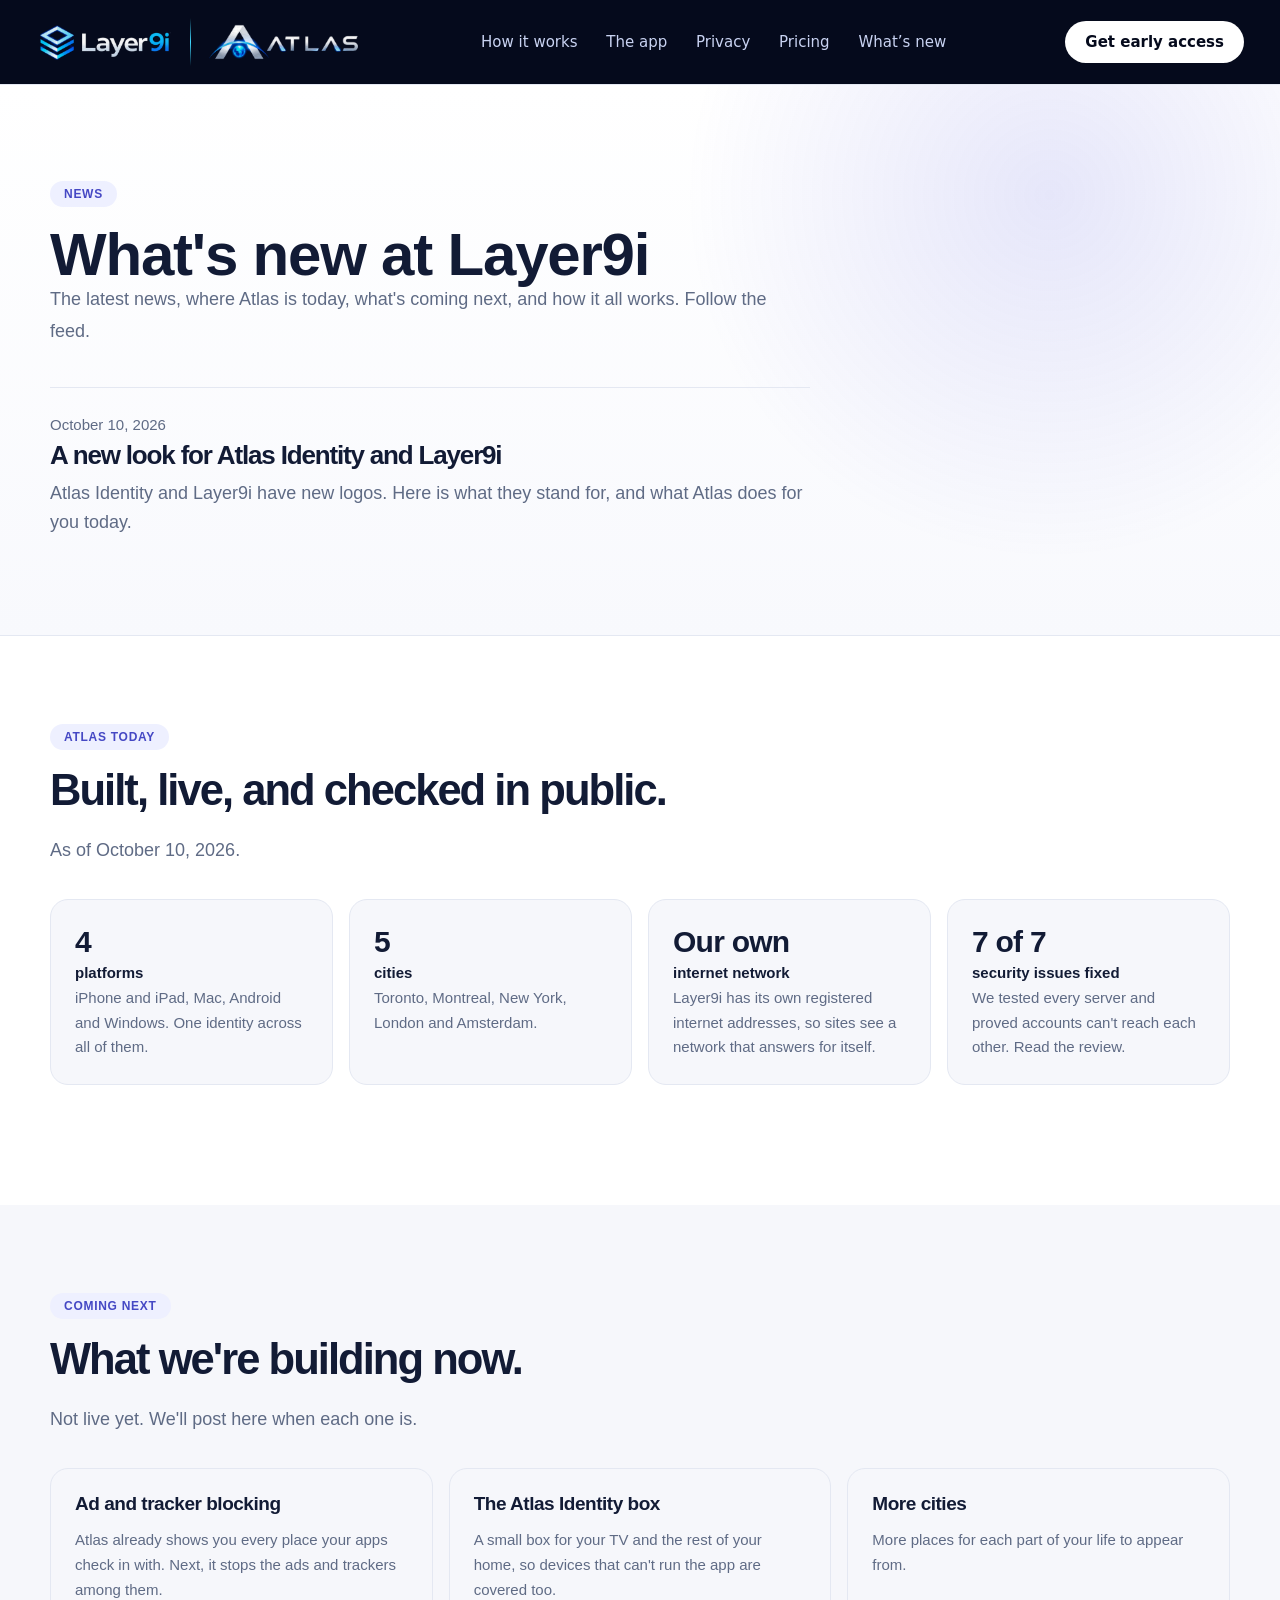
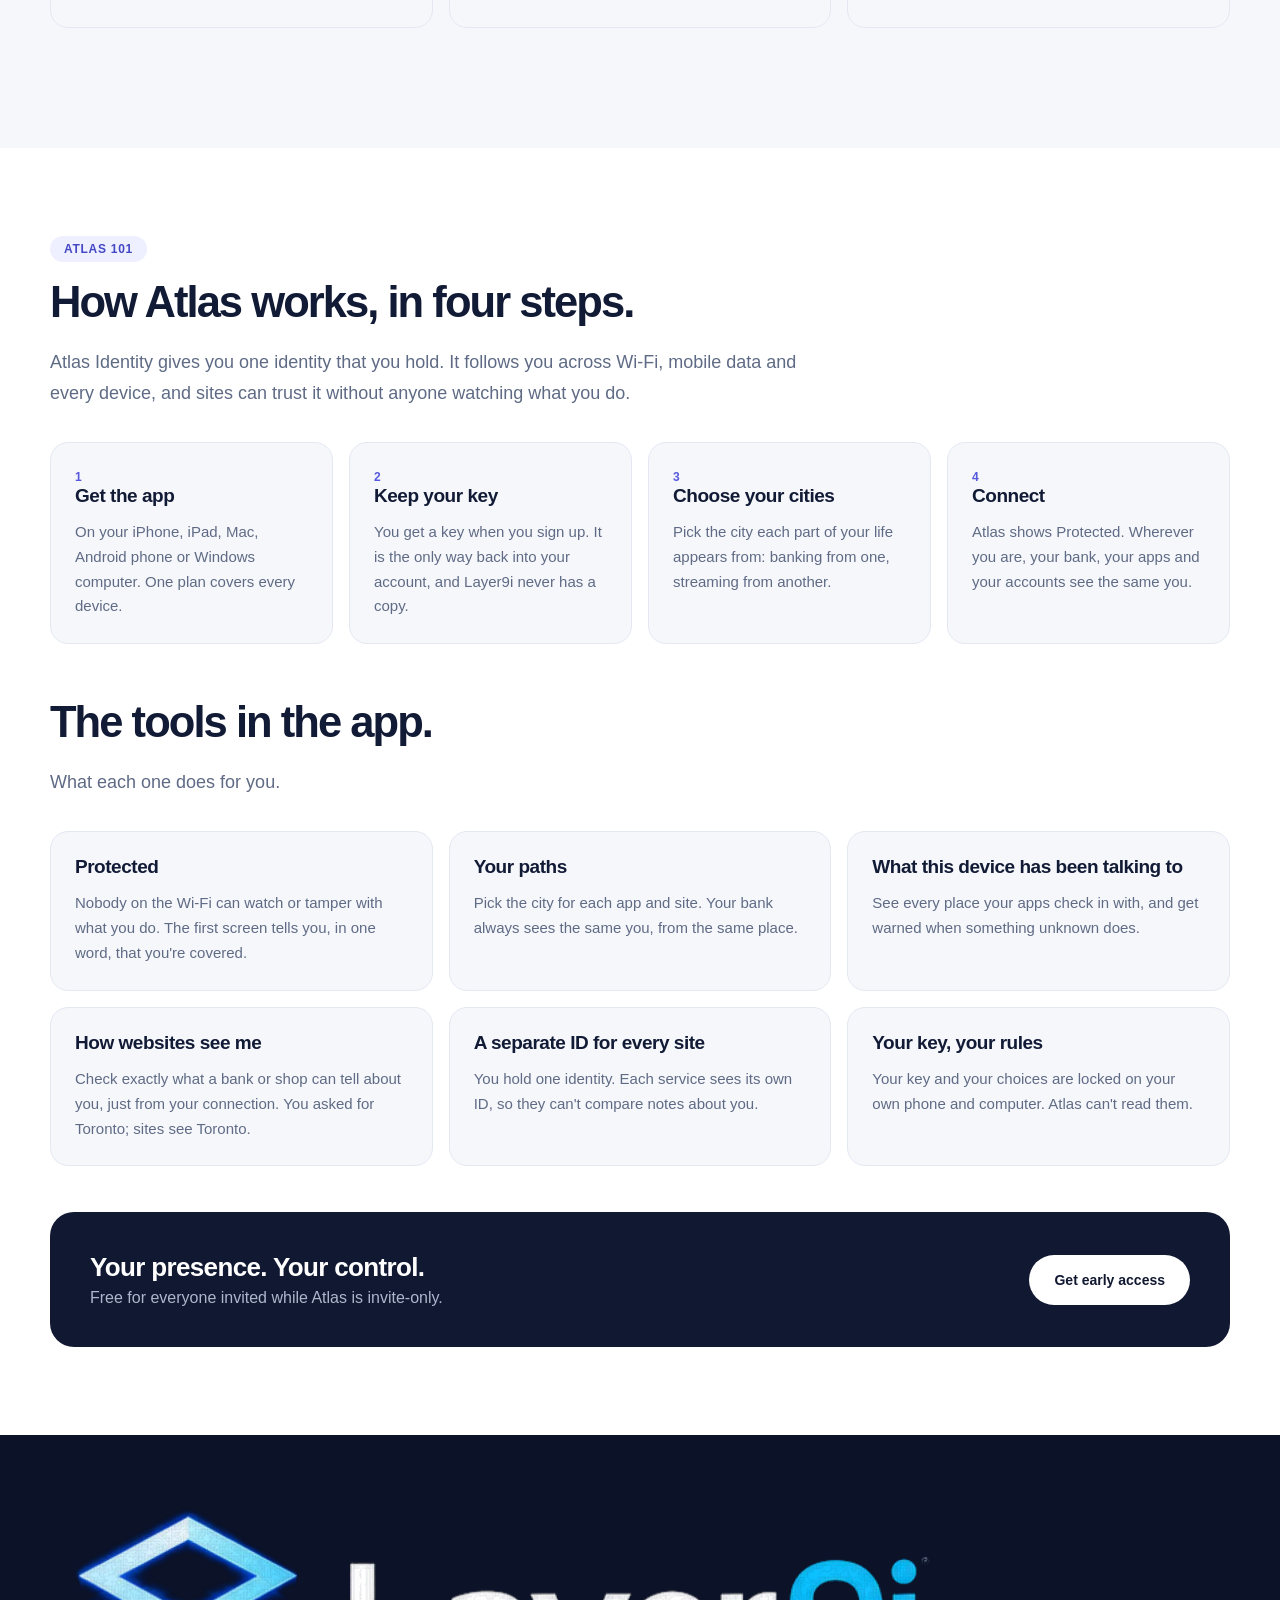
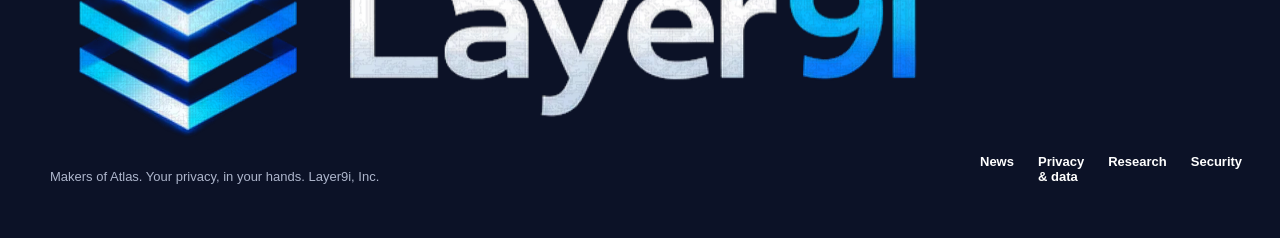
<file: news/index.html>
<!doctype html>
<html lang="en">
<head>
  <meta charset="utf-8">
  <meta name="viewport" content="width=device-width,initial-scale=1">
  <meta name="description" content="What&#x27;s new at Layer9i and Atlas Identity: the latest news, where Atlas is today, what&#x27;s coming next, and how it works.">
  <link rel="canonical" href="https://layer9i.com/news/">
  <meta property="og:type" content="website">
  <meta property="og:site_name" content="Layer9i">
  <meta property="og:url" content="https://layer9i.com/news/">
  <meta property="og:title" content="What&#x27;s new at Layer9i | Atlas Identity">
  <meta property="og:description" content="What&#x27;s new at Layer9i and Atlas Identity: the latest news, where Atlas is today, what&#x27;s coming next, and how it works.">
  <meta property="og:image" content="https://layer9i.com/assets/brand/atlas-share.png">
  <meta property="og:image:alt" content="Atlas Identity: your presence, your control.">
  <meta name="twitter:card" content="summary_large_image">
  <link rel="alternate" type="application/rss+xml" title="Atlas Identity news" href="https://layer9i.com/news/feed.xml">
  <script type="application/ld+json">{"@context":"https://schema.org","@type":"Blog","name":"Atlas Identity news","url":"https://layer9i.com/news/","description":"What's new at Layer9i and Atlas Identity: the latest news, where Atlas is today, what's coming next, and how it works.","publisher":{"@id":"https://layer9i.com/#org"},"isPartOf":{"@id":"https://layer9i.com/#site"}}</script>
  <title>What&#x27;s new at Layer9i | Atlas Identity</title>
  <link rel="icon" type="image/svg+xml" href="../assets/brand/atlas-a.svg">
  <link rel="stylesheet" href="../style.css?v=20260929">
</head>
<body>
<header class="site-header"><div style="position: relative; z-index: 2; background: #050A1C; color: #FFFFFF; font-family: 'Montserrat', system-ui, sans-serif">
<div style="max-width: 1240px; margin: 0 auto; padding: 0 16px; box-sizing: border-box; display: flex; align-items: center; justify-content: space-between; height: 84px">
<a href="../index.html" aria-label="Layer9i, makers of Atlas Identity: home" style="display: flex; align-items: center; gap: clamp(8px, 1.6vw, 16px); text-decoration: none">
<picture style="display: block"><source srcset="../assets/brand/layer9i-logo.webp" type="image/webp"><img src="../assets/brand/layer9i-logo.png" alt="Layer9i" width="900" height="260" style="height: clamp(18px, 5vw, 40px); width: auto; display: block"></picture>
<span aria-hidden="true" style="align-self: center; width: 1px; height: clamp(22px, 6vw, 48px); background: linear-gradient(transparent, #3FD8FF, transparent)"></span>
<picture style="display: block"><source srcset="../assets/brand/atlas-logo.webp" type="image/webp"><img src="../assets/brand/atlas-logo.png" alt="Atlas Identity" width="900" height="233" style="height: clamp(18px, 5vw, 40px); width: auto; display: block"></picture>
</a>
<nav class="navlinks" aria-label="Main" style="font-size: 15px; font-weight: 500">
<a href="../index.html#story" style="color: #C9D3F2; text-decoration: none; margin: 0 12px">How it works</a>
<a href="../index.html#app" style="color: #C9D3F2; text-decoration: none; margin: 0 12px">The app</a>
<a href="../trust.html" style="color: #C9D3F2; text-decoration: none; margin: 0 12px">Privacy</a>
<a href="../index.html#pricing" style="color: #C9D3F2; text-decoration: none; margin: 0 12px">Pricing</a>
<a href="../news/" style="color: #C9D3F2; text-decoration: none; margin: 0 12px">What&#8217;s new</a>
</nav>
<a href="../index.html#join" style="background: #FFFFFF; color: #050A1C; font-weight: 600; font-size: 15px; text-decoration: none; padding: 12px 20px; border-radius: 999px">Get early access</a>
</div>
</div>
</header>
<main>
<section class="pitch-hero"><div class="container"><div class="pitch-block">
<span class="pitch-tag">News</span>
<h1 style="margin: 0; font-size: clamp(38px, 6vw, 60px); letter-spacing: -0.02em">What's new at Layer9i</h1>
<p class="pitch-lead">The latest news, where Atlas is today, what's coming next, and how it all works. <a href="feed.xml">Follow the feed</a>.</p>
<ul style="list-style: none; margin: 40px 0 0; padding: 0">
<li style="padding: 28px 0; border-top: 1px solid var(--line)"><time datetime="2026-10-10" style="color: var(--muted); font-size: 15px">October 10, 2026</time><h2 style="margin: 8px 0 0; font-size: 26px"><a href="new-look/" style="color: var(--ink)">A new look for Atlas Identity and Layer9i</a></h2><p style="margin: 10px 0 0; font-size: 18px; line-height: 1.6; color: var(--muted)">Atlas Identity and Layer9i have new logos. Here is what they stand for, and what Atlas does for you today.</p></li>
</ul></div></div></section>

<section class="pitch-section section-white" id="today"><div class="container"><div class="pitch-block">
<span class="pitch-tag">Atlas today</span>
<h2>Built, live, and checked in public.</h2>
<p>As of <time datetime="2026-10-10">October 10, 2026</time>.</p>
</div><div class="principle-cards" style="grid-template-columns: repeat(auto-fit, minmax(240px, 1fr))">
<article><h3 style="font-size: 30px; margin-bottom: 2px">4</h3><p style="font-weight: 700; color: var(--ink)">platforms</p><p>iPhone and iPad, Mac, Android and Windows. One identity across all of them.</p></article>
<article><h3 style="font-size: 30px; margin-bottom: 2px">5</h3><p style="font-weight: 700; color: var(--ink)">cities</p><p>Toronto, Montreal, New York, London and Amsterdam.</p></article>
<article><h3 style="font-size: 30px; margin-bottom: 2px">Our own</h3><p style="font-weight: 700; color: var(--ink)">internet network</p><p>Layer9i has its own registered internet addresses, so sites see a network that answers for itself.</p></article>
<article><h3 style="font-size: 30px; margin-bottom: 2px">7 of 7</h3><p style="font-weight: 700; color: var(--ink)">security issues fixed</p><p>We tested every server and proved accounts can&#x27;t reach each other. <a href="../atlas/investors/security/">Read the review</a>.</p></article>
</div></div></section>

<section class="pitch-section" id="next"><div class="container"><div class="pitch-block">
<span class="pitch-tag">Coming next</span>
<h2>What we're building now.</h2>
<p>Not live yet. We'll post here when each one is.</p>
</div><div class="principle-cards" style="grid-template-columns: repeat(auto-fit, minmax(240px, 1fr))">
<article><h3>Ad and tracker blocking</h3><p>Atlas already shows you every place your apps check in with. Next, it stops the ads and trackers among them.</p></article>
<article><h3>The Atlas Identity box</h3><p>A small box for your TV and the rest of your home, so devices that can&#x27;t run the app are covered too.</p></article>
<article><h3>More cities</h3><p>More places for each part of your life to appear from.</p></article>
</div></div></section>

<section class="pitch-section section-white" id="atlas-101"><div class="container"><div class="pitch-block">
<span class="pitch-tag">Atlas 101</span>
<h2>How Atlas works, in four steps.</h2>
<p>Atlas Identity gives you one identity that you hold. It follows you across Wi-Fi, mobile data and every device, and sites can trust it without anyone watching what you do.</p>
</div><div class="principle-cards review-question-grid" style="grid-template-columns: repeat(auto-fit, minmax(240px, 1fr))">
<article><span>1</span><h3>Get the app</h3><p>On your iPhone, iPad, Mac, Android phone or Windows computer. One plan covers every device.</p></article>
<article><span>2</span><h3>Keep your key</h3><p>You get a key when you sign up. It is the only way back into your account, and Layer9i never has a copy.</p></article>
<article><span>3</span><h3>Choose your cities</h3><p>Pick the city each part of your life appears from: banking from one, streaming from another.</p></article>
<article><span>4</span><h3>Connect</h3><p>Atlas shows Protected. Wherever you are, your bank, your apps and your accounts see the same you.</p></article>
</div>
<div class="pitch-block" style="margin-top: 56px"><h2>The tools in the app.</h2><p>What each one does for you.</p></div>
<div class="principle-cards" style="grid-template-columns: repeat(auto-fit, minmax(300px, 1fr))">
<article><h3>Protected</h3><p>Nobody on the Wi-Fi can watch or tamper with what you do. The first screen tells you, in one word, that you&#x27;re covered.</p></article>
<article><h3>Your paths</h3><p>Pick the city for each app and site. Your bank always sees the same you, from the same place.</p></article>
<article><h3>What this device has been talking to</h3><p>See every place your apps check in with, and get warned when something unknown does.</p></article>
<article><h3>How websites see me</h3><p>Check exactly what a bank or shop can tell about you, just from your connection. You asked for Toronto; sites see Toronto.</p></article>
<article><h3>A separate ID for every site</h3><p>You hold one identity. Each service sees its own ID, so they can&#x27;t compare notes about you.</p></article>
<article><h3>Your key, your rules</h3><p>Your key and your choices are locked on your own phone and computer. Atlas can&#x27;t read them.</p></article>
</div>
<div class="pitch-cta"><div><h3>Your presence. Your control.</h3><p>Free for everyone invited while Atlas is invite-only.</p></div><a class="button" href="../index.html#join" style="background: #fff; color: var(--dark); padding: 14px 24px; border-radius: 999px; font-weight: 700; text-decoration: none">Get early access</a></div>
</div></section>
</main>
<footer class="site-footer">
  <div class="container footer-grid">
    <div><a class="brand footer-brand" href="../"><picture style="display: block"><source srcset="../assets/brand/layer9i-logo.webp" type="image/webp"><img loading="lazy" decoding="async" width="900" height="260" src="../assets/brand/layer9i-logo.png" alt="Layer9i" class="brand-logo"></picture></a><p>Makers of Atlas. Your privacy, in your hands. Layer9i, Inc.</p></div>
    <div class="footer-links"><a href="../news/">News</a><a href="../trust.html">Privacy &amp; data</a><a href="https://research.layer9i.com">Research</a><a href="../atlas/investors/security/">Security</a></div>
  </div>
</footer>
<script src="../assets/js/site.js"></script>
</body>
</html>
</file>
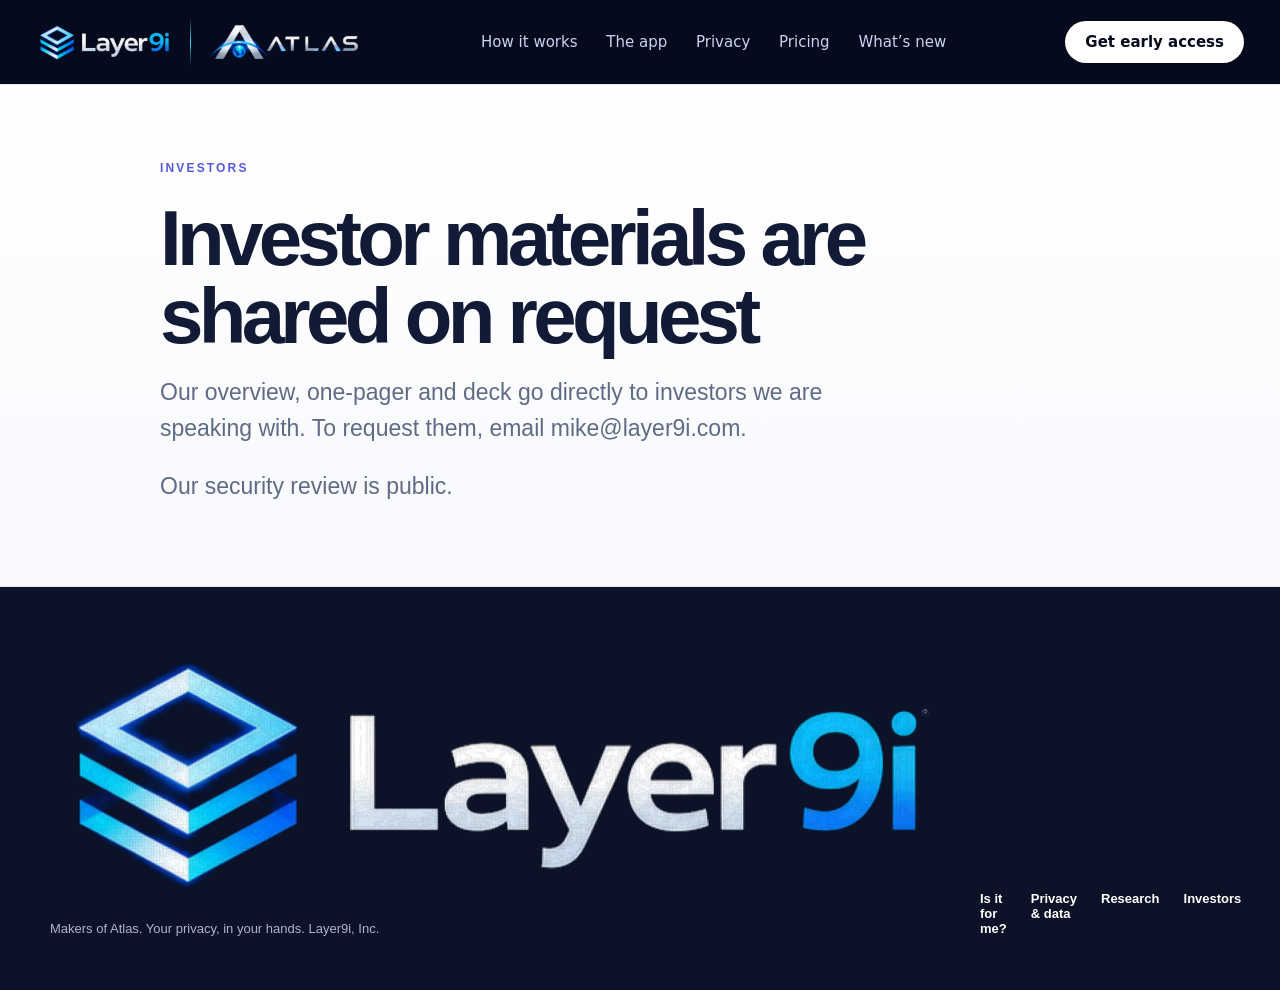
<file: atlas/investors/index.html>
<!doctype html>
<html lang="en">
<head>
  <meta name="robots" content="noindex, nofollow">
  <meta charset="utf-8">
  <meta name="viewport" content="width=device-width,initial-scale=1">
  <meta name="description" content="Layer9i investor materials are shared on request.">
  <meta property="og:type" content="website">
  <meta property="og:site_name" content="Layer9i">
  <meta property="og:url" content="https://layer9i.com/atlas/investors/">
  <meta property="og:title" content="Investors — Atlas | Layer9i">
  <meta property="og:description" content="Layer9i investor materials are shared on request.">
  <meta property="og:image" content="https://layer9i.com/assets/brand/atlas-share.png">
  <meta property="og:image:width" content="1200">
  <meta property="og:image:height" content="630">
  <meta property="og:image:alt" content="Layer9i Atlas: your own identity, across every service and network.">
  <meta name="twitter:card" content="summary_large_image">
  <title>Investors — Atlas | Layer9i</title>
  <link rel="icon" type="image/svg+xml" href="../../assets/brand/layer9i-mark.svg">
  <link rel="stylesheet" href="../../style.css?v=20260929">
</head>
<body>
<header class="site-header"><div style="position: relative; z-index: 2; background: #050A1C; color: #FFFFFF; font-family: 'Montserrat', system-ui, sans-serif">
<div style="max-width: 1240px; margin: 0 auto; padding: 0 16px; box-sizing: border-box; display: flex; align-items: center; justify-content: space-between; height: 84px">
<a href="../../index.html" aria-label="Layer9i, makers of Atlas Identity: home" style="display: flex; align-items: center; gap: clamp(8px, 1.6vw, 16px); text-decoration: none">
<picture style="display: block"><source srcset="../../assets/brand/layer9i-logo.webp" type="image/webp"><img src="../../assets/brand/layer9i-logo.png" alt="Layer9i" width="900" height="260" style="height: clamp(18px, 5vw, 40px); width: auto; display: block"></picture>
<span aria-hidden="true" style="align-self: center; width: 1px; height: clamp(22px, 6vw, 48px); background: linear-gradient(transparent, #3FD8FF, transparent)"></span>
<picture style="display: block"><source srcset="../../assets/brand/atlas-logo.webp" type="image/webp"><img src="../../assets/brand/atlas-logo.png" alt="Atlas Identity" width="900" height="233" style="height: clamp(18px, 5vw, 40px); width: auto; display: block"></picture>
</a>
<nav class="navlinks" aria-label="Main" style="font-size: 15px; font-weight: 500">
<a href="../../index.html#story" style="color: #C9D3F2; text-decoration: none; margin: 0 12px">How it works</a>
<a href="../../index.html#app" style="color: #C9D3F2; text-decoration: none; margin: 0 12px">The app</a>
<a href="../../trust.html" style="color: #C9D3F2; text-decoration: none; margin: 0 12px">Privacy</a>
<a href="../../index.html#pricing" style="color: #C9D3F2; text-decoration: none; margin: 0 12px">Pricing</a>
<a href="../../news/" style="color: #C9D3F2; text-decoration: none; margin: 0 12px">What&#8217;s new</a>
</nav>
<a href="../../index.html#join" style="background: #FFFFFF; color: #050A1C; font-weight: 600; font-size: 15px; text-decoration: none; padding: 12px 20px; border-radius: 999px">Get early access</a>
</div>
</div>
</header>

<main>
<section class="paper-hero">
  <div class="paper-shell">
    <p class="eyebrow">Investors</p>
    <h1 class="paper-title">Investor materials are shared on request</h1>
    <p class="paper-deck">Our overview, one-pager and deck go directly to investors we are speaking with. To request them, email <a href="mailto:mike@layer9i.com">mike@layer9i.com</a>.</p>
    <p class="paper-deck">Our <a href="security/">security review</a> is public.</p>
  </div>
</section>
</main>

<footer class="site-footer">
  <div class="container footer-grid">
    <div><a class="brand footer-brand" href="../../"><picture style="display: block"><source srcset="../../assets/brand/layer9i-logo.webp" type="image/webp"><img loading="lazy" decoding="async" class="brand-logo" src="../../assets/brand/layer9i-logo.png" alt="Layer9i" width="900" height="260"></picture></a><p>Makers of Atlas. Your privacy, in your hands. Layer9i, Inc.</p></div>
    <div class="footer-links"><a href="../../#for-you">Is it for me?</a><a href="../../trust.html">Privacy &amp; data</a><a href="https://research.layer9i.com">Research</a><a href="../../atlas/investors/">Investors</a></div>
  </div>
</footer>
<script src="../../assets/js/site.js"></script>
</body>
</html>
</file>
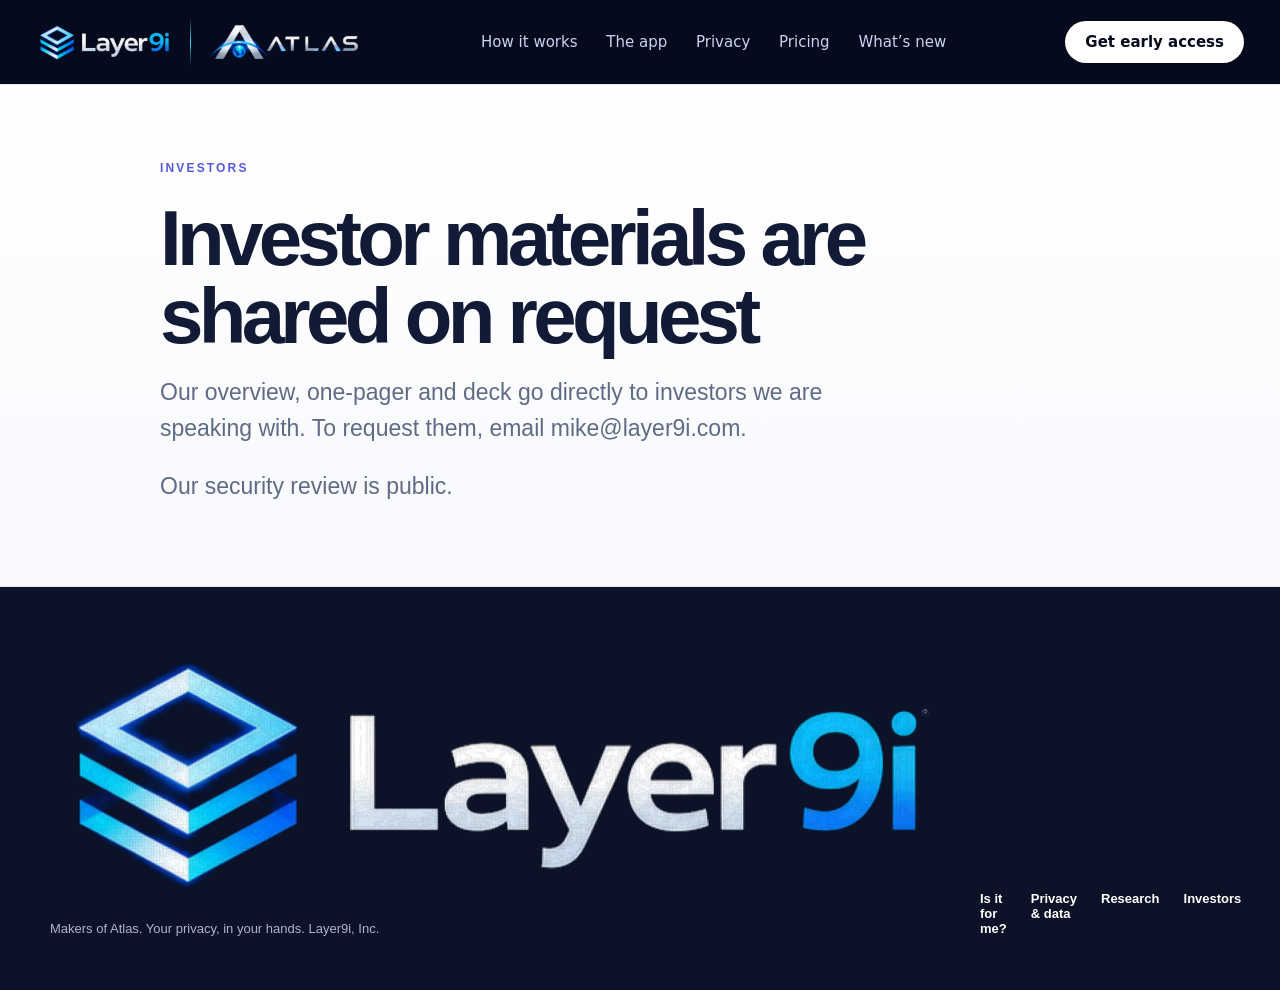
<file: atlas/one-pager/index.html>
<!doctype html>
<html lang="en">
<head>
  <meta name="robots" content="noindex, nofollow">
  <meta charset="utf-8">
  <meta name="viewport" content="width=device-width,initial-scale=1">
  <meta name="description" content="Layer9i investor materials are shared on request.">
  <meta property="og:type" content="website">
  <meta property="og:site_name" content="Layer9i">
  <meta property="og:url" content="https://layer9i.com/atlas/one-pager/">
  <meta property="og:title" content="One-Pager — Atlas | Layer9i">
  <meta property="og:description" content="Layer9i investor materials are shared on request.">
  <meta property="og:image" content="https://layer9i.com/assets/brand/atlas-share.png">
  <meta property="og:image:width" content="1200">
  <meta property="og:image:height" content="630">
  <meta property="og:image:alt" content="Layer9i Atlas: your own identity, across every service and network.">
  <meta name="twitter:card" content="summary_large_image">
  <title>One-Pager — Atlas | Layer9i</title>
  <link rel="icon" type="image/svg+xml" href="../../assets/brand/layer9i-mark.svg">
  <link rel="stylesheet" href="../../style.css?v=20260929">
</head>
<body>
<header class="site-header"><div style="position: relative; z-index: 2; background: #050A1C; color: #FFFFFF; font-family: 'Montserrat', system-ui, sans-serif">
<div style="max-width: 1240px; margin: 0 auto; padding: 0 16px; box-sizing: border-box; display: flex; align-items: center; justify-content: space-between; height: 84px">
<a href="../../index.html" aria-label="Layer9i, makers of Atlas Identity: home" style="display: flex; align-items: center; gap: clamp(8px, 1.6vw, 16px); text-decoration: none">
<picture style="display: block"><source srcset="../../assets/brand/layer9i-logo.webp" type="image/webp"><img src="../../assets/brand/layer9i-logo.png" alt="Layer9i" width="900" height="260" style="height: clamp(18px, 5vw, 40px); width: auto; display: block"></picture>
<span aria-hidden="true" style="align-self: center; width: 1px; height: clamp(22px, 6vw, 48px); background: linear-gradient(transparent, #3FD8FF, transparent)"></span>
<picture style="display: block"><source srcset="../../assets/brand/atlas-logo.webp" type="image/webp"><img src="../../assets/brand/atlas-logo.png" alt="Atlas Identity" width="900" height="233" style="height: clamp(18px, 5vw, 40px); width: auto; display: block"></picture>
</a>
<nav class="navlinks" aria-label="Main" style="font-size: 15px; font-weight: 500">
<a href="../../index.html#story" style="color: #C9D3F2; text-decoration: none; margin: 0 12px">How it works</a>
<a href="../../index.html#app" style="color: #C9D3F2; text-decoration: none; margin: 0 12px">The app</a>
<a href="../../trust.html" style="color: #C9D3F2; text-decoration: none; margin: 0 12px">Privacy</a>
<a href="../../index.html#pricing" style="color: #C9D3F2; text-decoration: none; margin: 0 12px">Pricing</a>
<a href="../../news/" style="color: #C9D3F2; text-decoration: none; margin: 0 12px">What&#8217;s new</a>
</nav>
<a href="../../index.html#join" style="background: #FFFFFF; color: #050A1C; font-weight: 600; font-size: 15px; text-decoration: none; padding: 12px 20px; border-radius: 999px">Get early access</a>
</div>
</div>
</header>

<main>
<section class="paper-hero">
  <div class="paper-shell">
    <p class="eyebrow">Investors</p>
    <h1 class="paper-title">Investor materials are shared on request</h1>
    <p class="paper-deck">Our overview, one-pager and deck go directly to investors we are speaking with. To request them, email <a href="mailto:mike@layer9i.com">mike@layer9i.com</a>.</p>
    <p class="paper-deck">Our <a href="../investors/security/">security review</a> is public.</p>
  </div>
</section>
</main>

<footer class="site-footer">
  <div class="container footer-grid">
    <div><a class="brand footer-brand" href="../../"><picture style="display: block"><source srcset="../../assets/brand/layer9i-logo.webp" type="image/webp"><img loading="lazy" decoding="async" class="brand-logo" src="../../assets/brand/layer9i-logo.png" alt="Layer9i" width="900" height="260"></picture></a><p>Makers of Atlas. Your privacy, in your hands. Layer9i, Inc.</p></div>
    <div class="footer-links"><a href="../../#for-you">Is it for me?</a><a href="../../trust.html">Privacy &amp; data</a><a href="https://research.layer9i.com">Research</a><a href="../../atlas/investors/">Investors</a></div>
  </div>
</footer>
<script src="../../assets/js/site.js"></script>
</body>
</html>
</file>
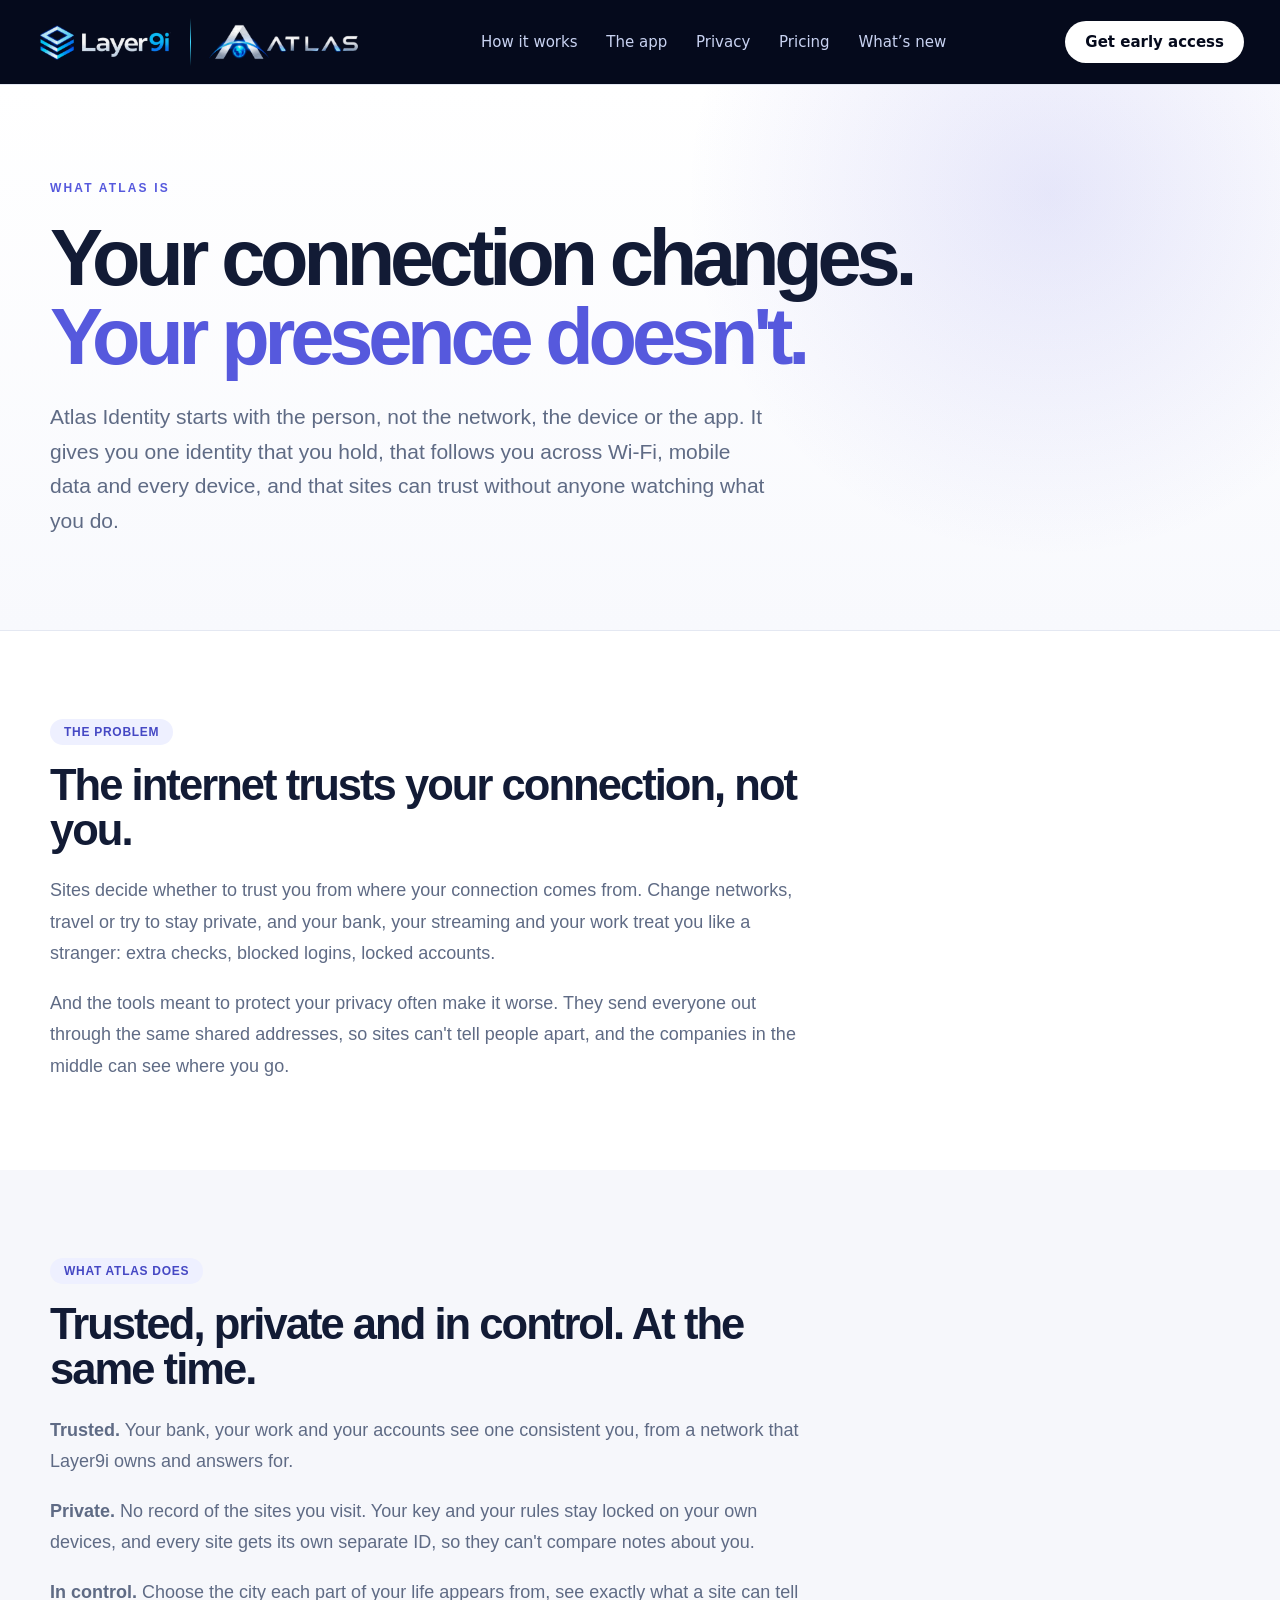
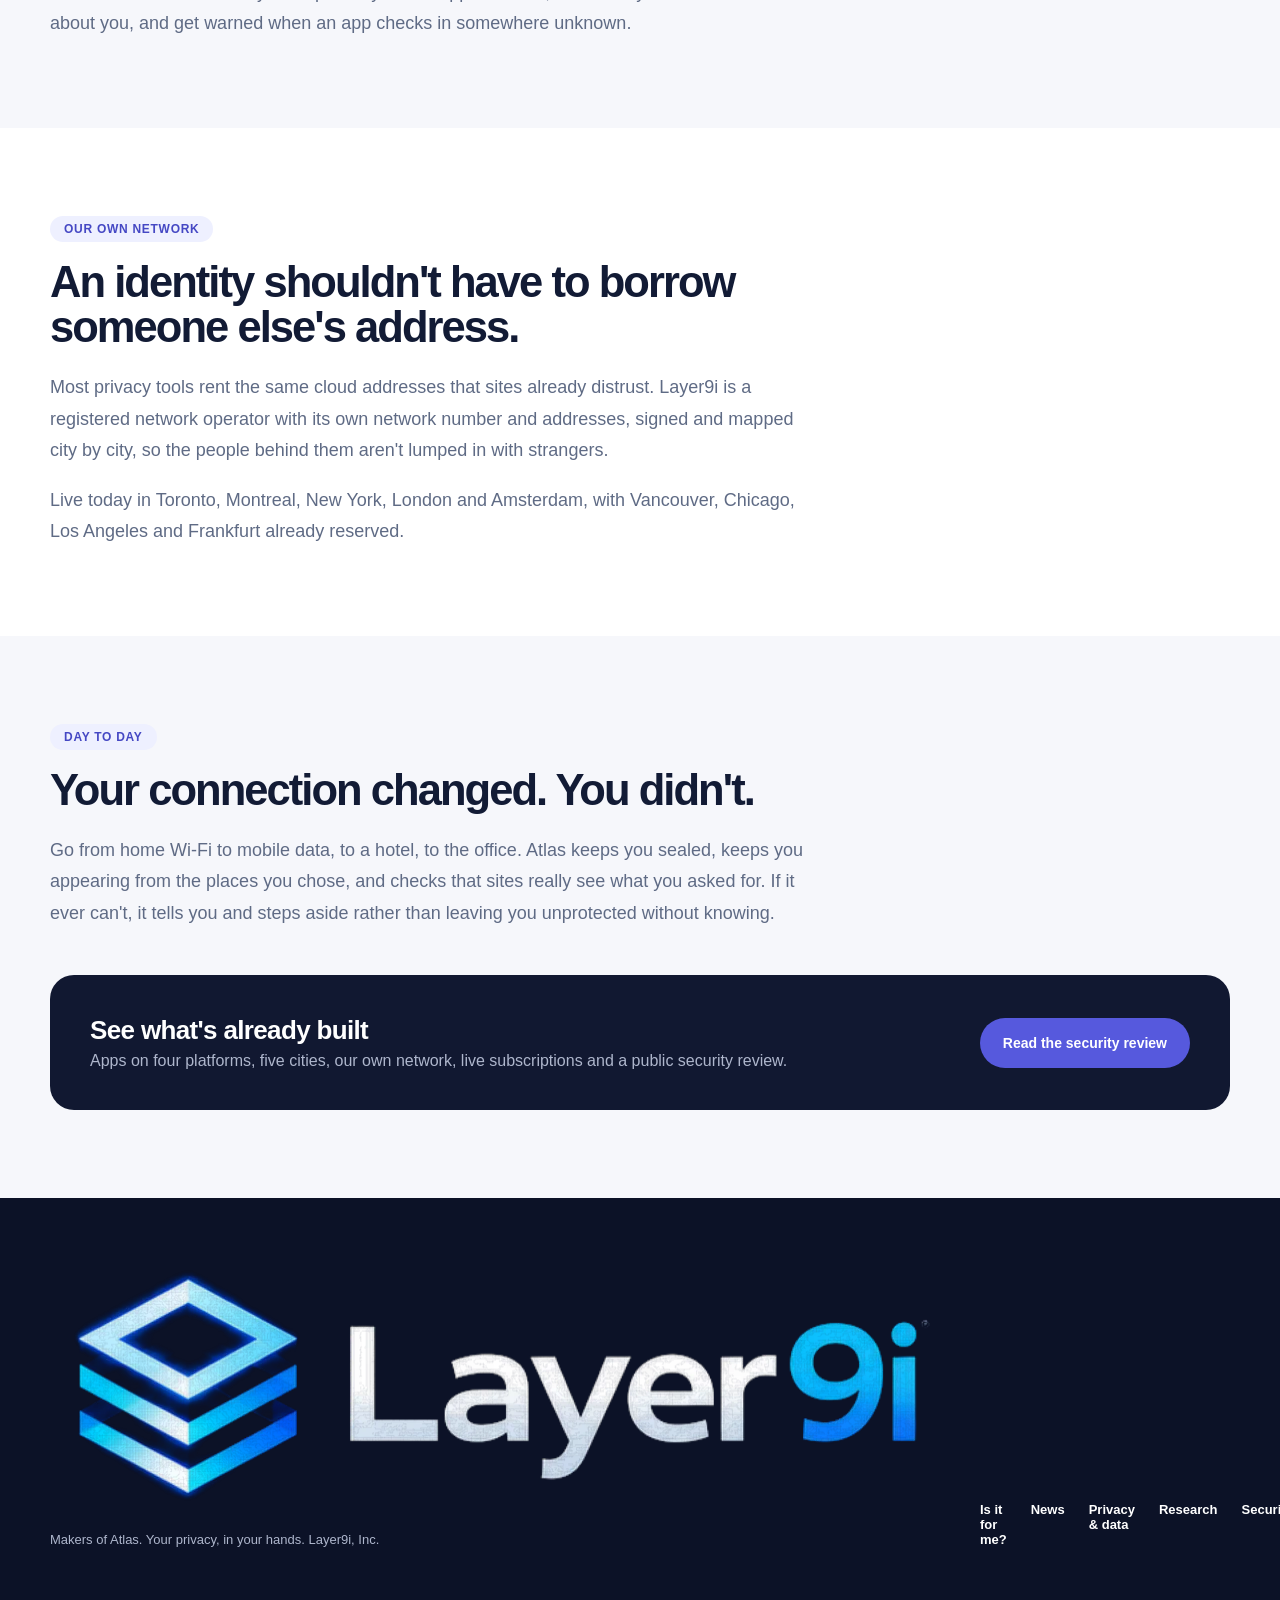
<file: atlas/pitch/index.html>
<!doctype html>
<html lang="en">
<head>
  <meta charset="utf-8">
  <meta name="viewport" content="width=device-width,initial-scale=1">
  <meta name="description" content="Atlas Identity gives you one identity you hold, that follows you across every network and device, and that sites can trust without anyone watching what you do.">
  <link rel="canonical" href="https://layer9i.com/atlas/pitch/">
  <meta property="og:type" content="website">
  <meta property="og:site_name" content="Layer9i">
  <meta property="og:url" content="https://layer9i.com/atlas/pitch/">
  <meta property="og:title" content="What Atlas Is — Atlas Identity | Layer9i">
  <meta property="og:description" content="Atlas Identity gives you one identity you hold, that follows you across every network and device, and that sites can trust without anyone watching what you do.">
  <meta property="og:image" content="https://layer9i.com/assets/brand/atlas-share.png">
  <meta property="og:image:width" content="1200">
  <meta property="og:image:height" content="630">
  <meta property="og:image:alt" content="Layer9i Atlas: your own identity, across every service and network.">
  <meta name="twitter:card" content="summary_large_image">
  <script type="application/ld+json">{"@context":"https://schema.org","@type":"WebPage","name":"What Atlas Is — Atlas Identity | Layer9i","url":"https://layer9i.com/atlas/pitch/","description":"Atlas Identity gives you one identity you hold, that follows you across every network and device, and that sites can trust without anyone watching what you do.","isPartOf":{"@id":"https://layer9i.com/#site"},"publisher":{"@id":"https://layer9i.com/#org"},"breadcrumb":{"@type":"BreadcrumbList","itemListElement":[{"@type":"ListItem","position":1,"name":"Home","item":"https://layer9i.com/"},{"@type":"ListItem","position":2,"name":"What Atlas Is","item":"https://layer9i.com/atlas/pitch/"}]}}</script>
  <title>What Atlas Is — Atlas Identity | Layer9i</title>
  <link rel="icon" type="image/svg+xml" href="../../assets/brand/layer9i-mark.svg">
  <link rel="stylesheet" href="../../style.css?v=20260929">
</head>
<body>
<header class="site-header"><div style="position: relative; z-index: 2; background: #050A1C; color: #FFFFFF; font-family: 'Montserrat', system-ui, sans-serif">
<div style="max-width: 1240px; margin: 0 auto; padding: 0 16px; box-sizing: border-box; display: flex; align-items: center; justify-content: space-between; height: 84px">
<a href="../../index.html" aria-label="Layer9i, makers of Atlas Identity: home" style="display: flex; align-items: center; gap: clamp(8px, 1.6vw, 16px); text-decoration: none">
<picture style="display: block"><source srcset="../../assets/brand/layer9i-logo.webp" type="image/webp"><img src="../../assets/brand/layer9i-logo.png" alt="Layer9i" width="900" height="260" style="height: clamp(18px, 5vw, 40px); width: auto; display: block"></picture>
<span aria-hidden="true" style="align-self: center; width: 1px; height: clamp(22px, 6vw, 48px); background: linear-gradient(transparent, #3FD8FF, transparent)"></span>
<picture style="display: block"><source srcset="../../assets/brand/atlas-logo.webp" type="image/webp"><img src="../../assets/brand/atlas-logo.png" alt="Atlas Identity" width="900" height="233" style="height: clamp(18px, 5vw, 40px); width: auto; display: block"></picture>
</a>
<nav class="navlinks" aria-label="Main" style="font-size: 15px; font-weight: 500">
<a href="../../index.html#story" style="color: #C9D3F2; text-decoration: none; margin: 0 12px">How it works</a>
<a href="../../index.html#app" style="color: #C9D3F2; text-decoration: none; margin: 0 12px">The app</a>
<a href="../../trust.html" style="color: #C9D3F2; text-decoration: none; margin: 0 12px">Privacy</a>
<a href="../../index.html#pricing" style="color: #C9D3F2; text-decoration: none; margin: 0 12px">Pricing</a>
<a href="../../news/" style="color: #C9D3F2; text-decoration: none; margin: 0 12px">What&#8217;s new</a>
</nav>
<a href="../../index.html#join" style="background: #FFFFFF; color: #050A1C; font-weight: 600; font-size: 15px; text-decoration: none; padding: 12px 20px; border-radius: 999px">Get early access</a>
</div>
</div>
</header>

<main>
<section class="pitch-hero">
  <div class="container">
    <p class="eyebrow">What Atlas is</p>
    <h1>Your connection changes.<span>Your presence doesn't.</span></h1>
    <p class="pitch-lead">Atlas Identity starts with the person, not the network, the device or the app. It gives you one identity that you hold, that follows you across Wi-Fi, mobile data and every device, and that sites can trust without anyone watching what you do.</p>
  </div>
</section>

<section class="pitch-section section-white">
  <div class="container">
    <div class="pitch-block">
      <span class="pitch-tag">The problem</span>
      <h2>The internet trusts your connection, not you.</h2>
      <p>Sites decide whether to trust you from where your connection comes from. Change networks, travel or try to stay private, and your bank, your streaming and your work treat you like a stranger: extra checks, blocked logins, locked accounts.</p>
      <p>And the tools meant to protect your privacy often make it worse. They send everyone out through the same shared addresses, so sites can't tell people apart, and the companies in the middle can see where you go.</p>
    </div>
  </div>
</section>

<section class="pitch-section">
  <div class="container">
    <div class="pitch-block">
      <span class="pitch-tag">What Atlas does</span>
      <h2>Trusted, private and in control. At the same time.</h2>
      <p><strong>Trusted.</strong> Your bank, your work and your accounts see one consistent you, from a network that Layer9i owns and answers for.</p>
      <p><strong>Private.</strong> No record of the sites you visit. Your key and your rules stay locked on your own devices, and every site gets its own separate ID, so they can't compare notes about you.</p>
      <p><strong>In control.</strong> Choose the city each part of your life appears from, see exactly what a site can tell about you, and get warned when an app checks in somewhere unknown.</p>
    </div>
  </div>
</section>

<section class="pitch-section section-white">
  <div class="container">
    <div class="pitch-block">
      <span class="pitch-tag">Our own network</span>
      <h2>An identity shouldn't have to borrow someone else's address.</h2>
      <p>Most privacy tools rent the same cloud addresses that sites already distrust. Layer9i is a registered network operator with its own network number and addresses, signed and mapped city by city, so the people behind them aren't lumped in with strangers.</p>
      <p>Live today in Toronto, Montreal, New York, London and Amsterdam, with Vancouver, Chicago, Los Angeles and Frankfurt already reserved.</p>
    </div>
  </div>
</section>

<section class="pitch-section">
  <div class="container">
    <div class="pitch-block">
      <span class="pitch-tag">Day to day</span>
      <h2>Your connection changed. You didn't.</h2>
      <p>Go from home Wi-Fi to mobile data, to a hotel, to the office. Atlas keeps you sealed, keeps you appearing from the places you chose, and checks that sites really see what you asked for. If it ever can't, it tells you and steps aside rather than leaving you unprotected without knowing.</p>
    </div>
    <div class="pitch-cta">
      <div>
        <h3>See what's already built</h3>
        <p>Apps on four platforms, five cities, our own network, live subscriptions and a public security review.</p>
      </div>
      <a class="button button-primary" href="../investors/security/">Read the security review</a>
    </div>
  </div>
</section>
</main>

<footer class="site-footer">
  <div class="container footer-grid">
    <div><a class="brand footer-brand" href="../../"><picture style="display: block"><source srcset="../../assets/brand/layer9i-logo.webp" type="image/webp"><img loading="lazy" decoding="async" class="brand-logo" src="../../assets/brand/layer9i-logo.png" alt="Layer9i" width="900" height="260"></picture></a><p>Makers of Atlas. Your privacy, in your hands. Layer9i, Inc.</p></div>
    <div class="footer-links"><a href="../../#for-you">Is it for me?</a><a href="../../news/">News</a><a href="../../trust.html">Privacy &amp; data</a><a href="https://research.layer9i.com">Research</a><a href="../investors/security/">Security</a></div>
  </div>
</footer>
<script src="../../assets/js/site.js"></script>
</body>
</html>
</file>
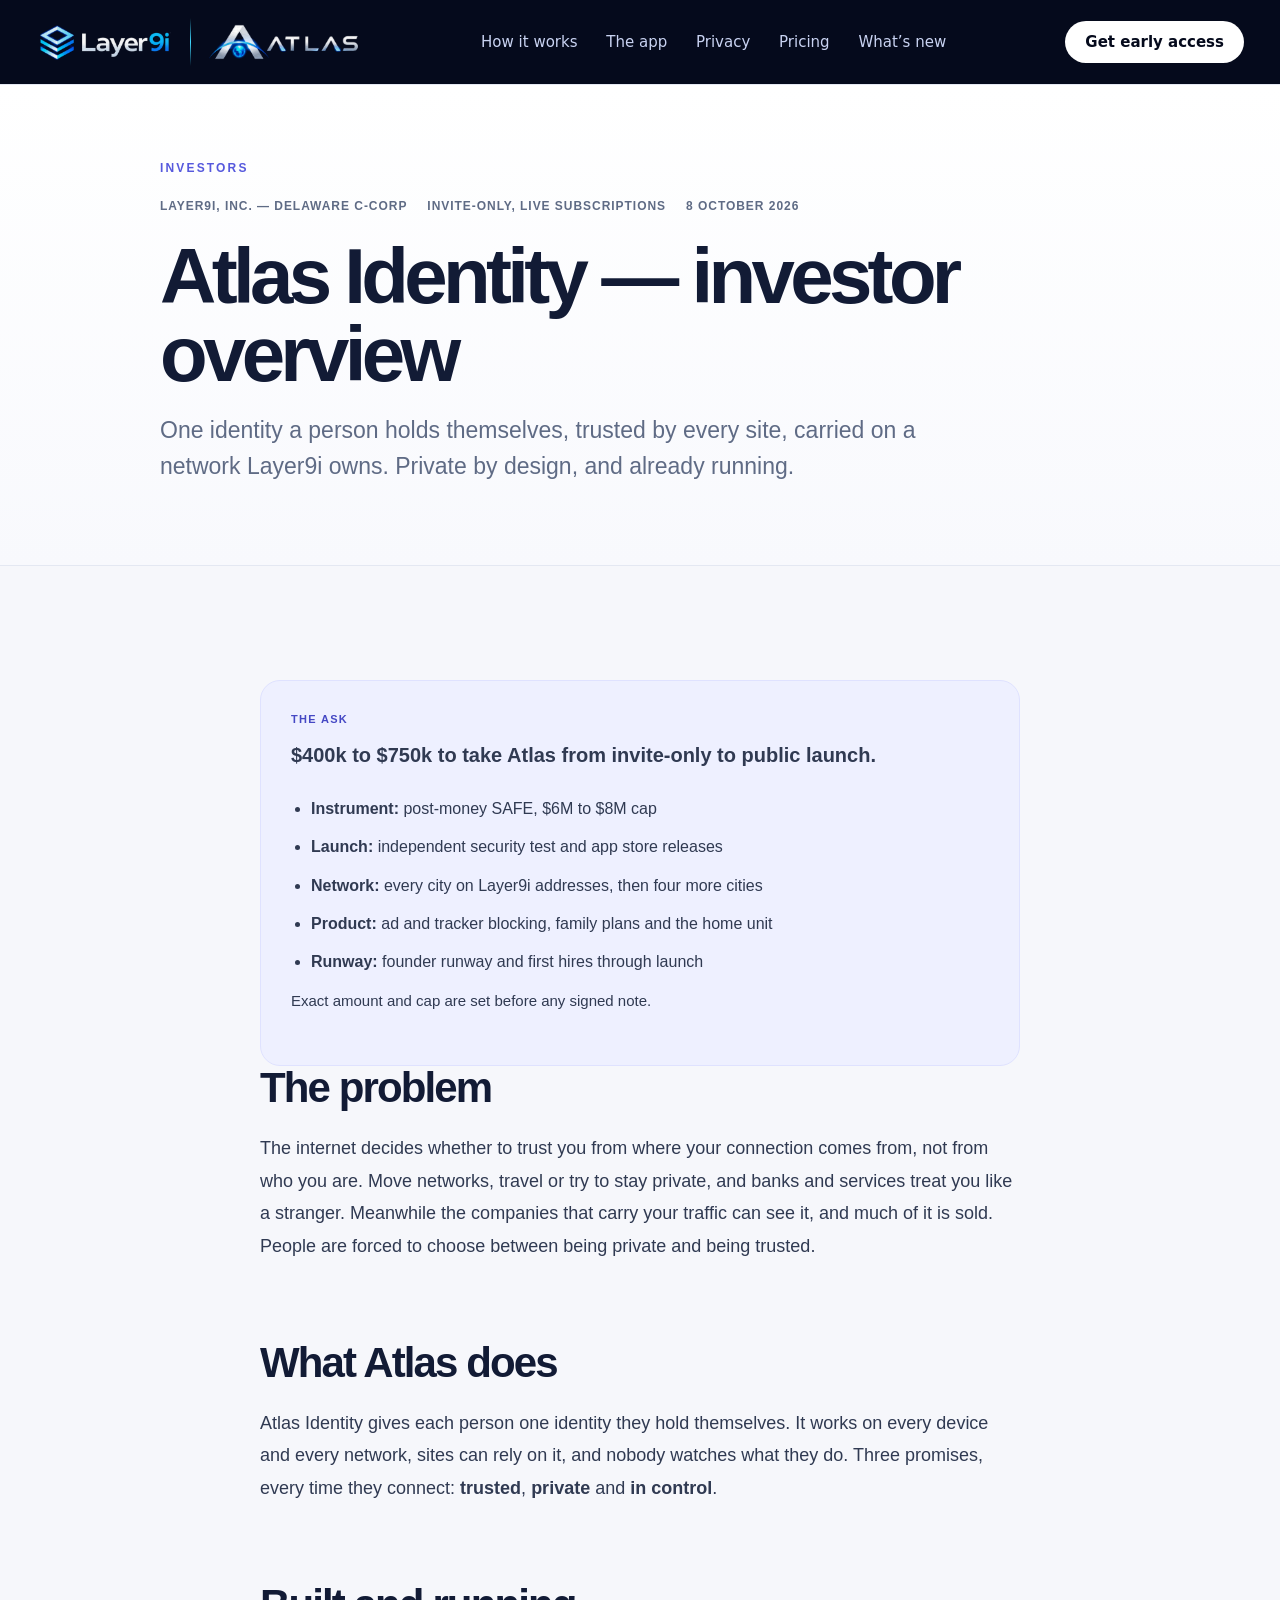
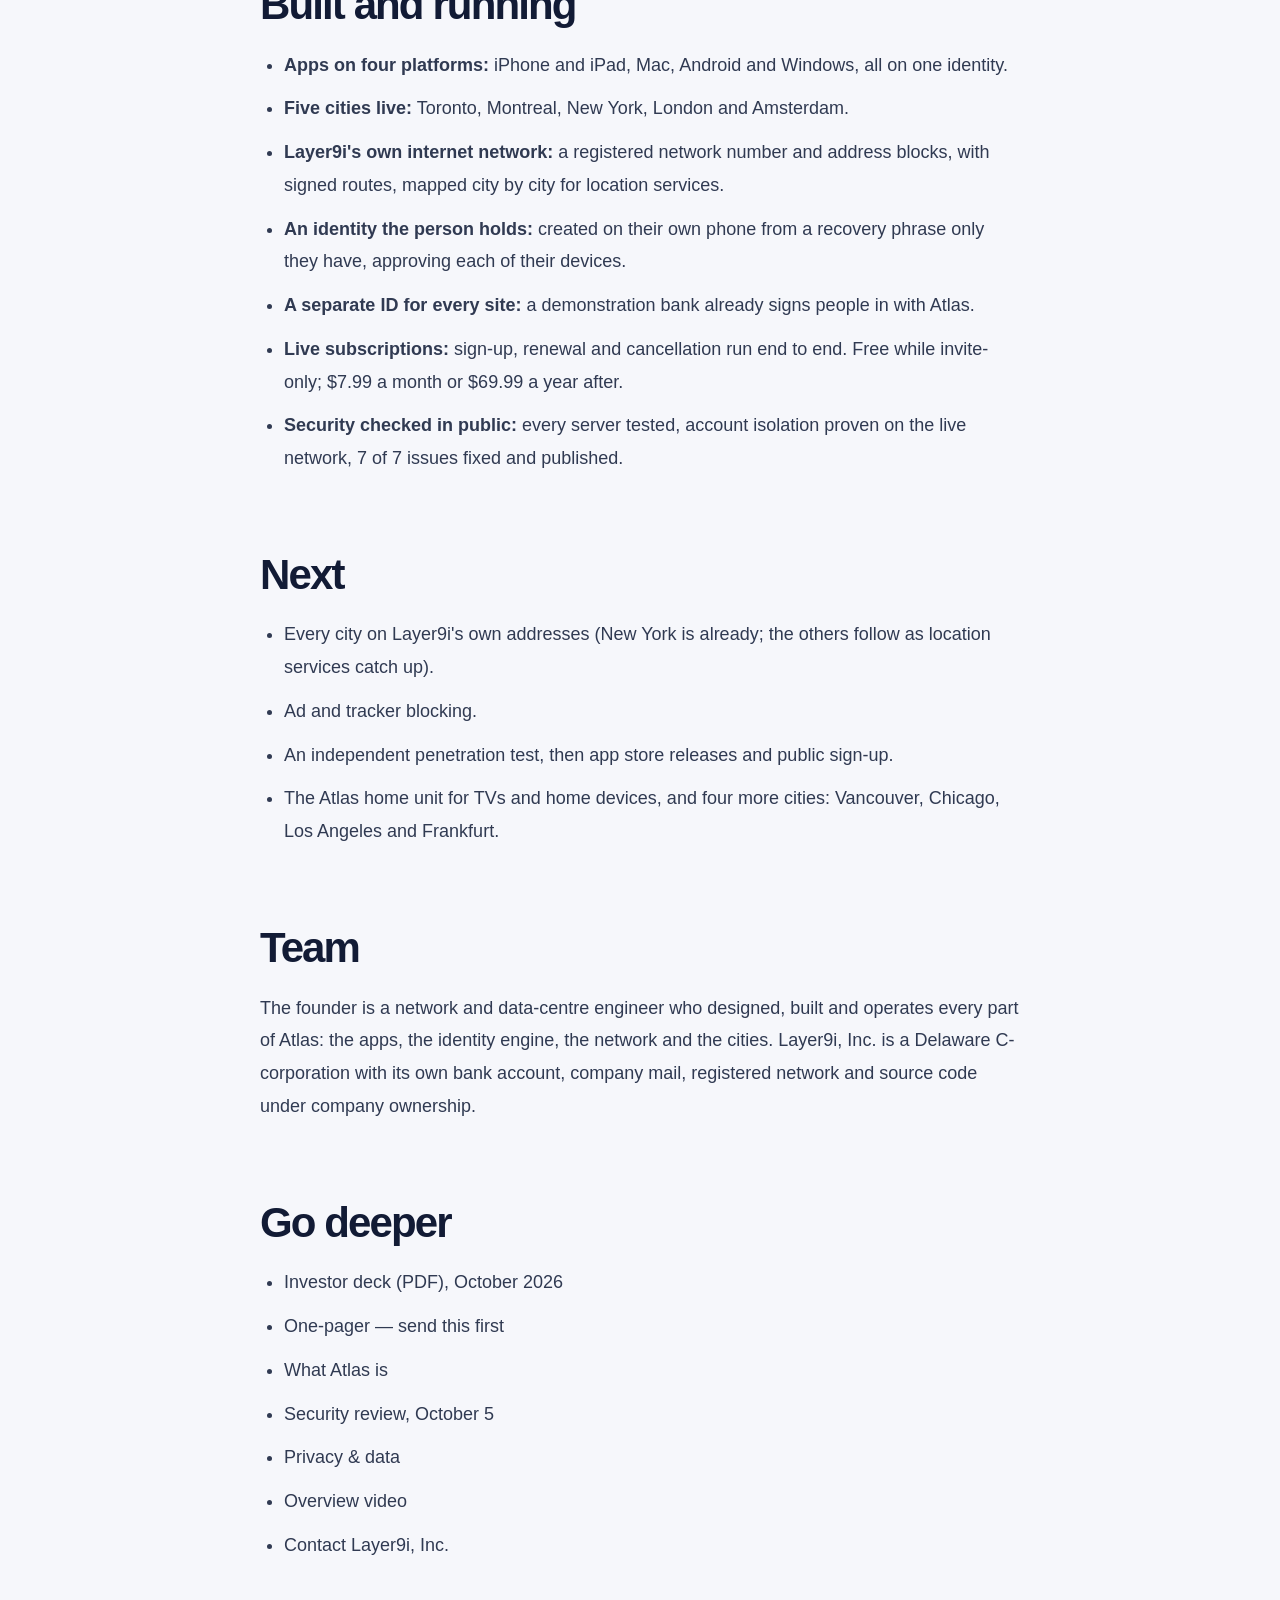
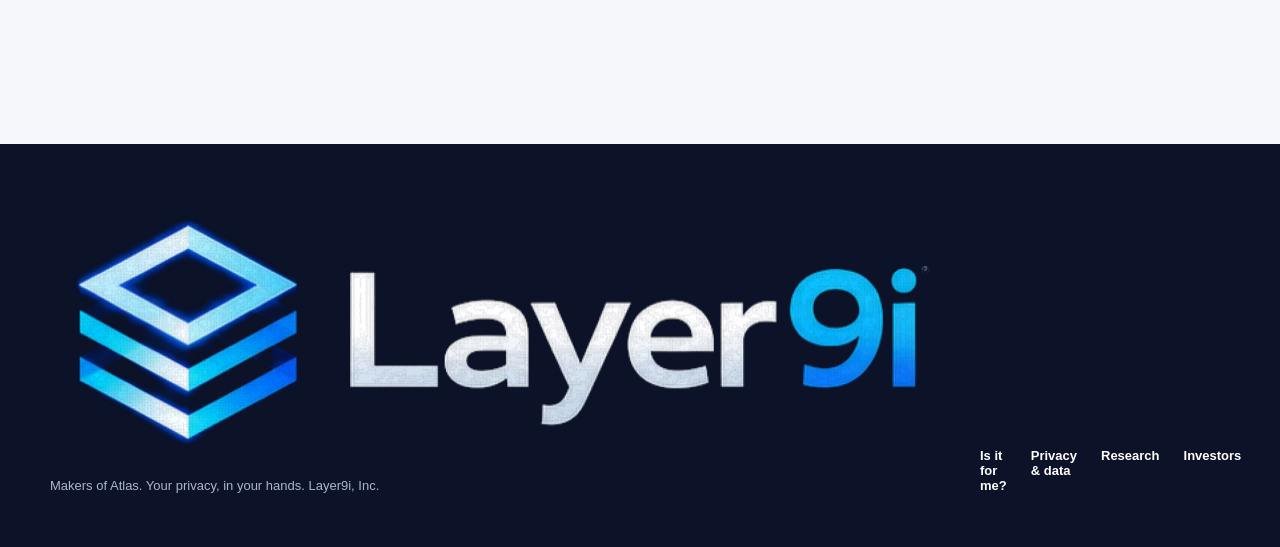
<file: i/sizkifxurl6f/index.html>
<!doctype html>
<html lang="en">
<head>
  <meta name="robots" content="noindex, nofollow">
  <meta charset="utf-8">
  <meta name="viewport" content="width=device-width,initial-scale=1">
  <meta name="description" content="Atlas Identity investor overview: one identity a person holds, trusted by every site, on Layer9i&#x27;s own network. Apps on four platforms, five cities, live subscriptions. Raising $400k to $750k to launch.">
  <meta property="og:type" content="website">
  <meta property="og:site_name" content="Layer9i">
  <meta property="og:url" content="https://layer9i.com/i/sizkifxurl6f/">
  <meta property="og:title" content="Investors — Atlas | Layer9i">
  <meta property="og:description" content="Atlas Identity investor overview: one identity a person holds, trusted by every site, on Layer9i&#x27;s own network. Apps on four platforms, five cities, live subscriptions. Raising $400k to $750k to launch.">
  <meta property="og:image" content="https://layer9i.com/assets/brand/atlas-share.png">
  <meta property="og:image:width" content="1200">
  <meta property="og:image:height" content="630">
  <meta property="og:image:alt" content="Layer9i Atlas: your own identity, across every service and network.">
  <meta name="twitter:card" content="summary_large_image">
  <title>Investors — Atlas | Layer9i</title>
  <link rel="icon" type="image/svg+xml" href="../../assets/brand/layer9i-mark.svg">
  <link rel="stylesheet" href="../../style.css?v=20260929">
</head>
<body>
<header class="site-header"><div style="position: relative; z-index: 2; background: #050A1C; color: #FFFFFF; font-family: 'Montserrat', system-ui, sans-serif">
<div style="max-width: 1240px; margin: 0 auto; padding: 0 16px; box-sizing: border-box; display: flex; align-items: center; justify-content: space-between; height: 84px">
<a href="../../index.html" aria-label="Layer9i, makers of Atlas Identity: home" style="display: flex; align-items: center; gap: clamp(8px, 1.6vw, 16px); text-decoration: none">
<picture style="display: block"><source srcset="../../assets/brand/layer9i-logo.webp" type="image/webp"><img src="../../assets/brand/layer9i-logo.png" alt="Layer9i" width="900" height="260" style="height: clamp(18px, 5vw, 40px); width: auto; display: block"></picture>
<span aria-hidden="true" style="align-self: center; width: 1px; height: clamp(22px, 6vw, 48px); background: linear-gradient(transparent, #3FD8FF, transparent)"></span>
<picture style="display: block"><source srcset="../../assets/brand/atlas-logo.webp" type="image/webp"><img src="../../assets/brand/atlas-logo.png" alt="Atlas Identity" width="900" height="233" style="height: clamp(18px, 5vw, 40px); width: auto; display: block"></picture>
</a>
<nav class="navlinks" aria-label="Main" style="font-size: 15px; font-weight: 500">
<a href="../../index.html#story" style="color: #C9D3F2; text-decoration: none; margin: 0 12px">How it works</a>
<a href="../../index.html#app" style="color: #C9D3F2; text-decoration: none; margin: 0 12px">The app</a>
<a href="../../trust.html" style="color: #C9D3F2; text-decoration: none; margin: 0 12px">Privacy</a>
<a href="../../index.html#pricing" style="color: #C9D3F2; text-decoration: none; margin: 0 12px">Pricing</a>
<a href="../../news/" style="color: #C9D3F2; text-decoration: none; margin: 0 12px">What&#8217;s new</a>
</nav>
<a href="../../index.html#join" style="background: #FFFFFF; color: #050A1C; font-weight: 600; font-size: 15px; text-decoration: none; padding: 12px 20px; border-radius: 999px">Get early access</a>
</div>
</div>
</header>

<main>
<section class="paper-hero">
  <div class="paper-shell">
    <p class="eyebrow">Investors</p>
    <div class="paper-meta">
      <span>Layer9i, Inc. — Delaware C-corp</span>
      <span>Invite-only, live subscriptions</span>
      <span>8 October 2026</span>
    </div>
    <h1 class="paper-title">Atlas Identity — investor overview</h1>
    <p class="paper-deck">One identity a person holds themselves, trusted by every site, carried on a network Layer9i owns. Private by design, and already running.</p>
  </div>
</section>
<section class="paper-layout" style="display:block;">
  <article class="paper-body" style="max-width:760px; margin:0 auto;">
    <div class="thesis-card">
      <span class="thesis-label">The ask</span>
      <p>$400k to $750k to take Atlas from invite-only to public launch.</p>
      <ul style="margin:14px 0 0; padding-left:20px; font-size:16px; line-height:1.7;">
        <li><strong>Instrument:</strong> post-money SAFE, $6M to $8M cap</li>
        <li><strong>Launch:</strong> independent security test and app store releases</li>
        <li><strong>Network:</strong> every city on Layer9i addresses, then four more cities</li>
        <li><strong>Product:</strong> ad and tracker blocking, family plans and the home unit</li>
        <li><strong>Runway:</strong> founder runway and first hires through launch</li>
      </ul>
      <p style="margin-top:14px; font-size:15px; font-weight:400;">Exact amount and cap are set before any signed note.</p>
    </div>
    <section>
      <h2>The problem</h2>
      <p>The internet decides whether to trust you from where your connection comes from, not from who you are. Move networks, travel or try to stay private, and banks and services treat you like a stranger. Meanwhile the companies that carry your traffic can see it, and much of it is sold. People are forced to choose between being private and being trusted.</p>
    </section>
    <section>
      <h2>What Atlas does</h2>
      <p>Atlas Identity gives each person one identity they hold themselves. It works on every device and every network, sites can rely on it, and nobody watches what they do. Three promises, every time they connect: <strong>trusted</strong>, <strong>private</strong> and <strong>in control</strong>.</p>
    </section>
    <section>
      <h2>Built and running</h2>
      <ul>
      <li><strong>Apps on four platforms:</strong> iPhone and iPad, Mac, Android and Windows, all on one identity.</li>
      <li><strong>Five cities live:</strong> Toronto, Montreal, New York, London and Amsterdam.</li>
      <li><strong>Layer9i's own internet network:</strong> a registered network number and address blocks, with signed routes, mapped city by city for location services.</li>
      <li><strong>An identity the person holds:</strong> created on their own phone from a recovery phrase only they have, approving each of their devices.</li>
      <li><strong>A separate ID for every site:</strong> a demonstration bank already signs people in with Atlas.</li>
      <li><strong>Live subscriptions:</strong> sign-up, renewal and cancellation run end to end. Free while invite-only; $7.99 a month or $69.99 a year after.</li>
      <li><strong>Security checked in public:</strong> every server tested, account isolation proven on the live network, 7 of 7 issues fixed and <a href="../../atlas/investors/security/">published</a>.</li>
    </ul>
    </section>
    <section>
      <h2>Next</h2>
      <ul>
      <li>Every city on Layer9i's own addresses (New York is already; the others follow as location services catch up).</li>
      <li>Ad and tracker blocking.</li>
      <li>An independent penetration test, then app store releases and public sign-up.</li>
      <li>The Atlas home unit for TVs and home devices, and four more cities: Vancouver, Chicago, Los Angeles and Frankfurt.</li>
    </ul>
    </section>
    <section>
      <h2>Team</h2>
      <p>The founder is a network and data-centre engineer who designed, built and operates every part of Atlas: the apps, the identity engine, the network and the cities. Layer9i, Inc. is a Delaware C-corporation with its own bank account, company mail, registered network and source code under company ownership.</p>
    </section>
    <section>
      <h2>Go deeper</h2>
      <ul>
        <li><a href="Atlas-Identity-Investor-Deck.pdf" download>Investor deck (PDF), October 2026</a></li>
        <li><a href="one-pager/">One-pager</a> — send this first</li>
        <li><a href="../pitch/">What Atlas is</a></li>
        <li><a href="../../atlas/investors/security/">Security review, October 5</a></li>
        <li><a href="../../trust.html">Privacy &amp; data</a></li>
        <li><a href="https://layer9i.com/assets/video/atlas-identity-overview.mp4">Overview video</a></li>
        <li><a href="mailto:mike@layer9i.com">Contact Layer9i, Inc.</a></li>
      </ul>
    </section>
  </article>
</section>
</main>

<footer class="site-footer">
  <div class="container footer-grid">
    <div><a class="brand footer-brand" href="../../"><picture style="display: block"><source srcset="../../assets/brand/layer9i-logo.webp" type="image/webp"><img loading="lazy" decoding="async" class="brand-logo" src="../../assets/brand/layer9i-logo.png" alt="Layer9i" width="900" height="260"></picture></a><p>Makers of Atlas. Your privacy, in your hands. Layer9i, Inc.</p></div>
    <div class="footer-links"><a href="../../#for-you">Is it for me?</a><a href="../../trust.html">Privacy &amp; data</a><a href="https://research.layer9i.com">Research</a><a href="../../atlas/investors/">Investors</a></div>
  </div>
</footer>
<script src="../../assets/js/site.js"></script>
</body>
</html>
</file>
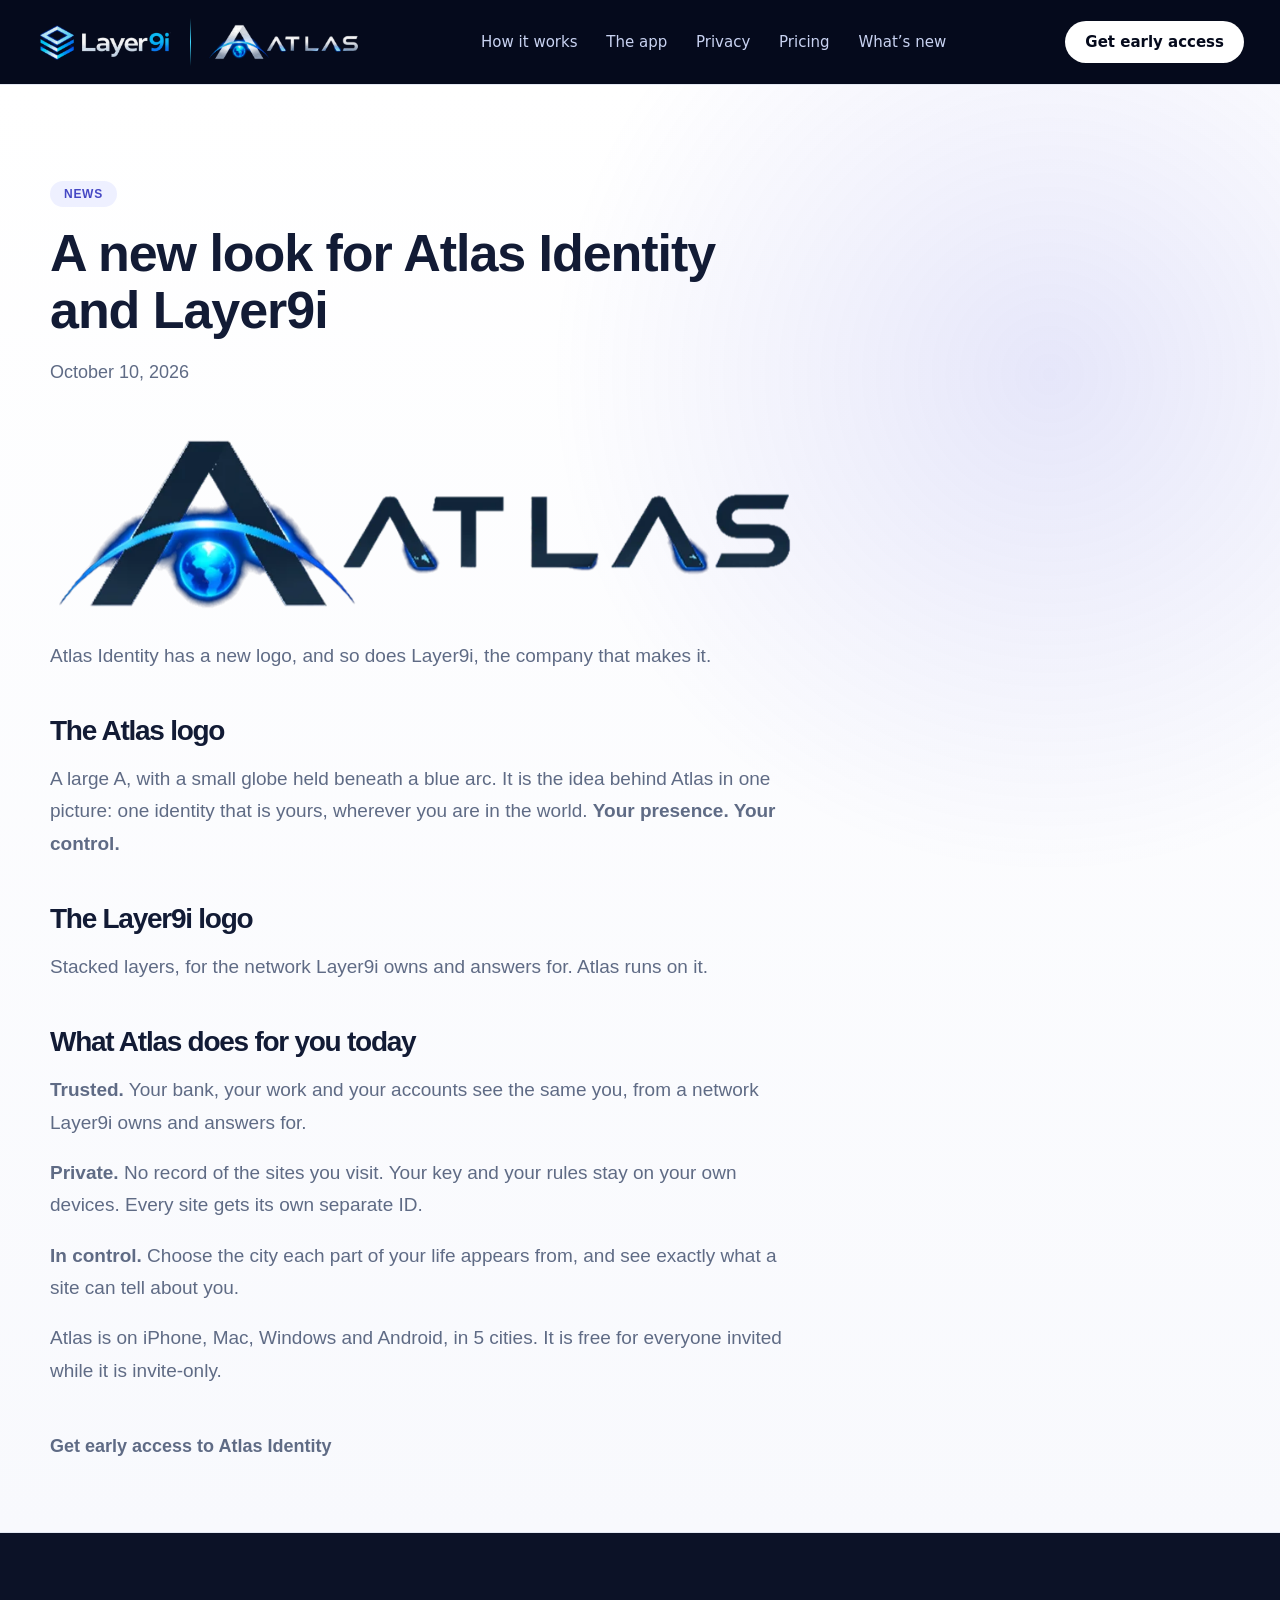
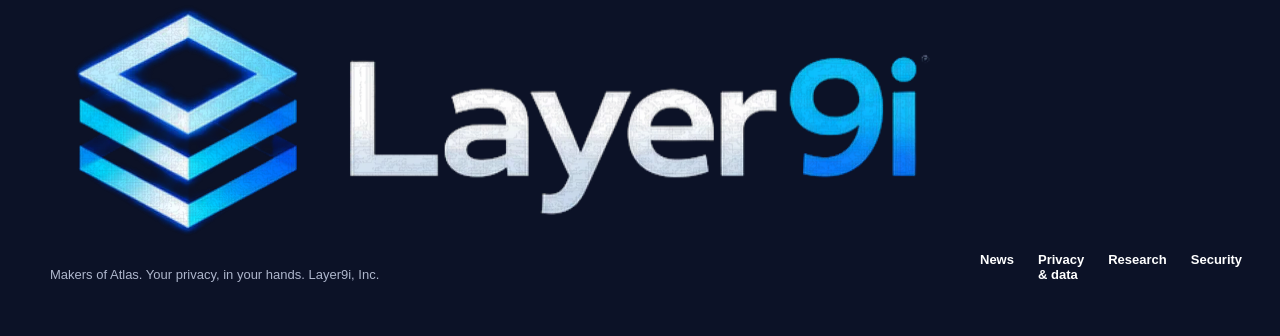
<file: news/new-look/index.html>
<!doctype html>
<html lang="en">
<head>
  <meta charset="utf-8">
  <meta name="viewport" content="width=device-width,initial-scale=1">
  <meta name="description" content="Atlas Identity and Layer9i have new logos. Here is what they stand for, and what Atlas does for you today.">
  <link rel="canonical" href="https://layer9i.com/news/new-look/">
  <meta property="og:type" content="article">
  <meta property="og:site_name" content="Layer9i">
  <meta property="og:url" content="https://layer9i.com/news/new-look/">
  <meta property="og:title" content="A new look for Atlas Identity and Layer9i | Atlas Identity">
  <meta property="og:description" content="Atlas Identity and Layer9i have new logos. Here is what they stand for, and what Atlas does for you today.">
  <meta property="og:image" content="https://layer9i.com/assets/brand/atlas-logo-light-bg.png">
  <meta property="og:image:alt" content="The Atlas Identity logo: a large A with a small globe beneath a blue arc, beside the word ATLAS.">
  <meta name="twitter:card" content="summary_large_image">
  <link rel="alternate" type="application/rss+xml" title="Atlas Identity news" href="https://layer9i.com/news/feed.xml">
  <script type="application/ld+json">{"@context":"https://schema.org","@type":"BlogPosting","headline":"A new look for Atlas Identity and Layer9i","description":"Atlas Identity and Layer9i have new logos. Here is what they stand for, and what Atlas does for you today.","datePublished":"2026-10-10","dateModified":"2026-10-10","image":"https://layer9i.com/assets/brand/atlas-logo-light-bg.png","url":"https://layer9i.com/news/new-look/","mainEntityOfPage":"https://layer9i.com/news/new-look/","author":{"@id":"https://layer9i.com/#org"},"publisher":{"@id":"https://layer9i.com/#org"},"isPartOf":{"@id":"https://layer9i.com/#site"}}</script>
  <title>A new look for Atlas Identity and Layer9i | Atlas Identity</title>
  <link rel="icon" type="image/svg+xml" href="../../assets/brand/atlas-a.svg">
  <link rel="stylesheet" href="../../style.css?v=20260929">
</head>
<body>
<header class="site-header"><div style="position: relative; z-index: 2; background: #050A1C; color: #FFFFFF; font-family: 'Montserrat', system-ui, sans-serif">
<div style="max-width: 1240px; margin: 0 auto; padding: 0 16px; box-sizing: border-box; display: flex; align-items: center; justify-content: space-between; height: 84px">
<a href="../../index.html" aria-label="Layer9i, makers of Atlas Identity: home" style="display: flex; align-items: center; gap: clamp(8px, 1.6vw, 16px); text-decoration: none">
<picture style="display: block"><source srcset="../../assets/brand/layer9i-logo.webp" type="image/webp"><img src="../../assets/brand/layer9i-logo.png" alt="Layer9i" width="900" height="260" style="height: clamp(18px, 5vw, 40px); width: auto; display: block"></picture>
<span aria-hidden="true" style="align-self: center; width: 1px; height: clamp(22px, 6vw, 48px); background: linear-gradient(transparent, #3FD8FF, transparent)"></span>
<picture style="display: block"><source srcset="../../assets/brand/atlas-logo.webp" type="image/webp"><img src="../../assets/brand/atlas-logo.png" alt="Atlas Identity" width="900" height="233" style="height: clamp(18px, 5vw, 40px); width: auto; display: block"></picture>
</a>
<nav class="navlinks" aria-label="Main" style="font-size: 15px; font-weight: 500">
<a href="../../index.html#story" style="color: #C9D3F2; text-decoration: none; margin: 0 12px">How it works</a>
<a href="../../index.html#app" style="color: #C9D3F2; text-decoration: none; margin: 0 12px">The app</a>
<a href="../../trust.html" style="color: #C9D3F2; text-decoration: none; margin: 0 12px">Privacy</a>
<a href="../../index.html#pricing" style="color: #C9D3F2; text-decoration: none; margin: 0 12px">Pricing</a>
<a href="../../news/" style="color: #C9D3F2; text-decoration: none; margin: 0 12px">What&#8217;s new</a>
</nav>
<a href="../../index.html#join" style="background: #FFFFFF; color: #050A1C; font-weight: 600; font-size: 15px; text-decoration: none; padding: 12px 20px; border-radius: 999px">Get early access</a>
</div>
</div>
</header>
<main>
<section class="pitch-hero"><div class="container"><article class="pitch-block">
<a class="pitch-tag" href="../">News</a>
<h1 style="margin: 0; font-size: clamp(34px, 5vw, 52px); line-height: 1.1; letter-spacing: -0.02em">A new look for Atlas Identity and Layer9i</h1>
<p style="margin: 18px 0 0; color: var(--muted)"><time datetime="2026-10-10">October 10, 2026</time></p>
<picture style="display: block"><source srcset="../../assets/brand/atlas-logo-light-bg.webp" type="image/webp"><img loading="lazy" decoding="async" width="900" height="233" src="../../assets/brand/atlas-logo-light-bg.png" alt="The Atlas Identity logo: a large A with a small globe beneath a blue arc, beside the word ATLAS." style="display: block; width: 100%; height: auto; margin-top: 36px; border-radius: 20px"></picture>
<p style="margin: 18px 0 0; font-size: 19px; line-height: 1.7; color: var(--muted)">Atlas Identity has a new logo, and so does Layer9i, the company that makes it.</p>
<h2 style="margin: 44px 0 0; font-size: 28px">The Atlas logo</h2>
<p style="margin: 18px 0 0; font-size: 19px; line-height: 1.7; color: var(--muted)">A large A, with a small globe held beneath a blue arc. It is the idea behind Atlas in one picture: one identity that is yours, wherever you are in the world. <strong>Your presence. Your control.</strong></p>
<h2 style="margin: 44px 0 0; font-size: 28px">The Layer9i logo</h2>
<p style="margin: 18px 0 0; font-size: 19px; line-height: 1.7; color: var(--muted)">Stacked layers, for the network Layer9i owns and answers for. Atlas runs on it.</p>
<h2 style="margin: 44px 0 0; font-size: 28px">What Atlas does for you today</h2>
<p style="margin: 18px 0 0; font-size: 19px; line-height: 1.7; color: var(--muted)"><strong>Trusted.</strong> Your bank, your work and your accounts see the same you, from a network Layer9i owns and answers for.</p>
<p style="margin: 18px 0 0; font-size: 19px; line-height: 1.7; color: var(--muted)"><strong>Private.</strong> No record of the sites you visit. Your key and your rules stay on your own devices. Every site gets its own separate ID.</p>
<p style="margin: 18px 0 0; font-size: 19px; line-height: 1.7; color: var(--muted)"><strong>In control.</strong> Choose the city each part of your life appears from, and see exactly what a site can tell about you.</p>
<p style="margin: 18px 0 0; font-size: 19px; line-height: 1.7; color: var(--muted)">Atlas is on iPhone, Mac, Windows and Android, in 5 cities. It is free for everyone invited while it is invite-only.</p>
<p style="margin: 44px 0 0"><a href="../../index.html#join" style="font-weight: 600">Get early access to Atlas Identity</a></p>
</article></div></section>
</main>
<footer class="site-footer">
  <div class="container footer-grid">
    <div><a class="brand footer-brand" href="../../"><picture style="display: block"><source srcset="../../assets/brand/layer9i-logo.webp" type="image/webp"><img loading="lazy" decoding="async" width="900" height="260" src="../../assets/brand/layer9i-logo.png" alt="Layer9i" class="brand-logo"></picture></a><p>Makers of Atlas. Your privacy, in your hands. Layer9i, Inc.</p></div>
    <div class="footer-links"><a href="../../news/">News</a><a href="../../trust.html">Privacy &amp; data</a><a href="https://research.layer9i.com">Research</a><a href="../../atlas/investors/security/">Security</a></div>
  </div>
</footer>
<script src="../../assets/js/site.js"></script>
</body>
</html>
</file>
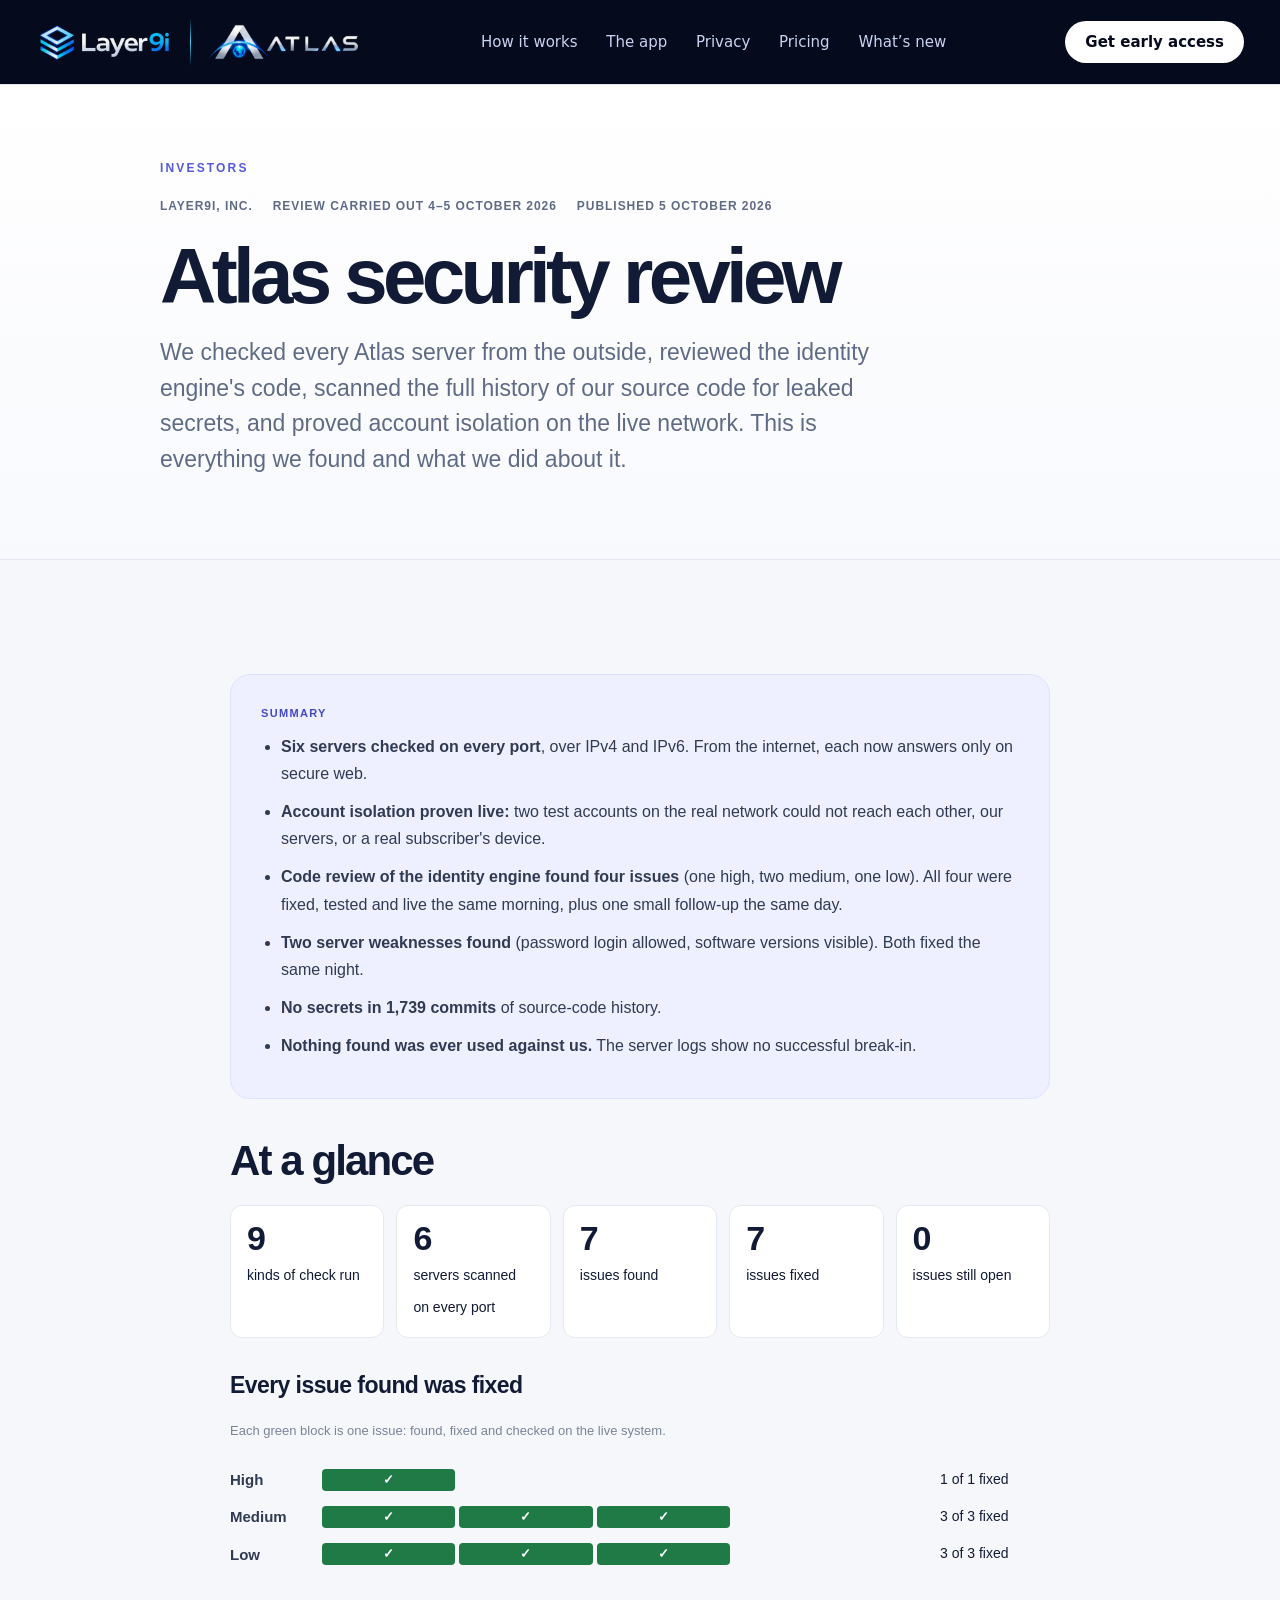
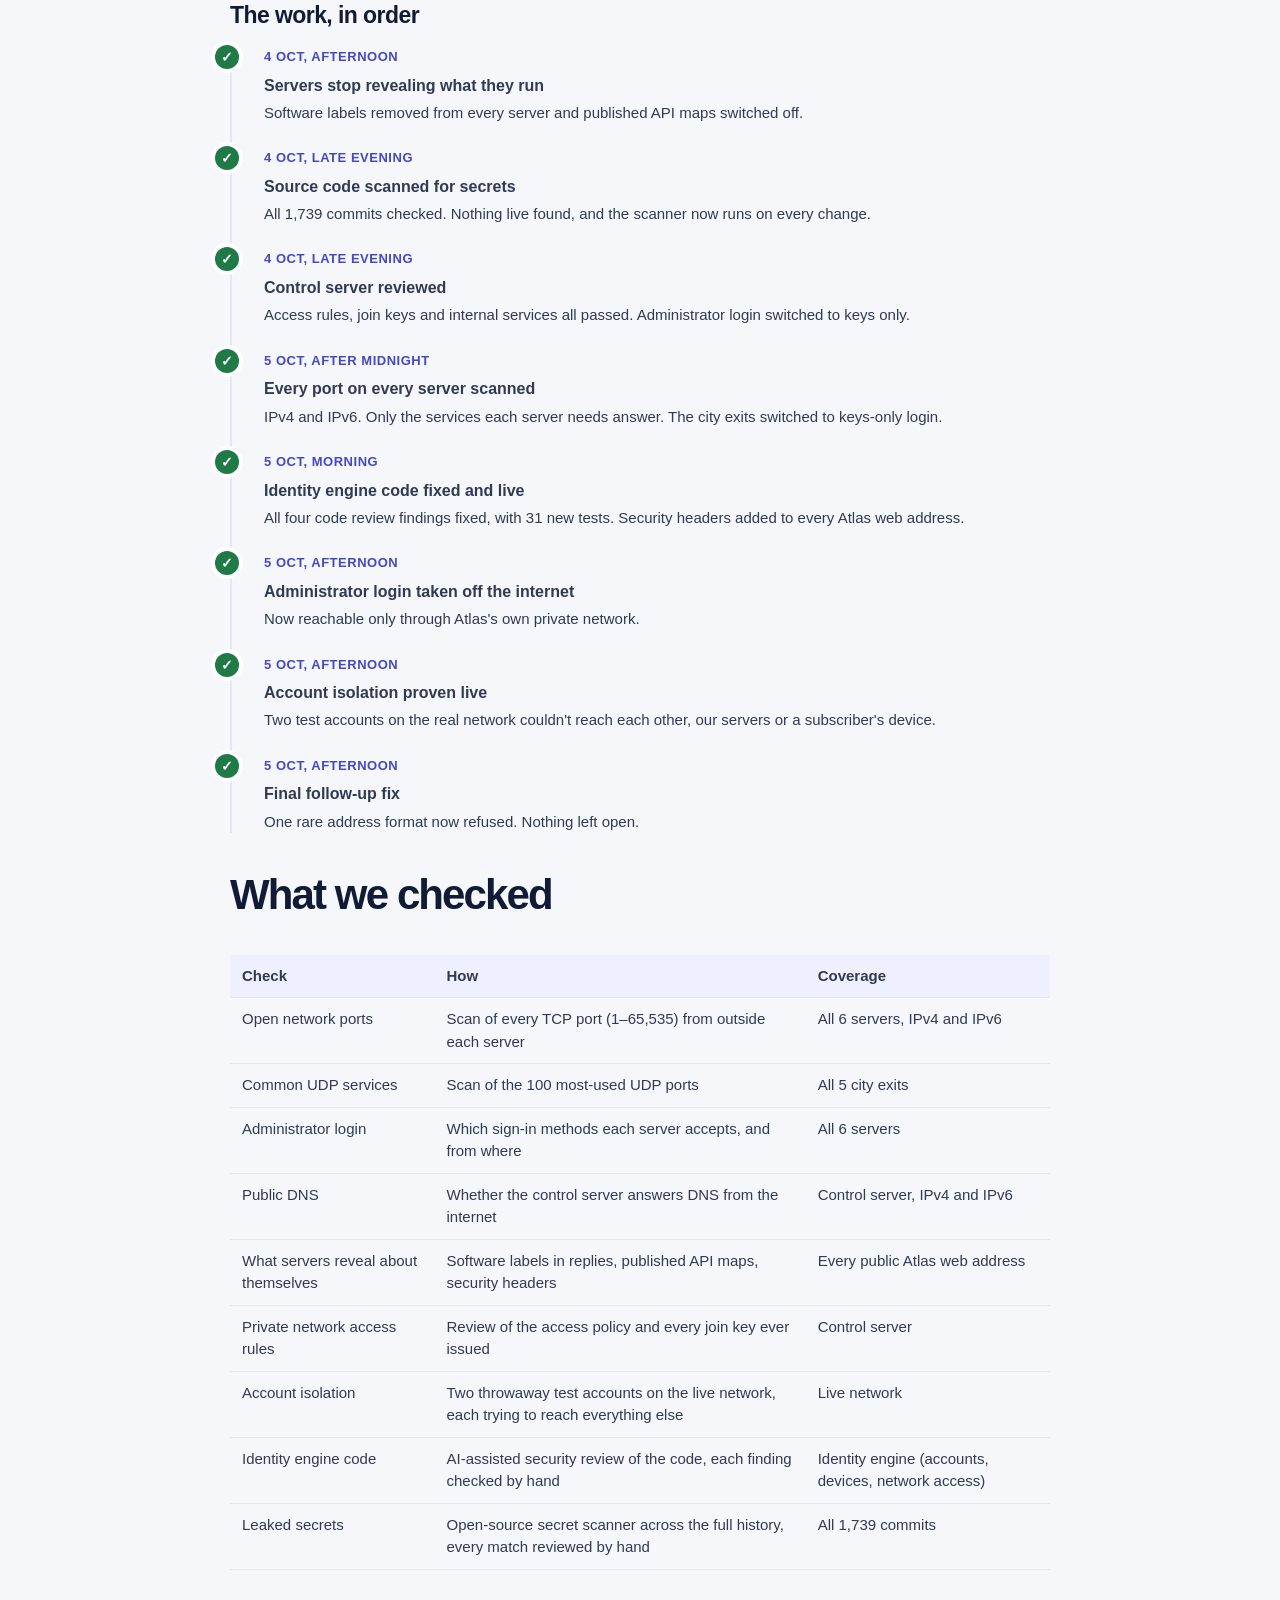
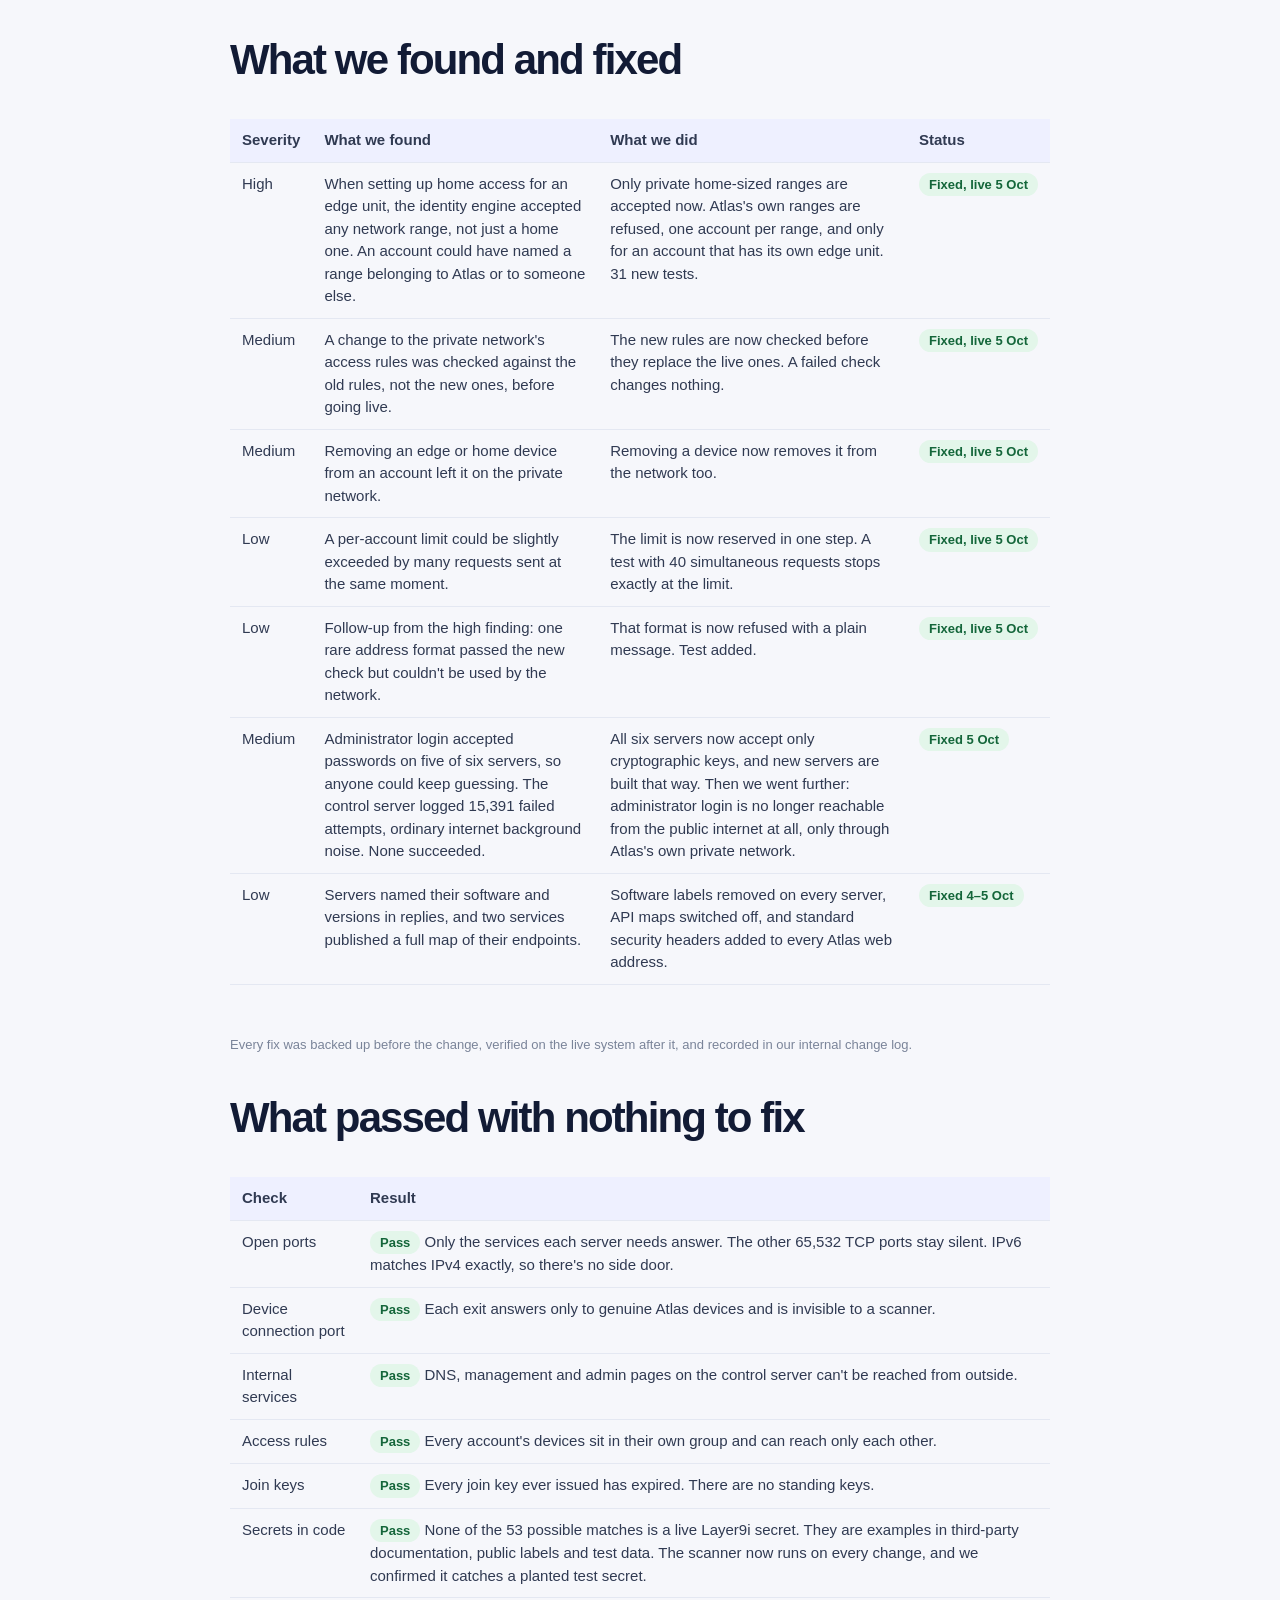
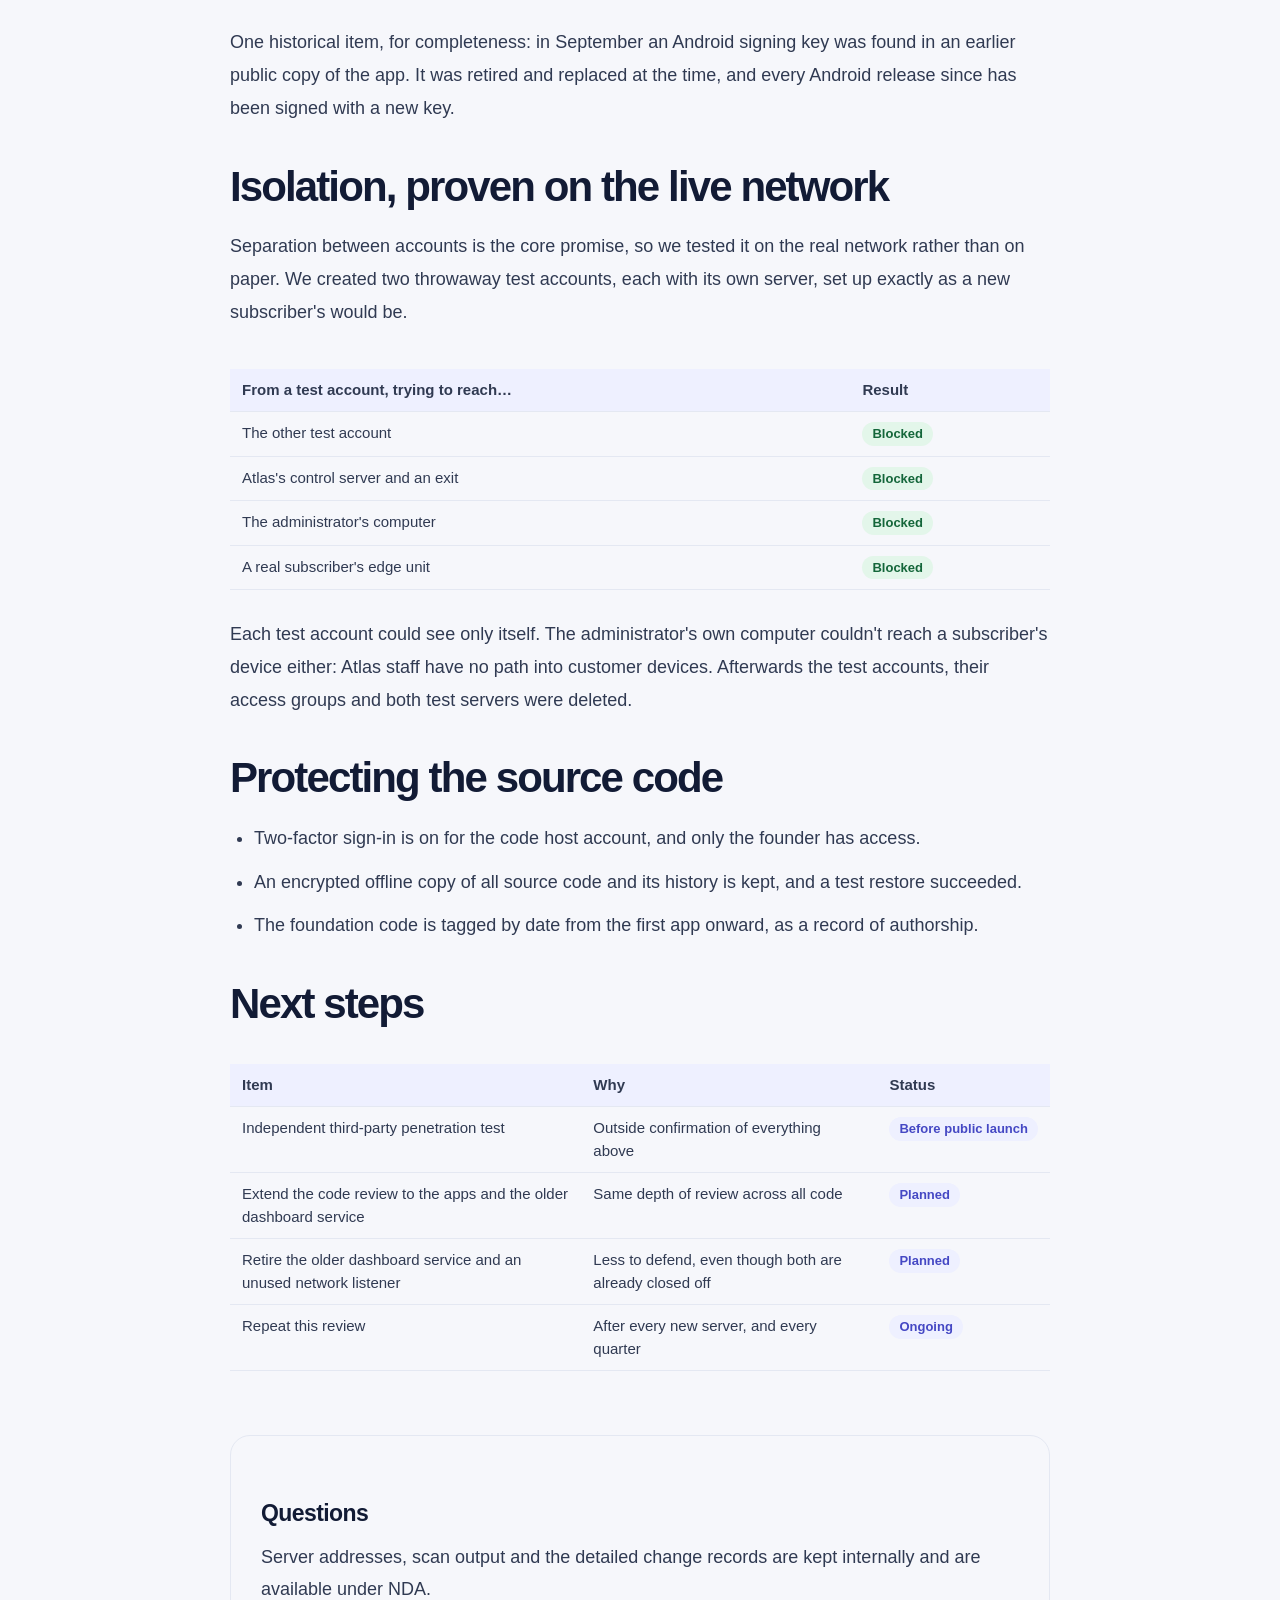
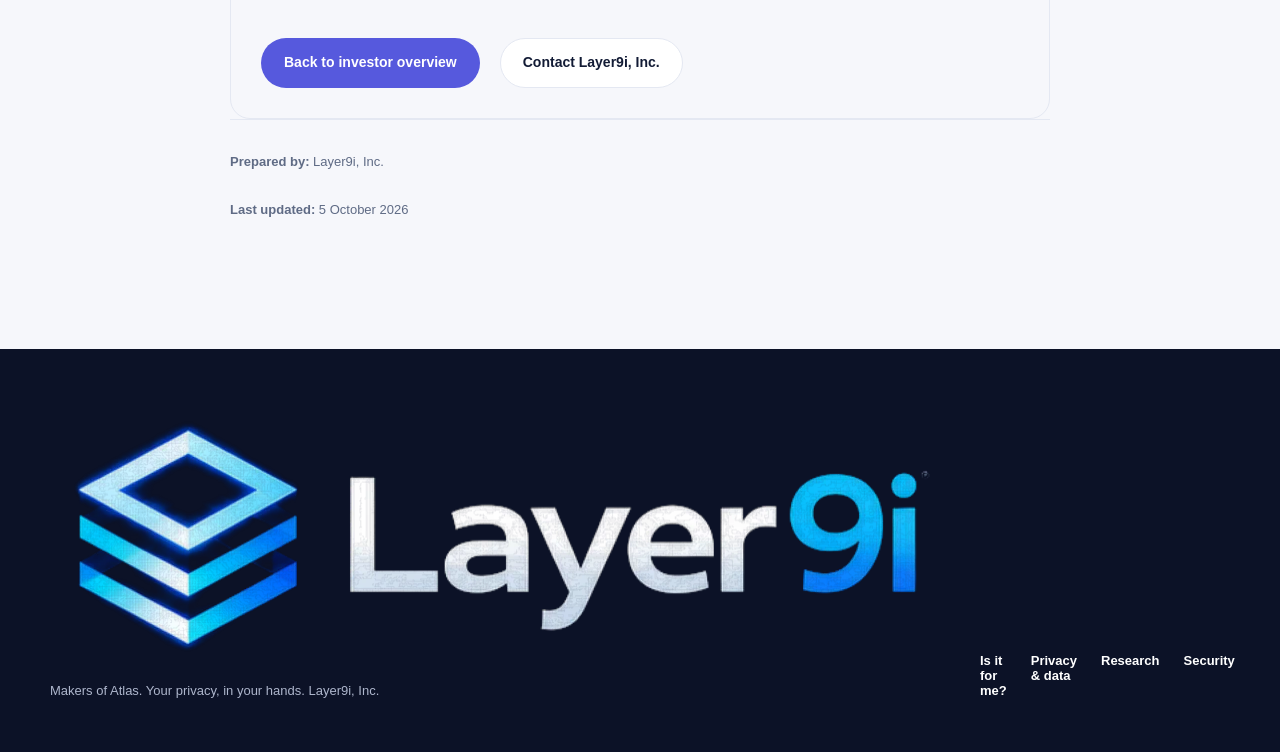
<file: atlas/investors/security/index.html>
<!doctype html>
<html lang="en">
<head>
  <meta charset="utf-8">
  <meta name="viewport" content="width=device-width,initial-scale=1">
  <!-- Owner, 2026-10-05: shared with investors by link, kept out of search. Not in sitemap.xml. -->
  <meta name="robots" content="noindex, nofollow, noarchive">
  <meta name="description" content="Atlas security review, 4–5 October 2026: what was checked, what was found, what was fixed, and how it was proven.">
  <meta property="og:type" content="article">
  <meta property="og:site_name" content="Layer9i">
  <meta property="og:url" content="https://layer9i.com/atlas/investors/security/">
  <meta property="og:title" content="Security review — Atlas | Layer9i">
  <meta property="og:description" content="What we checked, what we found, what we fixed, and how we proved it.">
  <meta property="og:image" content="https://layer9i.com/assets/brand/atlas-share.png">
  <meta name="twitter:card" content="summary_large_image">
  <title>Security review — Atlas | Layer9i</title>
  <link rel="icon" type="image/svg+xml" href="../../../assets/brand/layer9i-mark.svg">
  <link rel="stylesheet" href="../../../style.css?v=20260929">
  <style>
    .review-table { width:100%; border-collapse:collapse; margin:16px 0 28px; font-size:15px; line-height:1.5; }
    .review-table th, .review-table td { text-align:left; vertical-align:top; padding:10px 12px; border-bottom:1px solid var(--line); }
    .review-table th { font-weight:600; background:var(--accent-soft); }
    .review-wrap { overflow-x:auto; }
    .tag { display:inline-block; padding:2px 10px; border-radius:999px; font-size:13px; font-weight:600; white-space:nowrap; }
    .tag-pass, .tag-fixed { background:#e3f6ea; color:#14663a; }
    .tag-pending { background:#fff4dc; color:#7a5300; }
    .tag-planned { background:var(--accent-soft); color:var(--accent-dark); }
    .paper-body h2 { margin-top:40px; }
    .glance-tiles { display:grid; grid-template-columns:repeat(auto-fit,minmax(150px,1fr)); gap:12px; margin:16px 0 28px; }
    .glance-tile { border:1px solid var(--line); border-radius:12px; padding:14px 16px; background:#fff; }
    .glance-tile b { display:block; font-size:34px; line-height:1.1; color:var(--ink); }
    .glance-tile span { font-size:14px; color:var(--ink); }
    .sev-chart { margin:8px 0 28px; }
    .sev-row { display:grid; grid-template-columns:80px 1fr 110px; align-items:center; gap:12px; margin:10px 0; font-size:15px; }
    .sev-track { display:flex; gap:4px; }
    .sev-block { height:22px; flex:0 0 22%; border-radius:4px; background:#1f7a46; display:flex; align-items:center; justify-content:center; color:#fff; font-size:13px; font-weight:700; }
    .sev-row em { font-style:normal; font-size:14px; color:var(--ink); }
    .work-timeline { list-style:none; margin:16px 0 28px; padding:0 0 0 28px; border-left:2px solid var(--line); }
    .work-timeline li { position:relative; margin:0 0 22px; padding-left:8px; }
    .work-timeline li::before { content:"\2713"; position:absolute; left:-41px; top:0; width:24px; height:24px; border-radius:50%; background:#1f7a46; color:#fff; font-size:14px; font-weight:700; line-height:24px; text-align:center; box-shadow:0 0 0 4px #fff; }
    .work-timeline time { display:block; font-size:13px; font-weight:600; letter-spacing:.04em; text-transform:uppercase; color:var(--accent-dark); }
    .work-timeline strong { display:block; font-size:16px; margin:2px 0; }
    .work-timeline p { margin:0; font-size:15px; line-height:1.5; }
  </style>
</head>
<body>
<header class="site-header"><div style="position: relative; z-index: 2; background: #050A1C; color: #FFFFFF; font-family: 'Montserrat', system-ui, sans-serif">
<div style="max-width: 1240px; margin: 0 auto; padding: 0 16px; box-sizing: border-box; display: flex; align-items: center; justify-content: space-between; height: 84px">
<a href="../../../index.html" aria-label="Layer9i, makers of Atlas Identity: home" style="display: flex; align-items: center; gap: clamp(8px, 1.6vw, 16px); text-decoration: none">
<picture style="display: block"><source srcset="../../../assets/brand/layer9i-logo.webp" type="image/webp"><img src="../../../assets/brand/layer9i-logo.png" alt="Layer9i" width="900" height="260" style="height: clamp(18px, 5vw, 40px); width: auto; display: block"></picture>
<span aria-hidden="true" style="align-self: center; width: 1px; height: clamp(22px, 6vw, 48px); background: linear-gradient(transparent, #3FD8FF, transparent)"></span>
<picture style="display: block"><source srcset="../../../assets/brand/atlas-logo.webp" type="image/webp"><img src="../../../assets/brand/atlas-logo.png" alt="Atlas Identity" width="900" height="233" style="height: clamp(18px, 5vw, 40px); width: auto; display: block"></picture>
</a>
<nav class="navlinks" aria-label="Main" style="font-size: 15px; font-weight: 500">
<a href="../../../index.html#story" style="color: #C9D3F2; text-decoration: none; margin: 0 12px">How it works</a>
<a href="../../../index.html#app" style="color: #C9D3F2; text-decoration: none; margin: 0 12px">The app</a>
<a href="../../../trust.html" style="color: #C9D3F2; text-decoration: none; margin: 0 12px">Privacy</a>
<a href="../../../index.html#pricing" style="color: #C9D3F2; text-decoration: none; margin: 0 12px">Pricing</a>
<a href="../../../news/" style="color: #C9D3F2; text-decoration: none; margin: 0 12px">What&#8217;s new</a>
</nav>
<a href="../../../index.html#join" style="background: #FFFFFF; color: #050A1C; font-weight: 600; font-size: 15px; text-decoration: none; padding: 12px 20px; border-radius: 999px">Get early access</a>
</div>
</div>
</header>

<main>
<section class="paper-hero">
  <div class="paper-shell">
    <p class="eyebrow">Investors</p>
    <div class="paper-meta">
      <span>Layer9i, Inc.</span>
      <span>Review carried out 4–5 October 2026</span>
      <span>Published 5 October 2026</span>
    </div>
    <h1 class="paper-title">Atlas security review</h1>
    <p class="paper-deck">We checked every Atlas server from the outside, reviewed the identity engine's code, scanned the full history of our source code for leaked secrets, and proved account isolation on the live network. This is everything we found and what we did about it.</p>
  </div>
</section>

<section class="paper-layout" style="display:block;">
  <article class="paper-body" style="max-width:820px; margin:0 auto;">

    <div class="thesis-card">
      <span class="thesis-label">Summary</span>
      <ul style="margin:0; padding-left:20px; font-size:16px; line-height:1.7;">
        <li><strong>Six servers checked on every port</strong>, over IPv4 and IPv6. From the internet, each now answers only on secure web.</li>
        <li><strong>Account isolation proven live:</strong> two test accounts on the real network could not reach each other, our servers, or a real subscriber's device.</li>
        <li><strong>Code review of the identity engine found four issues</strong> (one high, two medium, one low). All four were fixed, tested and live the same morning, plus one small follow-up the same day.</li>
        <li><strong>Two server weaknesses found</strong> (password login allowed, software versions visible). Both fixed the same night.</li>
        <li><strong>No secrets in 1,739 commits</strong> of source-code history.</li>
        <li><strong>Nothing found was ever used against us.</strong> The server logs show no successful break-in.</li>
      </ul>
    </div>

    <h2>At a glance</h2>
    <div class="glance-tiles" role="list">
      <div class="glance-tile" role="listitem"><b>9</b><span>kinds of check run</span></div>
      <div class="glance-tile" role="listitem"><b>6</b><span>servers scanned on every port</span></div>
      <div class="glance-tile" role="listitem"><b>7</b><span>issues found</span></div>
      <div class="glance-tile" role="listitem"><b>7</b><span>issues fixed</span></div>
      <div class="glance-tile" role="listitem"><b>0</b><span>issues still open</span></div>
    </div>

    <h3>Every issue found was fixed</h3>
    <p class="microcopy">Each green block is one issue: found, fixed and checked on the live system.</p>
    <div class="sev-chart" role="img" aria-label="High: 1 found, 1 fixed. Medium: 3 found, 3 fixed. Low: 3 found, 3 fixed.">
      <div class="sev-row"><strong>High</strong><div class="sev-track"><span class="sev-block" title="Found and fixed">&#10003;</span></div><em>1 of 1 fixed</em></div>
      <div class="sev-row"><strong>Medium</strong><div class="sev-track"><span class="sev-block" title="Found and fixed">&#10003;</span><span class="sev-block" title="Found and fixed">&#10003;</span><span class="sev-block" title="Found and fixed">&#10003;</span></div><em>3 of 3 fixed</em></div>
      <div class="sev-row"><strong>Low</strong><div class="sev-track"><span class="sev-block" title="Found and fixed">&#10003;</span><span class="sev-block" title="Found and fixed">&#10003;</span><span class="sev-block" title="Found and fixed">&#10003;</span></div><em>3 of 3 fixed</em></div>
    </div>

    <h3>The work, in order</h3>
    <ol class="work-timeline">
      <li><time>4 Oct, afternoon</time><strong>Servers stop revealing what they run</strong><p>Software labels removed from every server and published API maps switched off.</p></li>
      <li><time>4 Oct, late evening</time><strong>Source code scanned for secrets</strong><p>All 1,739 commits checked. Nothing live found, and the scanner now runs on every change.</p></li>
      <li><time>4 Oct, late evening</time><strong>Control server reviewed</strong><p>Access rules, join keys and internal services all passed. Administrator login switched to keys only.</p></li>
      <li><time>5 Oct, after midnight</time><strong>Every port on every server scanned</strong><p>IPv4 and IPv6. Only the services each server needs answer. The city exits switched to keys-only login.</p></li>
      <li><time>5 Oct, morning</time><strong>Identity engine code fixed and live</strong><p>All four code review findings fixed, with 31 new tests. Security headers added to every Atlas web address.</p></li>
      <li><time>5 Oct, afternoon</time><strong>Administrator login taken off the internet</strong><p>Now reachable only through Atlas's own private network.</p></li>
      <li><time>5 Oct, afternoon</time><strong>Account isolation proven live</strong><p>Two test accounts on the real network couldn't reach each other, our servers or a subscriber's device.</p></li>
      <li><time>5 Oct, afternoon</time><strong>Final follow-up fix</strong><p>One rare address format now refused. Nothing left open.</p></li>
    </ol>

    <h2>What we checked</h2>
    <div class="review-wrap"><table class="review-table">
      <tr><th>Check</th><th>How</th><th>Coverage</th></tr>
      <tr><td>Open network ports</td><td>Scan of every TCP port (1–65,535) from outside each server</td><td>All 6 servers, IPv4 and IPv6</td></tr>
      <tr><td>Common UDP services</td><td>Scan of the 100 most-used UDP ports</td><td>All 5 city exits</td></tr>
      <tr><td>Administrator login</td><td>Which sign-in methods each server accepts, and from where</td><td>All 6 servers</td></tr>
      <tr><td>Public DNS</td><td>Whether the control server answers DNS from the internet</td><td>Control server, IPv4 and IPv6</td></tr>
      <tr><td>What servers reveal about themselves</td><td>Software labels in replies, published API maps, security headers</td><td>Every public Atlas web address</td></tr>
      <tr><td>Private network access rules</td><td>Review of the access policy and every join key ever issued</td><td>Control server</td></tr>
      <tr><td>Account isolation</td><td>Two throwaway test accounts on the live network, each trying to reach everything else</td><td>Live network</td></tr>
      <tr><td>Identity engine code</td><td>AI-assisted security review of the code, each finding checked by hand</td><td>Identity engine (accounts, devices, network access)</td></tr>
      <tr><td>Leaked secrets</td><td>Open-source secret scanner across the full history, every match reviewed by hand</td><td>All 1,739 commits</td></tr>
    </table></div>

    <h2>What we found and fixed</h2>
    <div class="review-wrap"><table class="review-table">
      <tr><th>Severity</th><th>What we found</th><th>What we did</th><th>Status</th></tr>
      <tr>
        <td>High</td>
        <td>When setting up home access for an edge unit, the identity engine accepted any network range, not just a home one. An account could have named a range belonging to Atlas or to someone else.</td>
        <td>Only private home-sized ranges are accepted now. Atlas's own ranges are refused, one account per range, and only for an account that has its own edge unit. 31 new tests.</td>
        <td><span class="tag tag-fixed">Fixed, live 5 Oct</span></td>
      </tr>
      <tr>
        <td>Medium</td>
        <td>A change to the private network's access rules was checked against the old rules, not the new ones, before going live.</td>
        <td>The new rules are now checked before they replace the live ones. A failed check changes nothing.</td>
        <td><span class="tag tag-fixed">Fixed, live 5 Oct</span></td>
      </tr>
      <tr>
        <td>Medium</td>
        <td>Removing an edge or home device from an account left it on the private network.</td>
        <td>Removing a device now removes it from the network too.</td>
        <td><span class="tag tag-fixed">Fixed, live 5 Oct</span></td>
      </tr>
      <tr>
        <td>Low</td>
        <td>A per-account limit could be slightly exceeded by many requests sent at the same moment.</td>
        <td>The limit is now reserved in one step. A test with 40 simultaneous requests stops exactly at the limit.</td>
        <td><span class="tag tag-fixed">Fixed, live 5 Oct</span></td>
      </tr>
      <tr>
        <td>Low</td>
        <td>Follow-up from the high finding: one rare address format passed the new check but couldn't be used by the network.</td>
        <td>That format is now refused with a plain message. Test added.</td>
        <td><span class="tag tag-fixed">Fixed, live 5 Oct</span></td>
      </tr>
      <tr>
        <td>Medium</td>
        <td>Administrator login accepted passwords on five of six servers, so anyone could keep guessing. The control server logged 15,391 failed attempts, ordinary internet background noise. None succeeded.</td>
        <td>All six servers now accept only cryptographic keys, and new servers are built that way. Then we went further: administrator login is no longer reachable from the public internet at all, only through Atlas's own private network.</td>
        <td><span class="tag tag-fixed">Fixed 5 Oct</span></td>
      </tr>
      <tr>
        <td>Low</td>
        <td>Servers named their software and versions in replies, and two services published a full map of their endpoints.</td>
        <td>Software labels removed on every server, API maps switched off, and standard security headers added to every Atlas web address.</td>
        <td><span class="tag tag-fixed">Fixed 4–5 Oct</span></td>
      </tr>
    </table></div>
    <p class="microcopy">Every fix was backed up before the change, verified on the live system after it, and recorded in our internal change log.</p>

    <h2>What passed with nothing to fix</h2>
    <div class="review-wrap"><table class="review-table">
      <tr><th>Check</th><th>Result</th></tr>
      <tr><td>Open ports</td><td><span class="tag tag-pass">Pass</span> Only the services each server needs answer. The other 65,532 TCP ports stay silent. IPv6 matches IPv4 exactly, so there's no side door.</td></tr>
      <tr><td>Device connection port</td><td><span class="tag tag-pass">Pass</span> Each exit answers only to genuine Atlas devices and is invisible to a scanner.</td></tr>
      <tr><td>Internal services</td><td><span class="tag tag-pass">Pass</span> DNS, management and admin pages on the control server can't be reached from outside.</td></tr>
      <tr><td>Access rules</td><td><span class="tag tag-pass">Pass</span> Every account's devices sit in their own group and can reach only each other.</td></tr>
      <tr><td>Join keys</td><td><span class="tag tag-pass">Pass</span> Every join key ever issued has expired. There are no standing keys.</td></tr>
      <tr><td>Secrets in code</td><td><span class="tag tag-pass">Pass</span> None of the 53 possible matches is a live Layer9i secret. They are examples in third-party documentation, public labels and test data. The scanner now runs on every change, and we confirmed it catches a planted test secret.</td></tr>
    </table></div>
    <p>One historical item, for completeness: in September an Android signing key was found in an earlier public copy of the app. It was retired and replaced at the time, and every Android release since has been signed with a new key.</p>

    <h2>Isolation, proven on the live network</h2>
    <p>Separation between accounts is the core promise, so we tested it on the real network rather than on paper. We created two throwaway test accounts, each with its own server, set up exactly as a new subscriber's would be.</p>
    <div class="review-wrap"><table class="review-table">
      <tr><th>From a test account, trying to reach…</th><th>Result</th></tr>
      <tr><td>The other test account</td><td><span class="tag tag-pass">Blocked</span></td></tr>
      <tr><td>Atlas's control server and an exit</td><td><span class="tag tag-pass">Blocked</span></td></tr>
      <tr><td>The administrator's computer</td><td><span class="tag tag-pass">Blocked</span></td></tr>
      <tr><td>A real subscriber's edge unit</td><td><span class="tag tag-pass">Blocked</span></td></tr>
    </table></div>
    <p>Each test account could see only itself. The administrator's own computer couldn't reach a subscriber's device either: Atlas staff have no path into customer devices. Afterwards the test accounts, their access groups and both test servers were deleted.</p>

    <h2>Protecting the source code</h2>
    <ul>
      <li>Two-factor sign-in is on for the code host account, and only the founder has access.</li>
      <li>An encrypted offline copy of all source code and its history is kept, and a test restore succeeded.</li>
      <li>The foundation code is tagged by date from the first app onward, as a record of authorship.</li>
    </ul>

    <h2>Next steps</h2>
    <div class="review-wrap"><table class="review-table">
      <tr><th>Item</th><th>Why</th><th>Status</th></tr>
      <tr><td>Independent third-party penetration test</td><td>Outside confirmation of everything above</td><td><span class="tag tag-planned">Before public launch</span></td></tr>
      <tr><td>Extend the code review to the apps and the older dashboard service</td><td>Same depth of review across all code</td><td><span class="tag tag-planned">Planned</span></td></tr>
      <tr><td>Retire the older dashboard service and an unused network listener</td><td>Less to defend, even though both are already closed off</td><td><span class="tag tag-planned">Planned</span></td></tr>
      <tr><td>Repeat this review</td><td>After every new server, and every quarter</td><td><span class="tag tag-planned">Ongoing</span></td></tr>
    </table></div>

    <div class="review-cta">
      <h3>Questions</h3>
      <p>Server addresses, scan output and the detailed change records are kept internally and are available under NDA.</p>
      <div style="display:flex; flex-wrap:wrap; gap:12px; margin-top:14px;">
        <a class="button button-primary" href="../">Back to investor overview</a>
        <a class="button button-secondary" href="mailto:info@layer9i.com">Contact Layer9i, Inc.</a>
      </div>
    </div>

    <footer class="paper-status">
      <p><strong>Prepared by:</strong> Layer9i, Inc.</p>
      <p><strong>Last updated:</strong> 5 October 2026</p>
    </footer>
  </article>
</section>
</main>

<footer class="site-footer">
  <div class="container footer-grid">
    <div><a class="brand footer-brand" href="../../../"><picture style="display: block"><source srcset="../../../assets/brand/layer9i-logo.webp" type="image/webp"><img loading="lazy" decoding="async" class="brand-logo" src="../../../assets/brand/layer9i-logo.png" alt="Layer9i" width="900" height="260"></picture></a><p>Makers of Atlas. Your privacy, in your hands. Layer9i, Inc.</p></div>
    <div class="footer-links"><a href="../../../#for-you">Is it for me?</a><a href="../../../trust.html">Privacy &amp; data</a><a href="https://research.layer9i.com">Research</a><a href="./">Security</a></div>
  </div>
</footer>
<script src="../../../assets/js/site.js"></script>
</body>
</html>
</file>
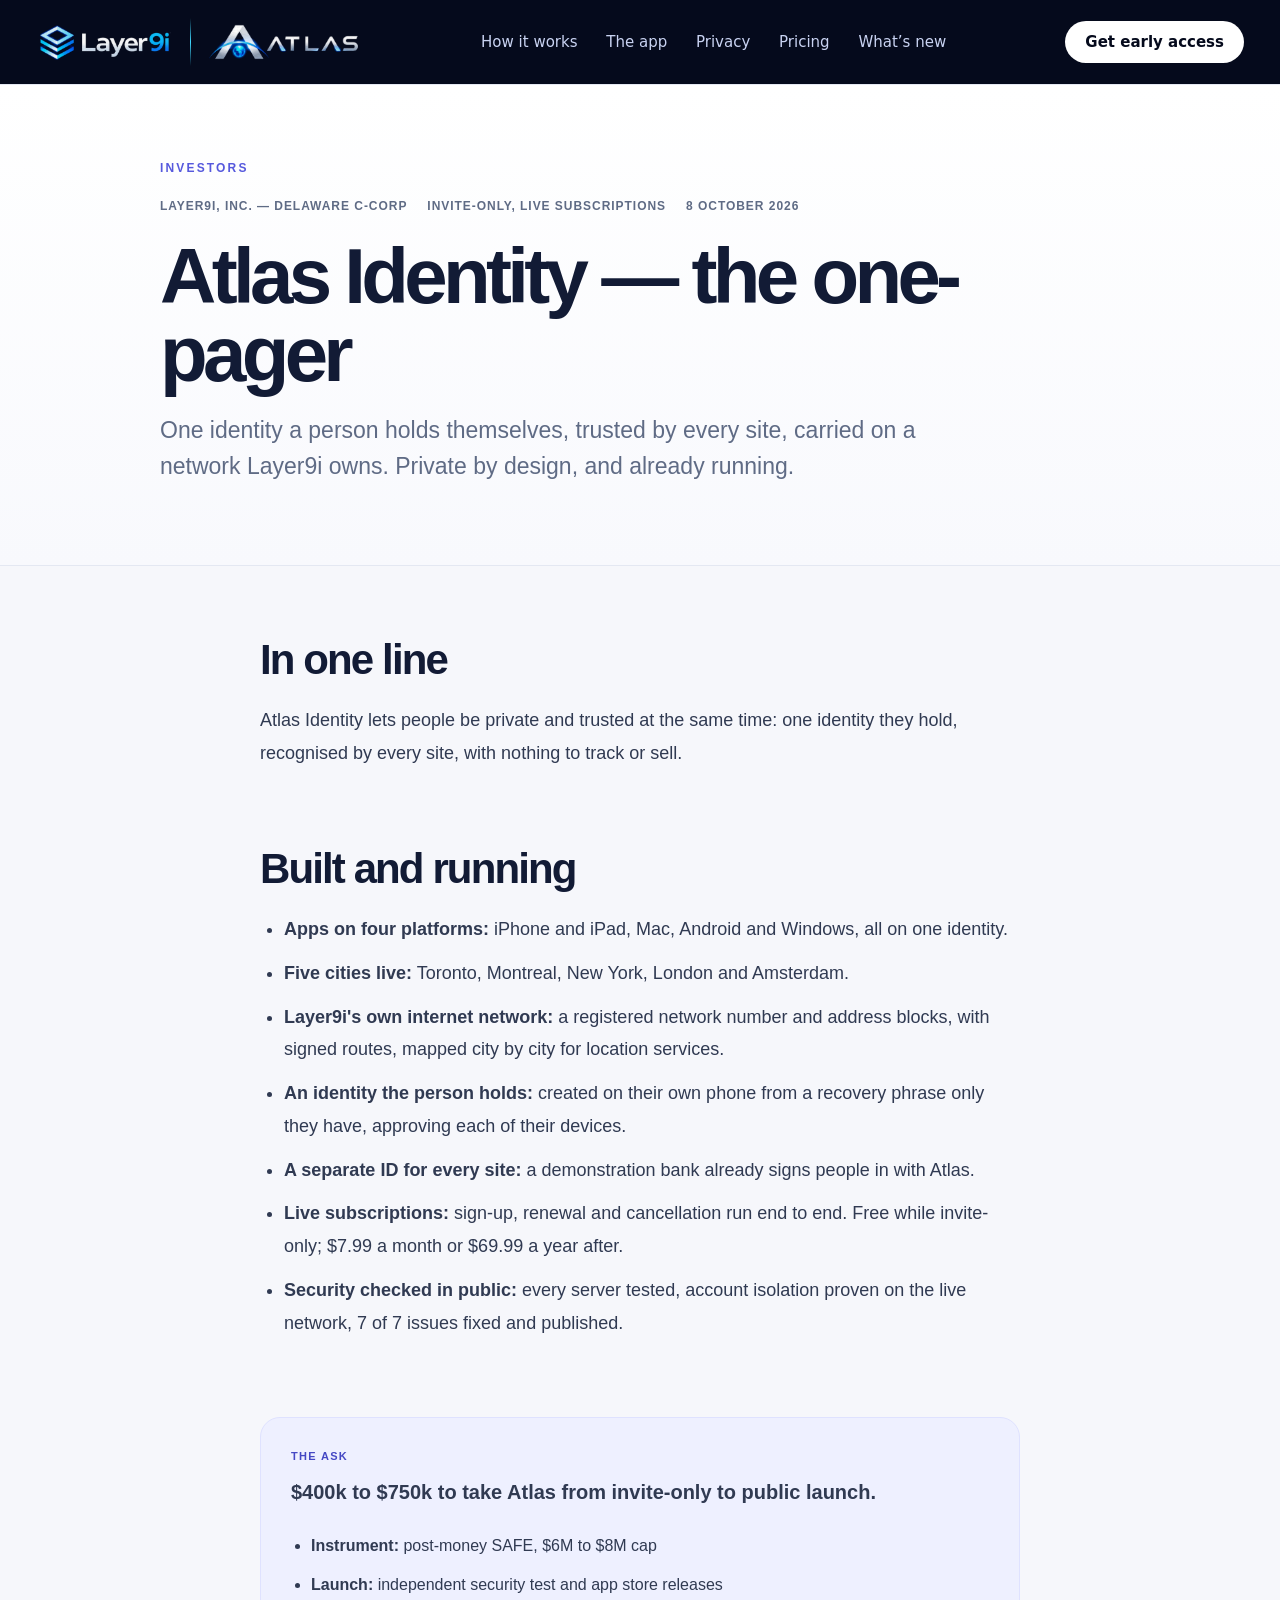
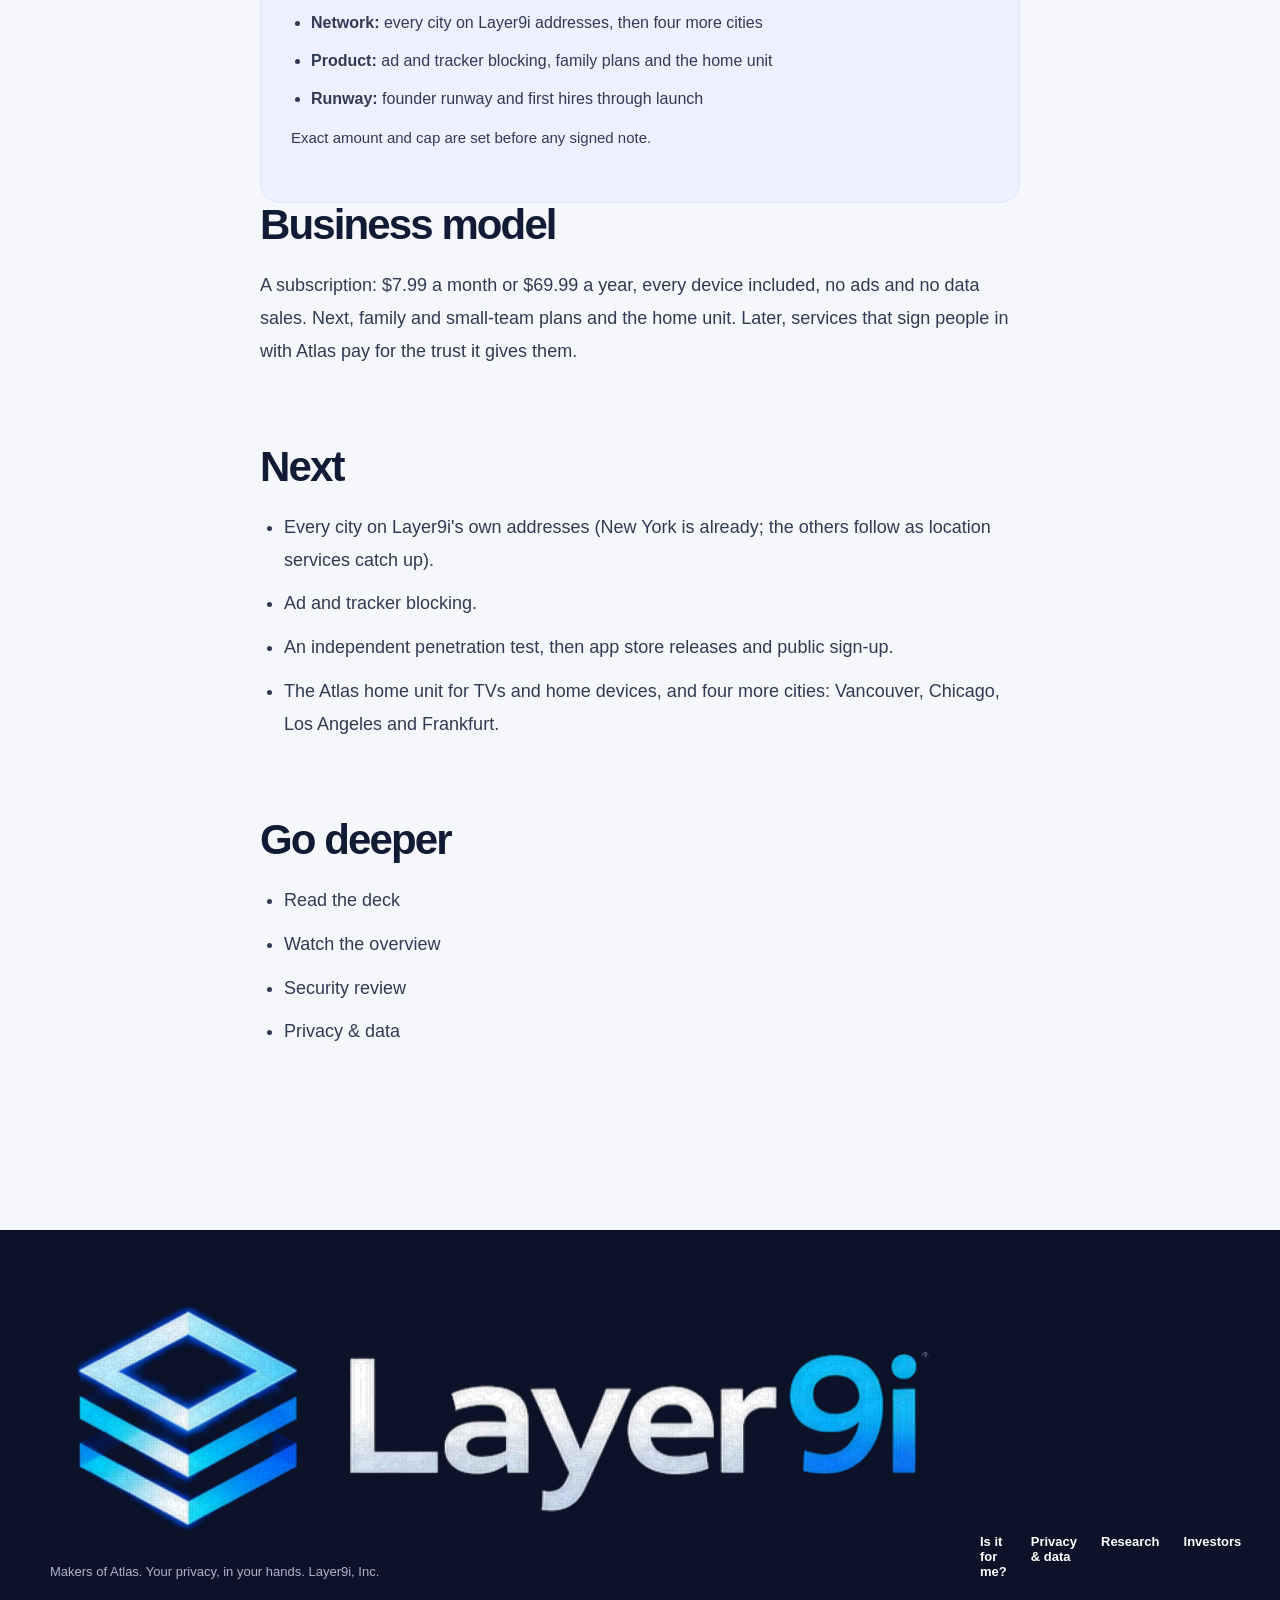
<file: i/sizkifxurl6f/one-pager/index.html>
<!doctype html>
<html lang="en">
<head>
  <meta name="robots" content="noindex, nofollow">
  <meta charset="utf-8">
  <meta name="viewport" content="width=device-width,initial-scale=1">
  <meta name="description" content="Atlas Identity one-pager: private and trusted at the same time. What&#x27;s built, the business model, and the $400k to $750k raise to take Atlas to public launch.">
  <meta property="og:type" content="website">
  <meta property="og:site_name" content="Layer9i">
  <meta property="og:url" content="https://layer9i.com/i/sizkifxurl6f/one-pager/">
  <meta property="og:title" content="One-Pager — Atlas | Layer9i">
  <meta property="og:description" content="Atlas Identity one-pager: private and trusted at the same time. What&#x27;s built, the business model, and the $400k to $750k raise to take Atlas to public launch.">
  <meta property="og:image" content="https://layer9i.com/assets/brand/atlas-share.png">
  <meta property="og:image:width" content="1200">
  <meta property="og:image:height" content="630">
  <meta property="og:image:alt" content="Layer9i Atlas: your own identity, across every service and network.">
  <meta name="twitter:card" content="summary_large_image">
  <title>One-Pager — Atlas | Layer9i</title>
  <link rel="icon" type="image/svg+xml" href="../../../assets/brand/layer9i-mark.svg">
  <link rel="stylesheet" href="../../../style.css?v=20260929">
</head>
<body>
<header class="site-header"><div style="position: relative; z-index: 2; background: #050A1C; color: #FFFFFF; font-family: 'Montserrat', system-ui, sans-serif">
<div style="max-width: 1240px; margin: 0 auto; padding: 0 16px; box-sizing: border-box; display: flex; align-items: center; justify-content: space-between; height: 84px">
<a href="../../../index.html" aria-label="Layer9i, makers of Atlas Identity: home" style="display: flex; align-items: center; gap: clamp(8px, 1.6vw, 16px); text-decoration: none">
<picture style="display: block"><source srcset="../../../assets/brand/layer9i-logo.webp" type="image/webp"><img src="../../../assets/brand/layer9i-logo.png" alt="Layer9i" width="900" height="260" style="height: clamp(18px, 5vw, 40px); width: auto; display: block"></picture>
<span aria-hidden="true" style="align-self: center; width: 1px; height: clamp(22px, 6vw, 48px); background: linear-gradient(transparent, #3FD8FF, transparent)"></span>
<picture style="display: block"><source srcset="../../../assets/brand/atlas-logo.webp" type="image/webp"><img src="../../../assets/brand/atlas-logo.png" alt="Atlas Identity" width="900" height="233" style="height: clamp(18px, 5vw, 40px); width: auto; display: block"></picture>
</a>
<nav class="navlinks" aria-label="Main" style="font-size: 15px; font-weight: 500">
<a href="../../../index.html#story" style="color: #C9D3F2; text-decoration: none; margin: 0 12px">How it works</a>
<a href="../../../index.html#app" style="color: #C9D3F2; text-decoration: none; margin: 0 12px">The app</a>
<a href="../../../trust.html" style="color: #C9D3F2; text-decoration: none; margin: 0 12px">Privacy</a>
<a href="../../../index.html#pricing" style="color: #C9D3F2; text-decoration: none; margin: 0 12px">Pricing</a>
<a href="../../../news/" style="color: #C9D3F2; text-decoration: none; margin: 0 12px">What&#8217;s new</a>
</nav>
<a href="../../../index.html#join" style="background: #FFFFFF; color: #050A1C; font-weight: 600; font-size: 15px; text-decoration: none; padding: 12px 20px; border-radius: 999px">Get early access</a>
</div>
</div>
</header>

<main>
<section class="paper-hero">
  <div class="paper-shell">
    <p class="eyebrow">Investors</p>
    <div class="paper-meta">
      <span>Layer9i, Inc. — Delaware C-corp</span>
      <span>Invite-only, live subscriptions</span>
      <span>8 October 2026</span>
    </div>
    <h1 class="paper-title">Atlas Identity — the one-pager</h1>
    <p class="paper-deck">One identity a person holds themselves, trusted by every site, carried on a network Layer9i owns. Private by design, and already running.</p>
  </div>
</section>
<section class="paper-layout" style="display:block;">
  <article class="paper-body" style="max-width:760px; margin:0 auto;">
    <section>
      <h2>In one line</h2>
      <p>Atlas Identity lets people be private and trusted at the same time: one identity they hold, recognised by every site, with nothing to track or sell.</p>
    </section>
    <section>
      <h2>Built and running</h2>
      <ul>
      <li><strong>Apps on four platforms:</strong> iPhone and iPad, Mac, Android and Windows, all on one identity.</li>
      <li><strong>Five cities live:</strong> Toronto, Montreal, New York, London and Amsterdam.</li>
      <li><strong>Layer9i's own internet network:</strong> a registered network number and address blocks, with signed routes, mapped city by city for location services.</li>
      <li><strong>An identity the person holds:</strong> created on their own phone from a recovery phrase only they have, approving each of their devices.</li>
      <li><strong>A separate ID for every site:</strong> a demonstration bank already signs people in with Atlas.</li>
      <li><strong>Live subscriptions:</strong> sign-up, renewal and cancellation run end to end. Free while invite-only; $7.99 a month or $69.99 a year after.</li>
      <li><strong>Security checked in public:</strong> every server tested, account isolation proven on the live network, 7 of 7 issues fixed and <a href="security/">published</a>.</li>
    </ul>
    </section>
    <div class="thesis-card">
      <span class="thesis-label">The ask</span>
      <p>$400k to $750k to take Atlas from invite-only to public launch.</p>
      <ul style="margin:14px 0 0; padding-left:20px; font-size:16px; line-height:1.7;">
        <li><strong>Instrument:</strong> post-money SAFE, $6M to $8M cap</li>
        <li><strong>Launch:</strong> independent security test and app store releases</li>
        <li><strong>Network:</strong> every city on Layer9i addresses, then four more cities</li>
        <li><strong>Product:</strong> ad and tracker blocking, family plans and the home unit</li>
        <li><strong>Runway:</strong> founder runway and first hires through launch</li>
      </ul>
      <p style="margin-top:14px; font-size:15px; font-weight:400;">Exact amount and cap are set before any signed note.</p>
    </div>
    <section>
      <h2>Business model</h2>
      <p>A subscription: $7.99 a month or $69.99 a year, every device included, no ads and no data sales. Next, family and small-team plans and the home unit. Later, services that sign people in with Atlas pay for the trust it gives them.</p>
    </section>
    <section>
      <h2>Next</h2>
      <ul>
      <li>Every city on Layer9i's own addresses (New York is already; the others follow as location services catch up).</li>
      <li>Ad and tracker blocking.</li>
      <li>An independent penetration test, then app store releases and public sign-up.</li>
      <li>The Atlas home unit for TVs and home devices, and four more cities: Vancouver, Chicago, Los Angeles and Frankfurt.</li>
    </ul>
    </section>
    <section>
      <h2>Go deeper</h2>
      <ul>
        <li><a href="../Atlas-Identity-Investor-Deck.pdf">Read the deck</a></li>
        <li><a href="https://layer9i.com/assets/video/atlas-identity-overview.mp4">Watch the overview</a></li>
        <li><a href="https://layer9i.com/atlas/investors/security/">Security review</a></li>
        <li><a href="https://layer9i.com/trust.html">Privacy &amp; data</a></li>
      </ul>
    </section>
  </article>
</section>
</main>

<footer class="site-footer">
  <div class="container footer-grid">
    <div><a class="brand footer-brand" href="../../../"><picture style="display: block"><source srcset="../../../assets/brand/layer9i-logo.webp" type="image/webp"><img loading="lazy" decoding="async" class="brand-logo" src="../../../assets/brand/layer9i-logo.png" alt="Layer9i" width="900" height="260"></picture></a><p>Makers of Atlas. Your privacy, in your hands. Layer9i, Inc.</p></div>
    <div class="footer-links"><a href="../../../#for-you">Is it for me?</a><a href="../../../trust.html">Privacy &amp; data</a><a href="https://research.layer9i.com">Research</a><a href="../../../atlas/investors/">Investors</a></div>
  </div>
</footer>
<script src="../../../assets/js/site.js"></script>
</body>
</html>
</file>
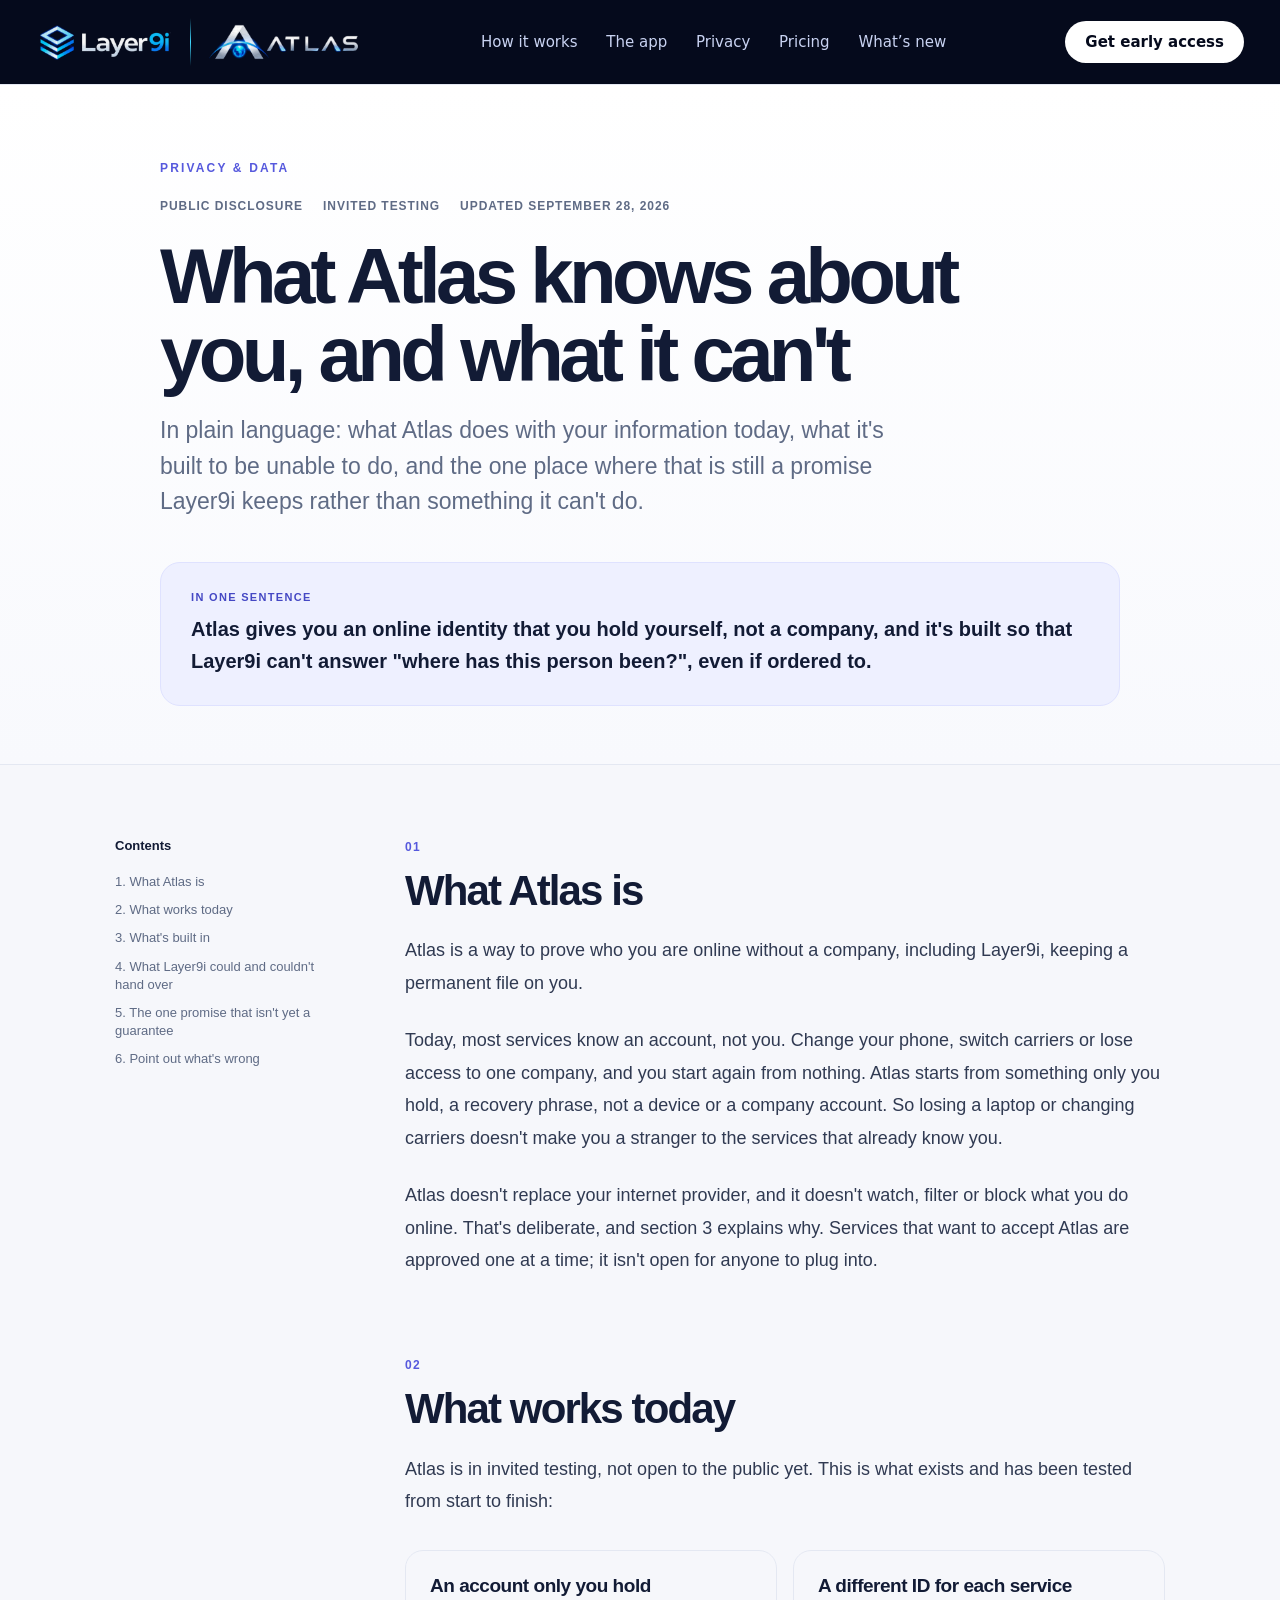
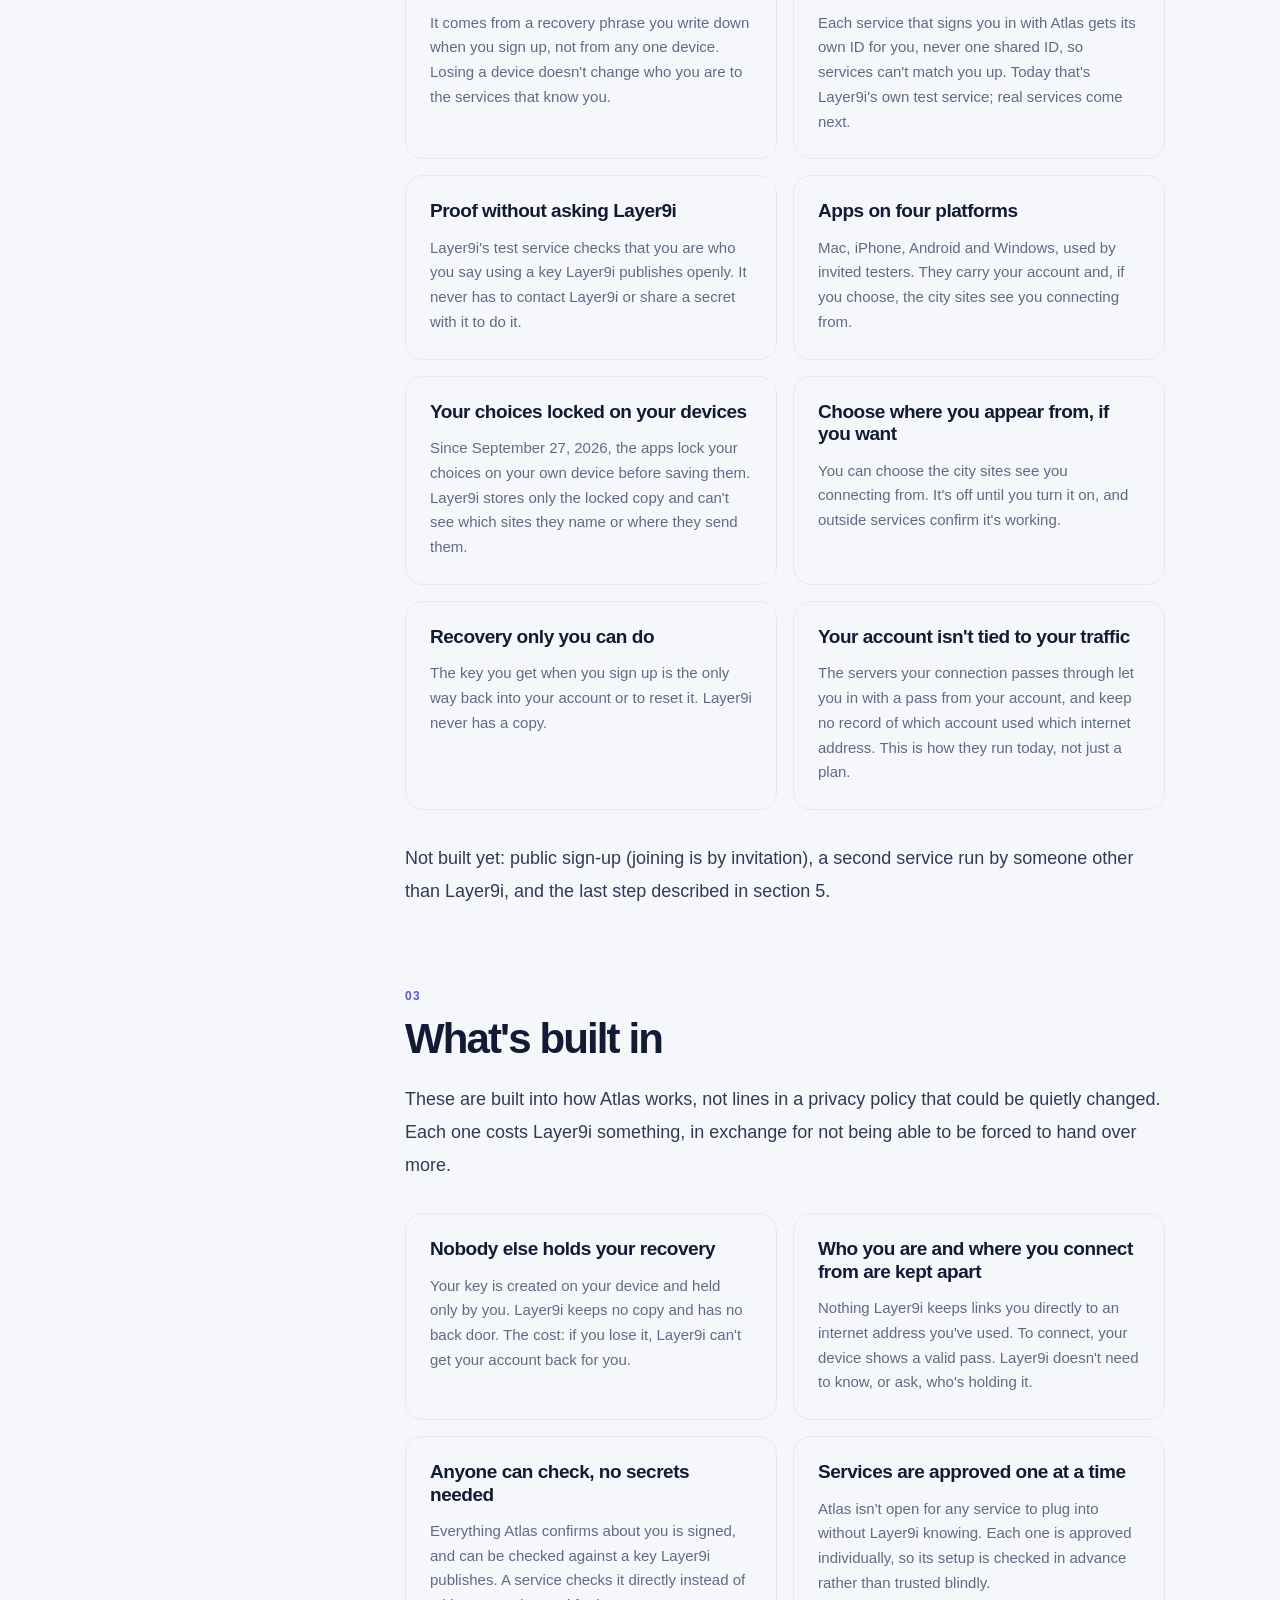
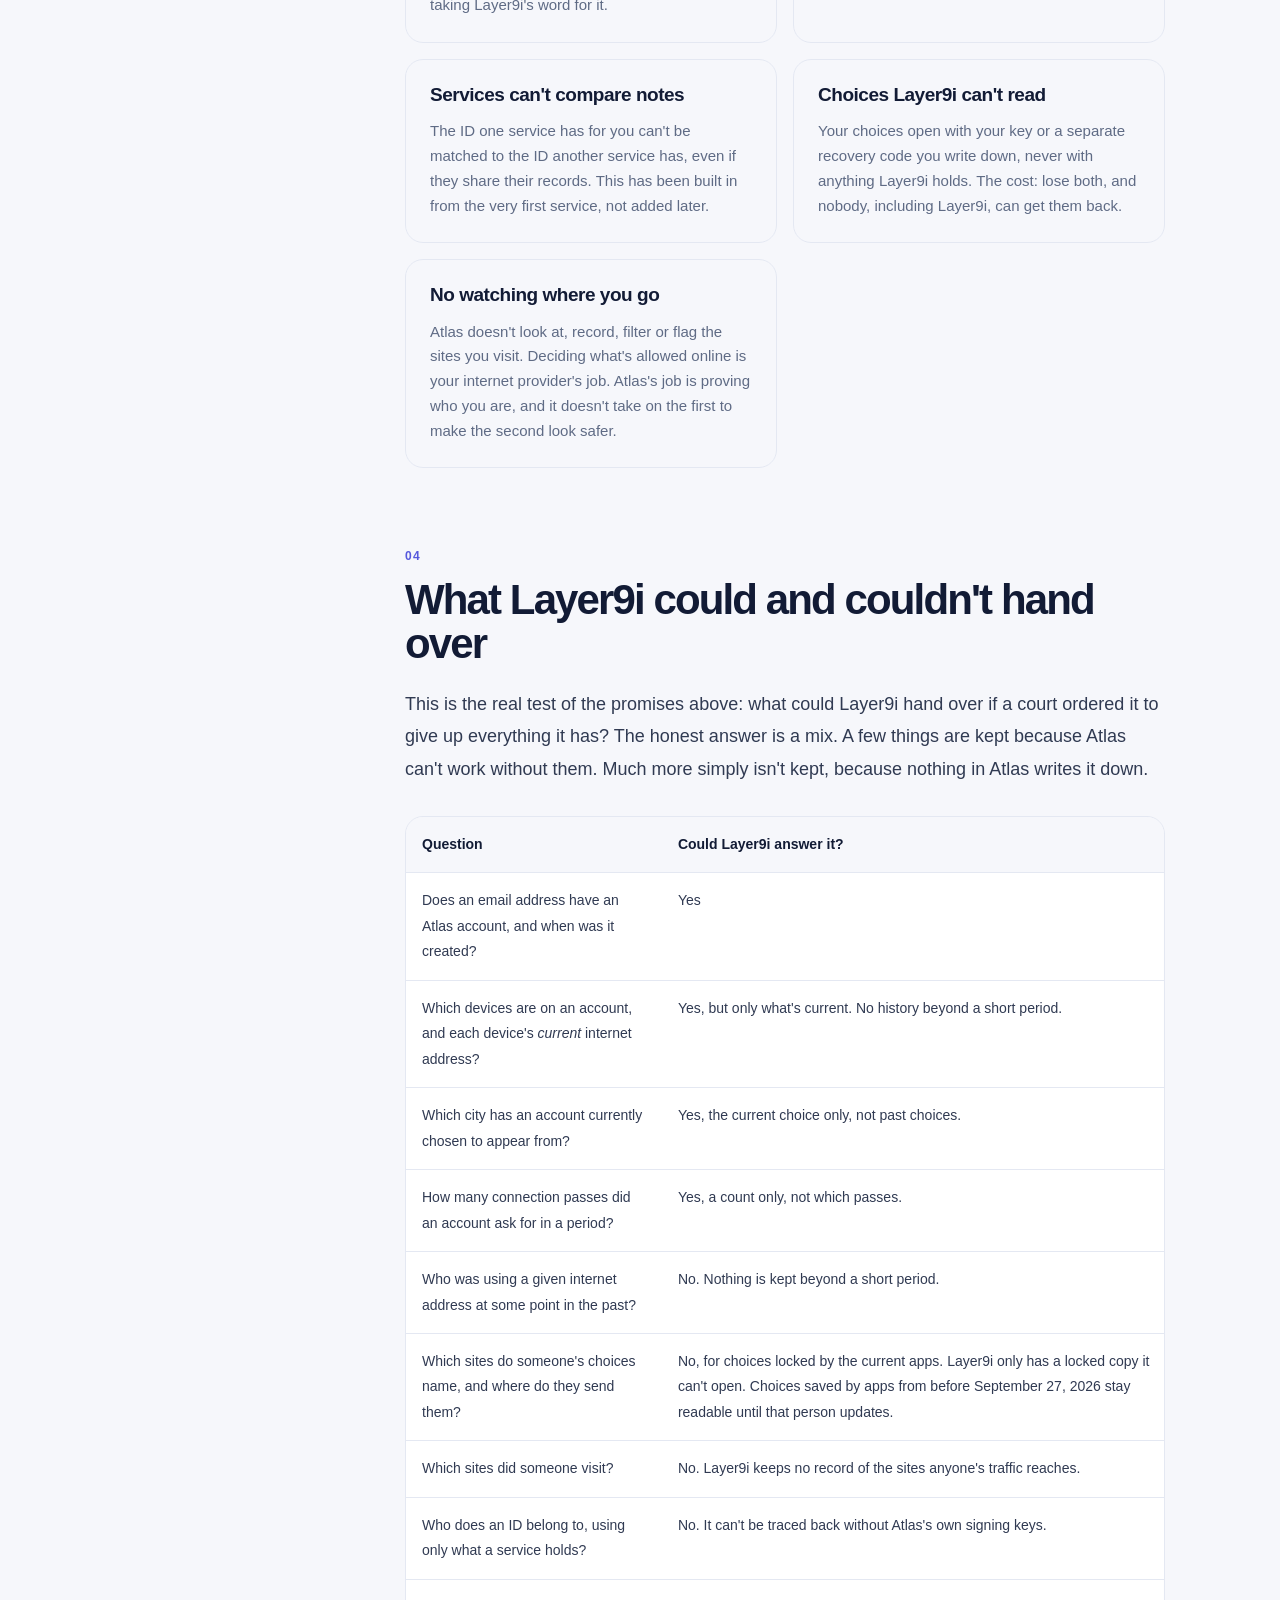
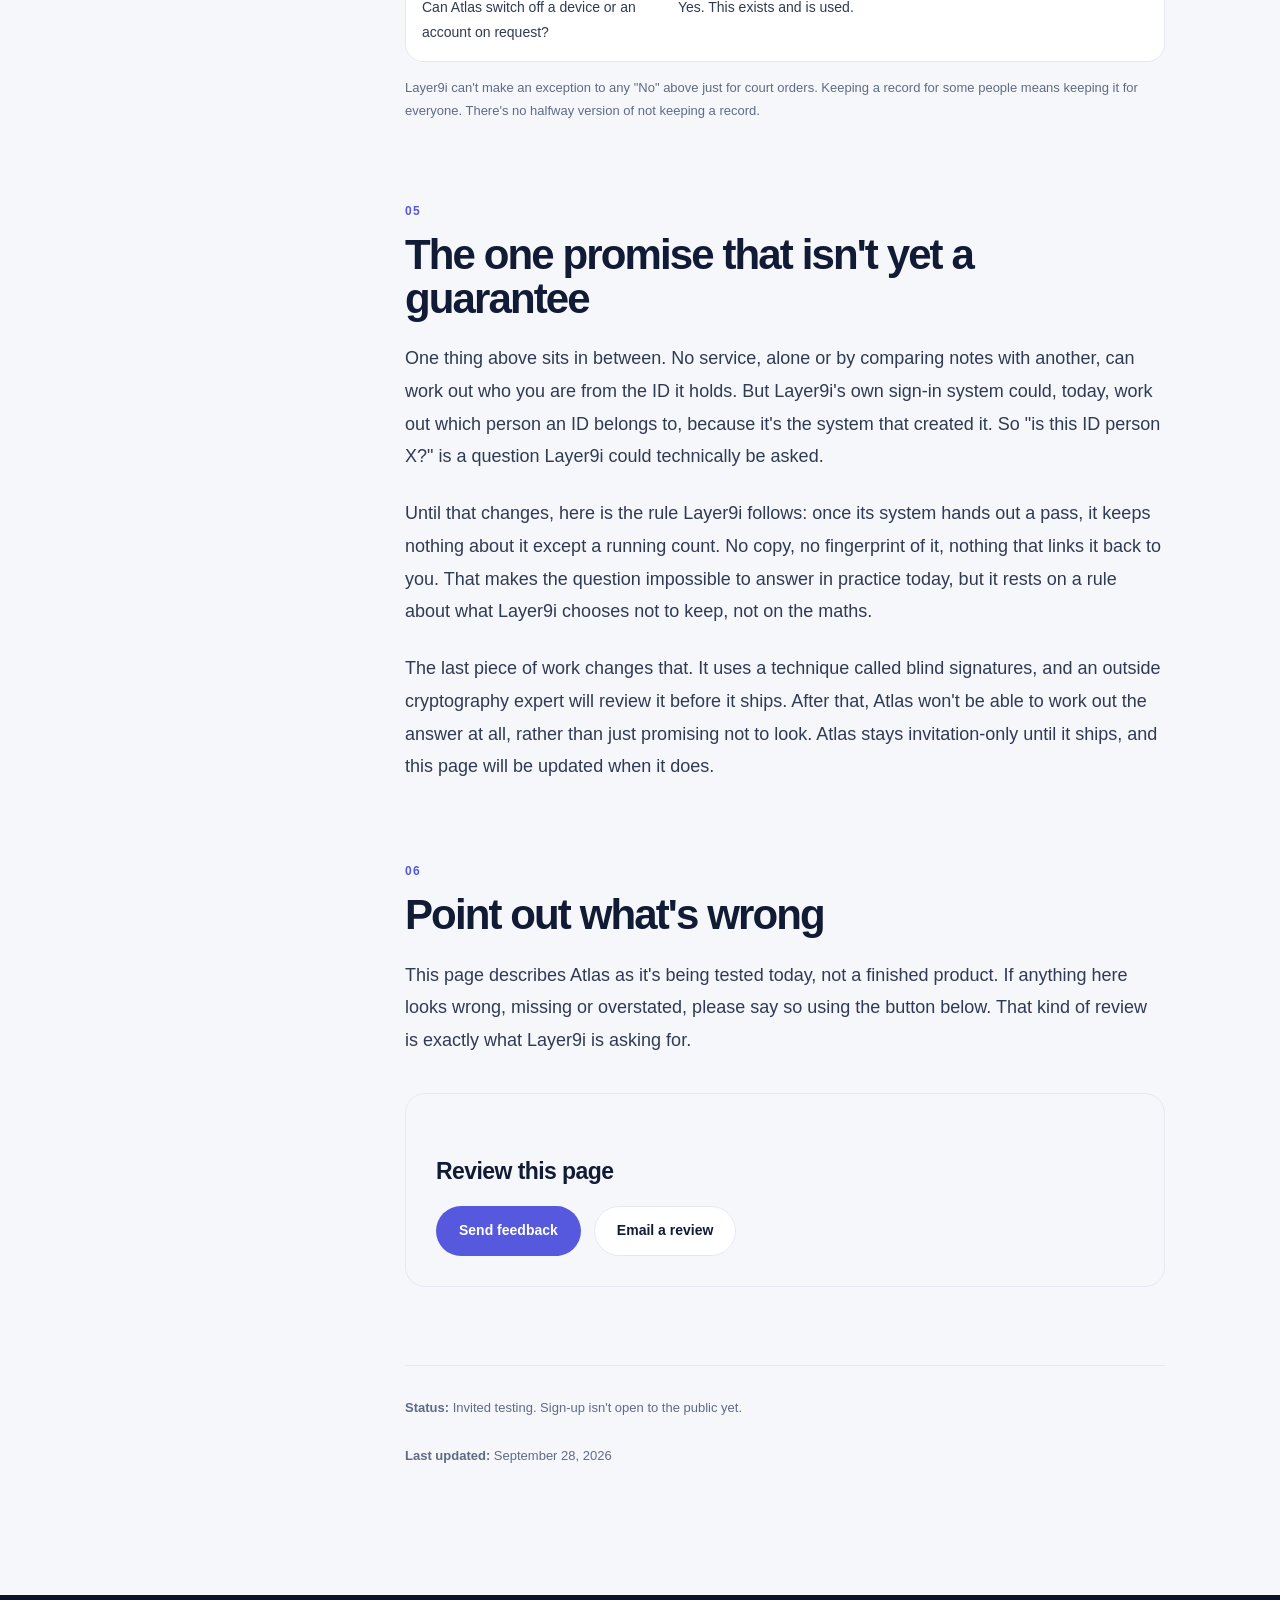
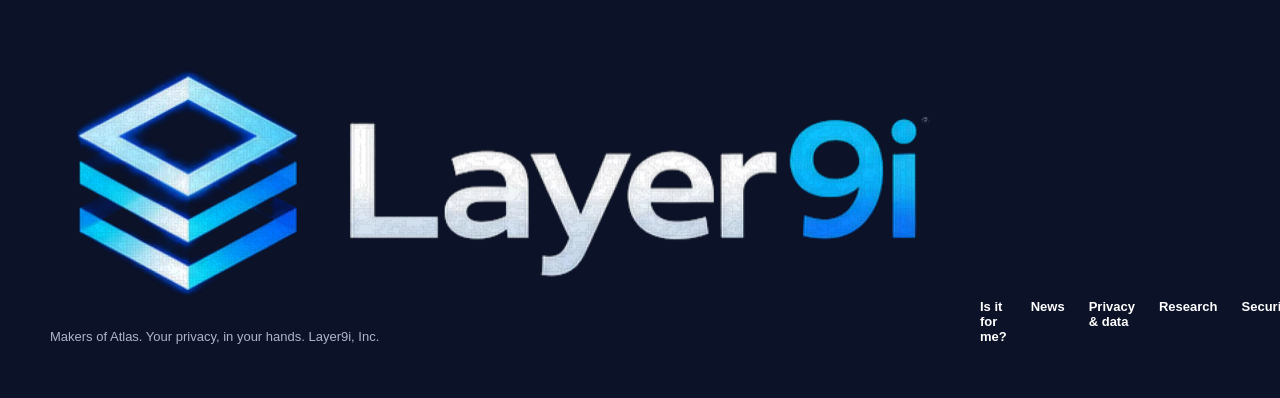
<file: trust.html>
<!doctype html>
<html lang="en">
<head>
  <meta charset="utf-8">
  <meta name="viewport" content="width=device-width,initial-scale=1">
  <meta name="description" content="What Atlas knows about you, what it is built to be unable to do, and the one place where that is still a promise rather than impossible.">
  <link rel="canonical" href="https://layer9i.com/trust.html">
  <meta property="og:type" content="website">
  <meta property="og:site_name" content="Layer9i">
  <meta property="og:url" content="https://layer9i.com/trust.html">
  <meta property="og:title" content="Privacy &amp; data — Atlas Identity | Layer9i">
  <meta property="og:description" content="What Atlas knows about you, what it is built to be unable to do, and the one place where that is still a promise rather than impossible.">
  <meta property="og:image" content="https://layer9i.com/assets/brand/atlas-share.png">
  <meta property="og:image:width" content="1200">
  <meta property="og:image:height" content="630">
  <meta property="og:image:alt" content="Layer9i Atlas: your own identity, across every service and network.">
  <meta name="twitter:card" content="summary_large_image">
  <script type="application/ld+json">{"@context":"https://schema.org","@type":"WebPage","name":"Privacy & data — Atlas Identity | Layer9i","url":"https://layer9i.com/trust.html","description":"What Atlas knows about you, what it is built to be unable to do, and the one place where that is still a promise rather than impossible.","isPartOf":{"@id":"https://layer9i.com/#site"},"publisher":{"@id":"https://layer9i.com/#org"},"breadcrumb":{"@type":"BreadcrumbList","itemListElement":[{"@type":"ListItem","position":1,"name":"Home","item":"https://layer9i.com/"},{"@type":"ListItem","position":2,"name":"Privacy & data","item":"https://layer9i.com/trust.html"}]}}</script>
  <title>Privacy &amp; data — Atlas Identity | Layer9i</title>
  <link rel="icon" type="image/svg+xml" href="assets/brand/layer9i-mark.svg">
  <link rel="stylesheet" href="style.css?v=20260929">
</head>
<body>
<header class="site-header"><div style="position: relative; z-index: 2; background: #050A1C; color: #FFFFFF; font-family: 'Montserrat', system-ui, sans-serif">
<div style="max-width: 1240px; margin: 0 auto; padding: 0 16px; box-sizing: border-box; display: flex; align-items: center; justify-content: space-between; height: 84px">
<a href="index.html" aria-label="Layer9i, makers of Atlas Identity: home" style="display: flex; align-items: center; gap: clamp(8px, 1.6vw, 16px); text-decoration: none">
<picture style="display: block"><source srcset="assets/brand/layer9i-logo.webp" type="image/webp"><img src="assets/brand/layer9i-logo.png" alt="Layer9i" width="900" height="260" style="height: clamp(18px, 5vw, 40px); width: auto; display: block"></picture>
<span aria-hidden="true" style="align-self: center; width: 1px; height: clamp(22px, 6vw, 48px); background: linear-gradient(transparent, #3FD8FF, transparent)"></span>
<picture style="display: block"><source srcset="assets/brand/atlas-logo.webp" type="image/webp"><img src="assets/brand/atlas-logo.png" alt="Atlas Identity" width="900" height="233" style="height: clamp(18px, 5vw, 40px); width: auto; display: block"></picture>
</a>
<nav class="navlinks" aria-label="Main" style="font-size: 15px; font-weight: 500">
<a href="index.html#story" style="color: #C9D3F2; text-decoration: none; margin: 0 12px">How it works</a>
<a href="index.html#app" style="color: #C9D3F2; text-decoration: none; margin: 0 12px">The app</a>
<a href="trust.html" style="color: #C9D3F2; text-decoration: none; margin: 0 12px">Privacy</a>
<a href="index.html#pricing" style="color: #C9D3F2; text-decoration: none; margin: 0 12px">Pricing</a>
<a href="news/" style="color: #C9D3F2; text-decoration: none; margin: 0 12px">What&#8217;s new</a>
</nav>
<a href="index.html#join" style="background: #FFFFFF; color: #050A1C; font-weight: 600; font-size: 15px; text-decoration: none; padding: 12px 20px; border-radius: 999px">Get early access</a>
</div>
</div>
</header>

<main>
<section class="paper-hero">
  <div class="paper-shell">
    <p class="eyebrow">Privacy &amp; data</p>
    <div class="paper-meta">
      <span>Public disclosure</span>
      <span>Invited testing</span>
      <span>Updated September 28, 2026</span>
    </div>
    <h1 class="paper-title">What Atlas knows about you, and what it can't</h1>
    <p class="paper-deck">In plain language: what Atlas does with your information today, what it's built to be unable to do, and the one place where that is still a promise Layer9i keeps rather than something it can't do.</p>

    <div class="thesis-card">
      <span class="thesis-label">In one sentence</span>
      <p>Atlas gives you an online identity that you hold yourself, not a company, and it's built so that Layer9i can't answer "where has this person been?", even if ordered to.</p>
    </div>
  </div>
</section>

<section class="paper-layout">
  <aside class="paper-toc" aria-label="Contents">
    <strong>Contents</strong>
    <a href="#what-it-is">1. What Atlas is</a>
    <a href="#built-today">2. What works today</a>
    <a href="#commitments">3. What's built in</a>
    <a href="#can-answer">4. What Layer9i could and couldn't hand over</a>
    <a href="#status">5. The one promise that isn't yet a guarantee</a>
    <a href="#questions">6. Point out what's wrong</a>
  </aside>

  <article class="paper-body">
    <section id="what-it-is">
      <p class="section-number">01</p>
      <h2>What Atlas is</h2>
      <p>Atlas is a way to prove who you are online without a company, including Layer9i, keeping a permanent file on you.</p>
      <p>Today, most services know an account, not you. Change your phone, switch carriers or lose access to one company, and you start again from nothing. Atlas starts from something only you hold, a recovery phrase, not a device or a company account. So losing a laptop or changing carriers doesn't make you a stranger to the services that already know you.</p>
      <p>Atlas doesn't replace your internet provider, and it doesn't watch, filter or block what you do online. That's deliberate, and <a href="#commitments">section 3</a> explains why. Services that want to accept Atlas are approved one at a time; it isn't open for anyone to plug into.</p>
    </section>

    <section id="built-today">
      <p class="section-number">02</p>
      <h2>What works today</h2>
      <p>Atlas is in invited testing, not open to the public yet. This is what exists and has been tested from start to finish:</p>
      <div class="definition-grid">
        <article><h3>An account only you hold</h3><p>It comes from a recovery phrase you write down when you sign up, not from any one device. Losing a device doesn't change who you are to the services that know you.</p></article>
        <article><h3>A different ID for each service</h3><p>Each service that signs you in with Atlas gets its own ID for you, never one shared ID, so services can't match you up. Today that's Layer9i's own test service; real services come next.</p></article>
        <article><h3>Proof without asking Layer9i</h3><p>Layer9i's test service checks that you are who you say using a key Layer9i publishes openly. It never has to contact Layer9i or share a secret with it to do it.</p></article>
        <article><h3>Apps on four platforms</h3><p>Mac, iPhone, Android and Windows, used by invited testers. They carry your account and, if you choose, the city sites see you connecting from.</p></article>
        <article><h3>Your choices locked on your devices</h3><p>Since September 27, 2026, the apps lock your choices on your own device before saving them. Layer9i stores only the locked copy and can't see which sites they name or where they send them.</p></article>
        <article><h3>Choose where you appear from, if you want</h3><p>You can choose the city sites see you connecting from. It's off until you turn it on, and outside services confirm it's working.</p></article>
        <article><h3>Recovery only you can do</h3><p>The key you get when you sign up is the only way back into your account or to reset it. Layer9i never has a copy.</p></article>
        <article><h3>Your account isn't tied to your traffic</h3><p>The servers your connection passes through let you in with a pass from your account, and keep no record of which account used which internet address. This is how they run today, not just a plan.</p></article>
      </div>
      <p>Not built yet: public sign-up (joining is by invitation), a second service run by someone other than Layer9i, and the last step described in <a href="#status">section 5</a>.</p>
    </section>

    <section id="commitments">
      <p class="section-number">03</p>
      <h2>What's built in</h2>
      <p>These are built into how Atlas works, not lines in a privacy policy that could be quietly changed. Each one costs Layer9i something, in exchange for not being able to be forced to hand over more.</p>
      <div class="definition-grid">
        <article><h3>Nobody else holds your recovery</h3><p>Your key is created on your device and held only by you. Layer9i keeps no copy and has no back door. The cost: if you lose it, Layer9i can't get your account back for you.</p></article>
        <article><h3>Who you are and where you connect from are kept apart</h3><p>Nothing Layer9i keeps links you directly to an internet address you've used. To connect, your device shows a valid pass. Layer9i doesn't need to know, or ask, who's holding it.</p></article>
        <article><h3>Anyone can check, no secrets needed</h3><p>Everything Atlas confirms about you is signed, and can be checked against a key Layer9i publishes. A service checks it directly instead of taking Layer9i's word for it.</p></article>
        <article><h3>Services are approved one at a time</h3><p>Atlas isn't open for any service to plug into without Layer9i knowing. Each one is approved individually, so its setup is checked in advance rather than trusted blindly.</p></article>
        <article><h3>Services can't compare notes</h3><p>The ID one service has for you can't be matched to the ID another service has, even if they share their records. This has been built in from the very first service, not added later.</p></article>
        <article><h3>Choices Layer9i can't read</h3><p>Your choices open with your key or a separate recovery code you write down, never with anything Layer9i holds. The cost: lose both, and nobody, including Layer9i, can get them back.</p></article>
        <article><h3>No watching where you go</h3><p>Atlas doesn't look at, record, filter or flag the sites you visit. Deciding what's allowed online is your internet provider's job. Atlas's job is proving who you are, and it doesn't take on the first to make the second look safer.</p></article>
      </div>
    </section>

    <section id="can-answer">
      <p class="section-number">04</p>
      <h2>What Layer9i could and couldn't hand over</h2>
      <p>This is the real test of the promises above: what could Layer9i hand over if a court ordered it to give up everything it has? The honest answer is a mix. A few things are kept because Atlas can't work without them. Much more simply isn't kept, because nothing in Atlas writes it down.</p>
      <div class="table-wrap">
        <table class="comparison-table">
          <thead><tr><th>Question</th><th>Could Layer9i answer it?</th></tr></thead>
          <tbody>
            <tr><td>Does an email address have an Atlas account, and when was it created?</td><td>Yes</td></tr>
            <tr><td>Which devices are on an account, and each device's <em>current</em> internet address?</td><td>Yes, but only what's current. No history beyond a short period.</td></tr>
            <tr><td>Which city has an account currently chosen to appear from?</td><td>Yes, the current choice only, not past choices.</td></tr>
            <tr><td>How many connection passes did an account ask for in a period?</td><td>Yes, a count only, not which passes.</td></tr>
            <tr><td>Who was using a given internet address at some point in the past?</td><td>No. Nothing is kept beyond a short period.</td></tr>
            <tr><td>Which sites do someone's choices name, and where do they send them?</td><td>No, for choices locked by the current apps. Layer9i only has a locked copy it can't open. Choices saved by apps from before September 27, 2026 stay readable until that person updates.</td></tr>
            <tr><td>Which sites did someone visit?</td><td>No. Layer9i keeps no record of the sites anyone's traffic reaches.</td></tr>
            <tr><td>Who does an ID belong to, using only what a service holds?</td><td>No. It can't be traced back without Atlas's own signing keys.</td></tr>
            <tr><td>Can Atlas switch off a device or an account on request?</td><td>Yes. This exists and is used.</td></tr>
          </tbody>
        </table>
      </div>
      <p class="table-note">Layer9i can't make an exception to any "No" above just for court orders. Keeping a record for some people means keeping it for everyone. There's no halfway version of not keeping a record.</p>
    </section>

    <section id="status">
      <p class="section-number">05</p>
      <h2>The one promise that isn't yet a guarantee</h2>
      <p>One thing above sits in between. No service, alone or by comparing notes with another, can work out who you are from the ID it holds. But Layer9i's own sign-in system could, today, work out which person an ID belongs to, because it's the system that created it. So "is this ID person X?" is a question Layer9i could technically be asked.</p>
      <p>Until that changes, here is the rule Layer9i follows: once its system hands out a pass, it keeps nothing about it except a running count. No copy, no fingerprint of it, nothing that links it back to you. That makes the question impossible to answer in practice today, but it rests on a rule about what Layer9i chooses not to keep, not on the maths.</p>
      <p>The last piece of work changes that. It uses a technique called blind signatures, and an outside cryptography expert will review it before it ships. After that, Atlas won't be able to work out the answer at all, rather than just promising not to look. Atlas stays invitation-only until it ships, and this page will be updated when it does.</p>
    </section>

    <section id="questions">
      <p class="section-number">06</p>
      <h2>Point out what's wrong</h2>
      <p>This page describes Atlas as it's being tested today, not a finished product. If anything here looks wrong, missing or overstated, please say so using the button below. That kind of review is exactly what Layer9i is asking for.</p>
      <div class="review-cta">
        <h3>Review this page</h3>
        <a class="button button-primary" href="https://research.layer9i.com/review.html">Send feedback</a>
        <a class="button button-secondary" href="mailto:info@layer9i.com?subject=Trust%20page%20review">Email a review</a>
      </div>
    </section>

    <footer class="paper-status">
      <p><strong>Status:</strong> Invited testing. Sign-up isn't open to the public yet.</p>
      <p><strong>Last updated:</strong> September 28, 2026</p>
    </footer>
  </article>
</section>
</main>

<footer class="site-footer">
  <div class="container footer-grid">
    <div><a class="brand footer-brand" href="./"><picture style="display: block"><source srcset="assets/brand/layer9i-logo.webp" type="image/webp"><img loading="lazy" decoding="async" class="brand-logo" src="assets/brand/layer9i-logo.png" alt="Layer9i" width="900" height="260"></picture></a><p>Makers of Atlas. Your privacy, in your hands. Layer9i, Inc.</p></div>
    <div class="footer-links"><a href="./#for-you">Is it for me?</a><a href="news/">News</a><a href="trust.html">Privacy &amp; data</a><a href="https://research.layer9i.com">Research</a><a href="atlas/investors/security/">Security</a></div>
  </div>
</footer>
<script src="assets/js/site.js"></script>
</body>
</html>
</file>
<file: style.css>
:root {
  --ink: #121b35;
  --muted: #5f6b85;
  --line: #e4e8f2;
  --surface: #f6f7fb;
  --white: #ffffff;
  --accent: #5659dd;
  --accent-dark: #4548c4;
  --accent-soft: #eef0ff;
  --dark: #111831;
  --max: 1180px;
  --radius: 24px;
  --shadow: 0 28px 70px rgba(34, 42, 91, 0.11);
}

* {
  box-sizing: border-box;
}

html {
  scroll-behavior: smooth;
}

body {
  margin: 0;
  color: var(--ink);
  background: var(--surface);
  font-family: Inter, ui-sans-serif, -apple-system, BlinkMacSystemFont, "Segoe UI",
    Helvetica, Arial, sans-serif;
  -webkit-font-smoothing: antialiased;
}

a {
  color: inherit;
  text-decoration: none;
}

.container {
  width: min(calc(100% - 40px), var(--max));
  margin: 0 auto;
}

.site-header {
  position: sticky;
  top: 0;
  z-index: 50;
  background: rgba(255, 255, 255, 0.92);
  border-bottom: 1px solid var(--line);
  backdrop-filter: blur(16px);
}

.nav-wrap {
  min-height: 76px;
  display: flex;
  align-items: center;
  justify-content: space-between;
  gap: 24px;
}

.brand {
  display: inline-flex;
  align-items: center;
  gap: 11px;
  font-weight: 800;
  letter-spacing: -0.02em;
}

.brand-mark {
  width: 36px;
  height: 36px;
  display: grid;
  place-items: center;
  color: var(--white);
  background: var(--accent);
  border-radius: 11px;
  font-size: 25px;
  line-height: 1;
}

.site-nav {
  display: flex;
  align-items: center;
  gap: 30px;
  color: #53607a;
  font-size: 14px;
  font-weight: 700;
}

.site-nav a:hover,
.footer-links a:hover,
.text-link:hover,
.card-link:hover {
  color: var(--accent);
}

.nav-button {
  padding: 12px 19px;
  color: var(--accent) !important;
  border: 1px solid var(--accent);
  border-radius: 999px;
}

.menu-toggle {
  display: none;
}

.hero {
  position: relative;
  overflow: hidden;
  padding: 40px 0 98px;
  background:
    radial-gradient(circle at 82% 25%, rgba(86, 89, 221, 0.12), transparent 31%),
    linear-gradient(180deg, #fff 0%, #f8f9fd 100%);
}

.hero::after {
  content: "";
  position: absolute;
  width: 480px;
  height: 480px;
  right: -210px;
  bottom: -260px;
  border: 1px solid rgba(86, 89, 221, 0.18);
  border-radius: 50%;
}

.hero-grid {
  display: grid;
  grid-template-columns: 1.04fr 0.96fr;
  align-items: center;
  gap: 76px;
}

.eyebrow {
  margin: 0 0 24px;
  color: var(--accent);
  font-size: 12px;
  font-weight: 850;
  letter-spacing: 0.18em;
  text-transform: uppercase;
}

h1,
h2,
h3,
p {
  margin-top: 0;
}

h1 {
  max-width: 760px;
  margin-bottom: 24px;
  font-size: clamp(52px, 6.2vw, 88px);
  line-height: 0.99;
  letter-spacing: -0.065em;
}

h1 span {
  display: block;
  color: var(--accent);
}

h2 {
  margin-bottom: 22px;
  font-size: clamp(36px, 4vw, 56px);
  line-height: 1.04;
  letter-spacing: -0.045em;
}

h3 {
  margin-bottom: 13px;
  font-size: 23px;
  line-height: 1.18;
  letter-spacing: -0.025em;
}

.hero-intro {
  max-width: 710px;
  margin-bottom: 30px;
  color: var(--muted);
  font-size: 20px;
  line-height: 1.65;
}

.hero-actions,
.review-actions {
  display: flex;
  flex-wrap: wrap;
  gap: 13px;
}

.button {
  display: inline-flex;
  align-items: center;
  justify-content: center;
  min-height: 50px;
  padding: 0 22px;
  border: 1px solid transparent;
  border-radius: 999px;
  font-size: 14px;
  font-weight: 800;
  transition: transform 160ms ease, background 160ms ease;
}

.button:hover {
  transform: translateY(-2px);
}

.button-primary {
  color: var(--white);
  background: var(--accent);
}

.button-primary:hover {
  background: var(--accent-dark);
}

.button-secondary {
  color: var(--ink);
  background: var(--white);
  border-color: var(--line);
}

.microcopy {
  max-width: 690px;
  margin: 22px 0 0;
  color: #7a8499;
  font-size: 13px;
  line-height: 1.6;
}

.hero-visual {
  display: flex;
  flex-direction: column;
  align-items: center;
  gap: 28px;
}

.hero-visual .presence-card {
  width: 100%;
}

.hero-video-badge {
  position: relative;
  width: 75%;
  max-width: 100%;
  overflow: hidden;
  background: var(--white);
  border: 1px solid var(--line);
  border-radius: 16px;
  box-shadow: var(--shadow);
}

.hero-video-badge video {
  display: block;
  width: 100%;
  aspect-ratio: 16 / 9;
  background: #000;
}

.hero-video-badge-download {
  position: absolute;
  top: 8px;
  right: 8px;
  display: grid;
  place-items: center;
  width: 28px;
  height: 28px;
  color: var(--ink);
  background: rgba(255, 255, 255, 0.92);
  border-radius: 50%;
  font-size: 13px;
  line-height: 1;
  box-shadow: 0 4px 10px rgba(30, 39, 79, 0.12);
}

.presence-card {
  position: relative;
  min-height: 490px;
  background: rgba(255, 255, 255, 0.84);
  border: 1px solid rgba(221, 225, 239, 0.95);
  border-radius: 30px;
  box-shadow: var(--shadow);
}

.orbit {
  position: absolute;
  inset: 50%;
  border: 1px solid rgba(86, 89, 221, 0.22);
  border-radius: 50%;
  transform: translate(-50%, -50%);
}

.orbit-outer {
  width: 78%;
  aspect-ratio: 1;
}

.orbit-inner {
  width: 49%;
  aspect-ratio: 1;
}

.presence-center {
  position: absolute;
  top: 50%;
  left: 50%;
  width: 120px;
  height: 120px;
  display: grid;
  place-items: center;
  color: var(--white);
  background: var(--accent);
  border: 17px solid var(--accent-soft);
  border-radius: 50%;
  transform: translate(-50%, -50%);
  font-size: 17px;
  font-weight: 900;
  text-transform: uppercase;
}

.node {
  position: absolute;
  padding: 9px 14px;
  color: #546079;
  background: var(--white);
  border: 1px solid #dce1ed;
  border-radius: 999px;
  box-shadow: 0 8px 20px rgba(30, 39, 79, 0.05);
  font-size: 12px;
  font-weight: 800;
  white-space: nowrap;
}

.node-bank {
  left: 5%;
  top: 10%;
}

.node-employer {
  right: -2%;
  top: 14%;
}

.node-network {
  right: -8%;
  top: 49%;
}

.node-government {
  right: 2%;
  bottom: 10%;
}

.node-platform {
  left: 0;
  bottom: 4%;
}

.diagram-caption {
  position: absolute;
  right: 36px;
  bottom: 25px;
  left: 36px;
  margin: 0;
  color: #7d869a;
  font-size: 12px;
  line-height: 1.5;
  text-align: center;
}

.section {
  padding: 104px 0;
}

.section-white {
  background: var(--white);
}

.split {
  display: grid;
  grid-template-columns: 0.9fr 1.1fr;
  gap: 100px;
}

.prose {
  color: var(--muted);
  font-size: 19px;
  line-height: 1.75;
}

.prose p:last-child {
  margin-bottom: 0;
}

.section-heading {
  display: flex;
  align-items: end;
  justify-content: space-between;
  gap: 30px;
  margin-bottom: 42px;
}

.section-heading h2,
.section-heading .eyebrow {
  margin-bottom: 0;
}

.text-link,
.card-link {
  color: var(--accent);
  font-weight: 800;
}

.publication-grid {
  display: grid;
  grid-template-columns: repeat(3, 1fr);
  gap: 20px;
}

.publication {
  padding: 31px;
  background: var(--white);
  border: 1px solid var(--line);
  border-radius: var(--radius);
}

.publication.featured {
  box-shadow: var(--shadow);
}

.publication p {
  color: var(--muted);
  line-height: 1.65;
}

.status-row {
  display: flex;
  justify-content: space-between;
  align-items: center;
  gap: 16px;
  margin-bottom: 34px;
}

.paper-number {
  color: var(--accent);
  font-size: 12px;
  font-weight: 850;
  letter-spacing: 0.08em;
  text-transform: uppercase;
}

.status {
  padding: 7px 10px;
  border-radius: 999px;
  font-size: 10px;
  font-weight: 850;
  letter-spacing: 0.08em;
  text-transform: uppercase;
}

.status.published {
  color: #267451;
  background: #e9f7f0;
}

.status.planned {
  color: #66718a;
  background: #eef0f5;
}

.section-dark {
  color: var(--white);
  background: var(--dark);
}

.section-heading.light .eyebrow {
  color: #a7a9ff;
}

.principle-grid {
  display: grid;
  grid-template-columns: repeat(4, 1fr);
  gap: 1px;
  overflow: hidden;
  border: 1px solid rgba(255, 255, 255, 0.11);
  border-radius: var(--radius);
  background: rgba(255, 255, 255, 0.11);
}

.principle-grid article {
  min-height: 278px;
  padding: 32px;
  background: var(--dark);
}

.principle-grid span {
  display: block;
  margin-bottom: 58px;
  color: #a7a9ff;
  font-size: 13px;
  font-weight: 850;
}

.principle-grid p {
  color: #aeb6cc;
  line-height: 1.65;
}

.section-review {
  background:
    radial-gradient(circle at 15% 65%, rgba(86, 89, 221, 0.13), transparent 27%),
    var(--white);
}

.review-grid {
  display: grid;
  grid-template-columns: 0.85fr 1.15fr;
  align-items: start;
  gap: 80px;
}

.review-lead {
  color: var(--accent);
  font-size: 24px;
  font-weight: 750;
}

.review-panel {
  padding: 38px;
  background: var(--surface);
  border: 1px solid var(--line);
  border-radius: var(--radius);
}

.review-panel > p {
  font-weight: 850;
}

.review-panel ul {
  margin: 0 0 30px;
  padding-left: 21px;
  color: var(--muted);
  line-height: 1.9;
}

.audience {
  padding-top: 60px;
  background: var(--white);
  border-top: 1px solid var(--line);
}

.audience-list {
  display: flex;
  flex-wrap: wrap;
  gap: 11px;
}

.audience-list span {
  padding: 11px 16px;
  color: #59657c;
  background: var(--surface);
  border: 1px solid var(--line);
  border-radius: 999px;
  font-size: 13px;
  font-weight: 750;
}

.site-footer {
  padding: 54px 0;
  color: #aeb6cc;
  background: #0c1227;
}

.footer-grid {
  display: flex;
  align-items: flex-end;
  justify-content: space-between;
  gap: 30px;
}

.footer-brand {
  color: var(--white);
}

.site-footer p {
  margin: 16px 0 0;
  font-size: 13px;
}

.footer-links {
  display: flex;
  gap: 24px;
  color: var(--white);
  font-size: 13px;
  font-weight: 750;
}

@media (max-width: 980px) {
  .hero-grid,
  .split,
  .review-grid {
    grid-template-columns: 1fr;
  }

  .hero-grid,
  .split,
  .review-grid {
    gap: 52px;
  }

  .presence-card {
    min-height: 440px;
  }

  .publication-grid {
    grid-template-columns: 1fr;
  }

  .principle-grid {
    grid-template-columns: 1fr 1fr;
  }
}

@media (max-width: 760px) {
  .container {
    width: min(calc(100% - 28px), var(--max));
  }

  .nav-wrap {
    min-height: 68px;
  }

  .menu-toggle {
    display: inline-flex;
    padding: 9px 13px;
    color: var(--ink);
    background: var(--white);
    border: 1px solid var(--line);
    border-radius: 10px;
    font: inherit;
    font-size: 13px;
    font-weight: 800;
  }

  .site-nav {
    position: absolute;
    top: 68px;
    right: 14px;
    left: 14px;
    display: none;
    align-items: stretch;
    padding: 18px;
    background: var(--white);
    border: 1px solid var(--line);
    border-radius: 18px;
    box-shadow: var(--shadow);
  }

  .site-nav.open {
    display: flex;
    flex-direction: column;
    gap: 8px;
  }

  .site-nav a {
    padding: 11px;
  }

  .hero {
    padding: 65px 0 74px;
  }

  h1 {
    font-size: clamp(47px, 15vw, 68px);
  }

  .hero-intro {
    font-size: 18px;
  }

  .presence-card {
    min-height: 390px;
  }

  .presence-center {
    width: 100px;
    height: 100px;
  }

  .node {
    padding: 7px 10px;
    font-size: 10px;
  }

  .section {
    padding: 76px 0;
  }

  .section-heading {
    align-items: flex-start;
    flex-direction: column;
  }

  .principle-grid {
    grid-template-columns: 1fr;
  }

  .principle-grid article {
    min-height: auto;
  }

  .principle-grid span {
    margin-bottom: 30px;
  }

  .footer-grid {
    align-items: flex-start;
    flex-direction: column;
  }
}


/* Atlas Paper and review pages */
.paper-hero {
  padding: 76px 0 58px;
  background: linear-gradient(180deg,#fff 0%,#f8f9fd 100%);
  border-bottom: 1px solid var(--line);
}
.paper-shell { width: min(calc(100% - 40px), 960px); margin: 0 auto; }
.paper-meta { display:flex; flex-wrap:wrap; gap:10px 20px; margin-bottom:24px; color:var(--muted); font-size:12px; font-weight:800; text-transform:uppercase; letter-spacing:.08em; }
.paper-title { max-width:900px; margin-bottom:20px; font-size:clamp(48px,7vw,78px); line-height:1; letter-spacing:-.06em; }
.paper-deck { max-width:760px; color:var(--muted); font-size:23px; line-height:1.55; }
.thesis-card { margin-top:42px; padding:28px 30px; background:var(--accent-soft); border:1px solid #dfe2ff; border-radius:20px; }
.thesis-label { display:block; margin-bottom:10px; color:var(--accent-dark); font-size:11px; font-weight:900; letter-spacing:.12em; text-transform:uppercase; }
.thesis-card p { margin:0; font-size:20px; line-height:1.6; font-weight:700; }
.paper-layout { width:min(calc(100% - 40px),1180px); margin:0 auto; display:grid; grid-template-columns:220px minmax(0,760px); gap:70px; justify-content:center; padding:72px 0 104px; }
.paper-toc { position:sticky; top:104px; align-self:start; display:grid; gap:10px; color:var(--muted); font-size:13px; line-height:1.4; }
.paper-toc strong { margin-bottom:8px; color:var(--ink); }
.paper-toc a:hover { color:var(--accent); }
.paper-body { color:#303a52; font-size:18px; line-height:1.82; }
.paper-body section { scroll-margin-top:100px; margin-bottom:78px; }
.paper-body h2 { margin-bottom:22px; color:var(--ink); font-size:42px; }
.paper-body h3 { margin-top:34px; color:var(--ink); }
.paper-body p { margin-bottom:24px; }
.paper-body ul,.paper-body ol { padding-left:24px; }
.paper-body li { margin-bottom:11px; }
.section-number { margin-bottom:10px !important; color:var(--accent); font-size:12px; font-weight:900; letter-spacing:.12em; }
.paper-body blockquote { margin:40px 0; padding:8px 0 8px 25px; border-left:4px solid var(--accent); color:var(--ink); font-size:25px; line-height:1.5; font-weight:750; }
.definition-grid,.principle-cards,.review-question-grid { display:grid; grid-template-columns:repeat(2,1fr); gap:16px; margin:32px 0; }
.definition-grid article,.principle-cards article,.review-question-grid article { padding:24px; background:var(--surface); border:1px solid var(--line); border-radius:18px; }
.definition-grid h3,.principle-cards h3,.review-question-grid h3 { margin-top:0; font-size:19px; }
.definition-grid p,.principle-cards p,.review-question-grid p { margin-bottom:0; color:var(--muted); font-size:15px; line-height:1.65; }
.review-question-grid span { color:var(--accent); font-size:12px; font-weight:900; }
.table-wrap { overflow-x:auto; margin:30px 0 14px; border:1px solid var(--line); border-radius:18px; }
.comparison-table { width:100%; min-width:760px; border-collapse:collapse; background:var(--white); font-size:14px; }
.comparison-table th,.comparison-table td { padding:15px 16px; border-bottom:1px solid var(--line); text-align:left; vertical-align:top; }
.comparison-table th { color:var(--ink); background:var(--surface); }
.comparison-table tr:last-child td { border-bottom:0; }
.table-note { color:var(--muted); font-size:13px; }
.question-list li { margin-bottom:18px; padding-left:8px; }
.review-cta { margin-top:36px; padding:30px; background:var(--surface); border:1px solid var(--line); border-radius:20px; }
.review-cta .button { margin:8px 8px 0 0; }
.paper-status { padding-top:30px; border-top:1px solid var(--line); color:var(--muted); font-size:13px; }
.review-template { overflow-x:auto; padding:24px; background:#111831; color:#edf0ff; border-radius:18px; font:14px/1.75 ui-monospace,SFMono-Regular,Menlo,Consolas,monospace; white-space:pre-wrap; }
@media (max-width:900px) {
  .paper-layout { grid-template-columns:1fr; gap:36px; }
  .paper-toc { position:static; padding:22px; background:var(--white); border:1px solid var(--line); border-radius:18px; }
}
@media (max-width:650px) {
  .paper-shell,.paper-layout { width:min(calc(100% - 28px),960px); }
  .definition-grid,.principle-cards,.review-question-grid { grid-template-columns:1fr; }
  .paper-body h2 { font-size:34px; }
  .paper-title { font-size:clamp(42px,13vw,60px); }
}

/* Atlas Journal and article pages */
.article-hero {
  padding: 76px 0 58px;
  background: linear-gradient(180deg, #ffffff 0%, #f8f9fd 100%);
  border-bottom: 1px solid var(--line);
}

.article-shell {
  width: min(calc(100% - 40px), 860px);
  margin: 0 auto;
}

.article-kicker {
  display: flex;
  flex-wrap: wrap;
  gap: 10px 20px;
  margin-bottom: 24px;
  color: var(--muted);
  font-size: 12px;
  font-weight: 800;
  letter-spacing: 0.08em;
  text-transform: uppercase;
}

.article-title {
  max-width: 900px;
  margin-bottom: 20px;
  font-size: clamp(48px, 7vw, 78px);
  line-height: 1;
  letter-spacing: -0.06em;
}

.article-deck {
  max-width: 760px;
  margin-bottom: 0;
  color: var(--muted);
  font-size: 23px;
  line-height: 1.55;
}

.article-body {
  padding: 72px 0 104px;
  background: var(--white);
  color: #303a52;
  font-size: 18px;
  line-height: 1.82;
}

.article-body p {
  margin-bottom: 24px;
}

.article-body h2 {
  margin-top: 58px;
  margin-bottom: 22px;
  color: var(--ink);
  font-size: 42px;
}

.article-body blockquote {
  margin: 40px 0;
  padding: 8px 0 8px 25px;
  border-left: 4px solid var(--accent);
  color: var(--ink);
  font-size: 25px;
  font-weight: 750;
  line-height: 1.5;
}

.article-list {
  display: grid;
  gap: 20px;
}

.article-list .publication {
  width: 100%;
}

.callout,
.article-next {
  margin: 38px 0;
  padding: 28px 30px;
  background: var(--accent-soft);
  border: 1px solid #dfe2ff;
  border-radius: 20px;
}

.callout strong {
  display: block;
  margin-bottom: 10px;
  color: var(--accent-dark);
}

.article-next {
  margin-top: 60px;
  background: var(--surface);
  border-color: var(--line);
}

.article-next h3 {
  font-size: 28px;
}

.article-next p {
  color: var(--muted);
}

@media (max-width: 650px) {
  .article-shell {
    width: min(calc(100% - 28px), 860px);
  }

  .article-title {
    font-size: clamp(42px, 13vw, 60px);
  }

  .article-deck {
    font-size: 20px;
  }

  .article-body {
    padding: 56px 0 78px;
  }

  .article-body h2 {
    font-size: 34px;
  }
}


/* Atlas diagram library and embedded technical drawings */
.diagram-library { padding: 72px 0 104px; background: var(--surface); }
.diagram-grid { display: grid; gap: 28px; }
.diagram-card { padding: 30px; background: var(--white); border: 1px solid var(--line); border-radius: var(--radius); box-shadow: 0 14px 38px rgba(34,42,91,.06); }
.diagram-card-head { display:flex; align-items:flex-start; justify-content:space-between; gap:24px; margin-bottom:22px; }
.diagram-card-head h2 { margin: 6px 0 0; font-size: clamp(27px,3vw,38px); }
.diagram-card > p { color:var(--muted); font-size:16px; line-height:1.65; }
.diagram-preview { display:block; overflow:hidden; margin-bottom:22px; background:#fff; border:1px solid var(--line); border-radius:18px; }
.diagram-preview img { display:block; width:100%; height:auto; }
.technical-figure { margin: 38px 0 54px; }
.technical-figure img { display:block; width:100%; height:auto; background:#fff; border:1px solid var(--line); border-radius:18px; }
.technical-figure figcaption { padding:14px 4px 0; color:var(--muted); font-size:14px; line-height:1.55; }
.figure-actions { display:flex; flex-wrap:wrap; gap:10px; margin-top:14px; }
@media (max-width:650px) { .diagram-card { padding:20px; } .diagram-card-head { flex-direction:column; } }

/* Homepage journey / progress timeline */
.journey { padding: 8px 0 12px; background: var(--white); }
.journey-list { position: relative; margin: 40px 0 0; padding: 0; list-style: none; counter-reset: journey; }
.journey-list::before { content: ""; position: absolute; top: 6px; bottom: 6px; left: 23px; width: 2px; background: var(--line); }
.journey-item { position: relative; display: grid; grid-template-columns: 48px 1fr; gap: 22px; padding-bottom: 34px; }
.journey-item:last-child { padding-bottom: 0; }
.journey-num { position: relative; z-index: 1; display: flex; align-items: center; justify-content: center; width: 48px; height: 48px; border-radius: 50%; background: var(--dark); color: var(--white); font-weight: 850; font-size: 16px; }
.journey-item.is-done .journey-num { background: var(--accent); }
.journey-item.is-now .journey-num { background: var(--accent); box-shadow: 0 0 0 6px var(--accent-soft); }
.journey-item.is-next .journey-num { background: var(--white); color: var(--muted); border: 2px solid var(--line); }
.journey-body { padding-top: 3px; }
.journey-head { display: flex; flex-wrap: wrap; align-items: center; gap: 10px; margin-bottom: 8px; }
.journey-head h3 { margin: 0; font-size: 20px; }
.journey-body p { margin: 0 0 10px; color: var(--muted); font-size: 15.5px; line-height: 1.65; }
.journey-body .card-link { font-size: 14px; font-weight: 750; }
.status.live { color: #1f6fb2; background: #e9f2fb; }
.status.open { color: #9a6b12; background: #fdf3e0; }
@media (max-width: 650px) {
  .journey-item { grid-template-columns: 40px 1fr; gap: 16px; }
  .journey-num { width: 40px; height: 40px; font-size: 14px; }
}

/* Atlas Pitch — single-page explainer */
.pitch-hero { padding: 96px 0 70px; background: radial-gradient(circle at 82% 20%, rgba(86,89,221,.14), transparent 32%), linear-gradient(180deg,#fff 0%,#f8f9fd 100%); border-bottom: 1px solid var(--line); }
.pitch-hero h1 { max-width: 880px; }
.pitch-lead { max-width: 720px; color: var(--muted); font-size: 21px; line-height: 1.65; }
.pitch-section { padding: 88px 0; }
.pitch-section.section-white + .pitch-section.section-white { border-top: 1px solid var(--line); }
.pitch-block { max-width: 760px; }
.pitch-block h2 { font-size: clamp(30px,3.4vw,44px); }
.pitch-block p { color: var(--muted); font-size: 18px; line-height: 1.75; margin-bottom: 18px; }
.pitch-block p:last-child { margin-bottom: 0; }
.pitch-tag { display: inline-block; margin-bottom: 18px; padding: 6px 14px; border-radius: 999px; background: var(--accent-soft); color: var(--accent-dark); font-size: 12px; font-weight: 850; letter-spacing: .06em; text-transform: uppercase; }
.pitch-cta { margin-top: 46px; padding: 40px; background: var(--dark); border-radius: var(--radius); color: var(--white); display: flex; flex-wrap: wrap; align-items: center; justify-content: space-between; gap: 24px; }
.pitch-cta h3 { margin: 0 0 6px; font-size: 26px; }
.pitch-cta p { margin: 0; color: #aeb6cc; }
@media (max-width: 650px) {
  .pitch-hero { padding: 66px 0 50px; }
  .pitch-section { padding: 60px 0; }
}

/* Atlas Investor Deck */
.deck-header { position: sticky; top: 0; z-index: 40; padding: 18px 0; background: rgba(255,255,255,.94); border-bottom: 1px solid var(--line); backdrop-filter: blur(10px); }
.deck-header .container { display: flex; align-items: center; justify-content: space-between; gap: 16px; flex-wrap: wrap; }
.deck-meta { color: var(--muted); font-size: 13px; font-weight: 750; }
.deck-wrap { padding: 56px 0 104px; background: var(--surface); }
.deck-slide { max-width: 980px; margin: 0 auto 40px; padding: 64px 72px; background: var(--white); border: 1px solid var(--line); border-radius: 28px; box-shadow: var(--shadow); }
.deck-slide-dark { background: var(--dark); color: var(--white); border-color: rgba(255,255,255,.08); }
.deck-slide-dark .deck-num, .deck-slide-dark .eyebrow { color: #a7a9ff; }
.deck-slide-dark p, .deck-slide-dark li { color: #c7cbe0; }
.deck-num { margin-bottom: 16px; color: var(--accent); font-size: 12px; font-weight: 900; letter-spacing: .14em; text-transform: uppercase; }
.deck-slide h2 { font-size: clamp(28px,3.2vw,42px); margin-bottom: 22px; }
.deck-slide p { color: var(--muted); font-size: 17px; line-height: 1.7; margin-bottom: 16px; }
.deck-slide p:last-child { margin-bottom: 0; }
.deck-slide ul { margin: 0; padding-left: 22px; color: var(--muted); font-size: 16px; line-height: 1.85; }
.deck-slide-cover { text-align: center; padding: 96px 60px; }
.deck-slide-cover h1 { font-size: clamp(44px,6vw,68px); margin-bottom: 18px; }
.deck-slide-cover p { max-width: 600px; margin: 0 auto; color: #aeb6cc; font-size: 19px; }
.deck-grid { display: grid; grid-template-columns: 1fr 1fr; gap: 14px; margin-top: 8px; }
.deck-grid div { padding: 18px 20px; background: var(--surface); border: 1px solid var(--line); border-radius: 16px; font-size: 15px; color: var(--ink); font-weight: 700; }
.deck-slide-dark .deck-grid div { background: rgba(255,255,255,.06); border-color: rgba(255,255,255,.1); color: #fff; }
@media print {
  .site-header, .deck-header, .site-footer, .no-print { display: none !important; }
  body { background: #fff; }
  .deck-wrap { padding: 0; background: #fff; }
  .deck-slide { box-shadow: none; border: none; border-radius: 0; page-break-after: always; margin: 0; max-width: none; width: 100%; padding: 56px 64px; -webkit-print-color-adjust: exact; print-color-adjust: exact; }
  .deck-slide:last-child { page-break-after: auto; }
  .deck-slide-dark { background: var(--dark) !important; -webkit-print-color-adjust: exact; print-color-adjust: exact; }
}
@media (max-width: 650px) {
  .deck-slide { padding: 40px 26px; }
  .deck-grid { grid-template-columns: 1fr; }
}
</file>
